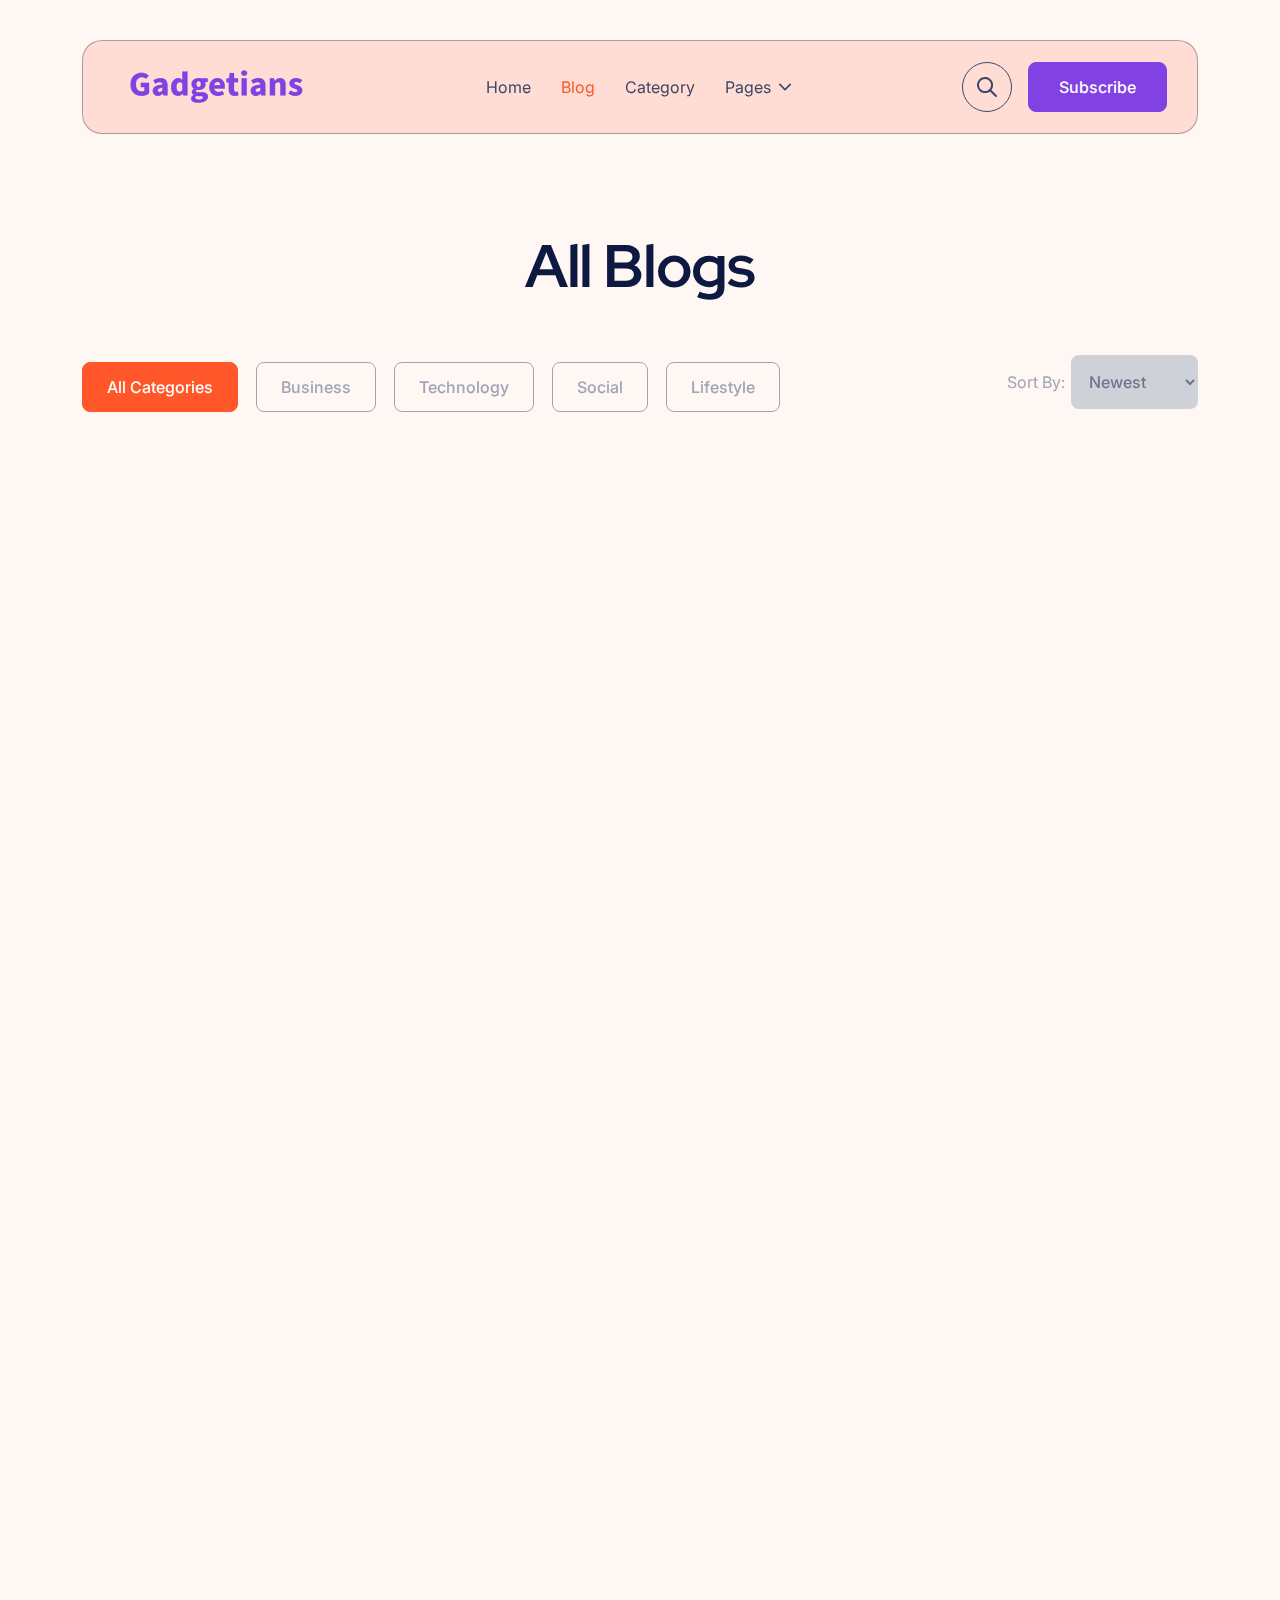
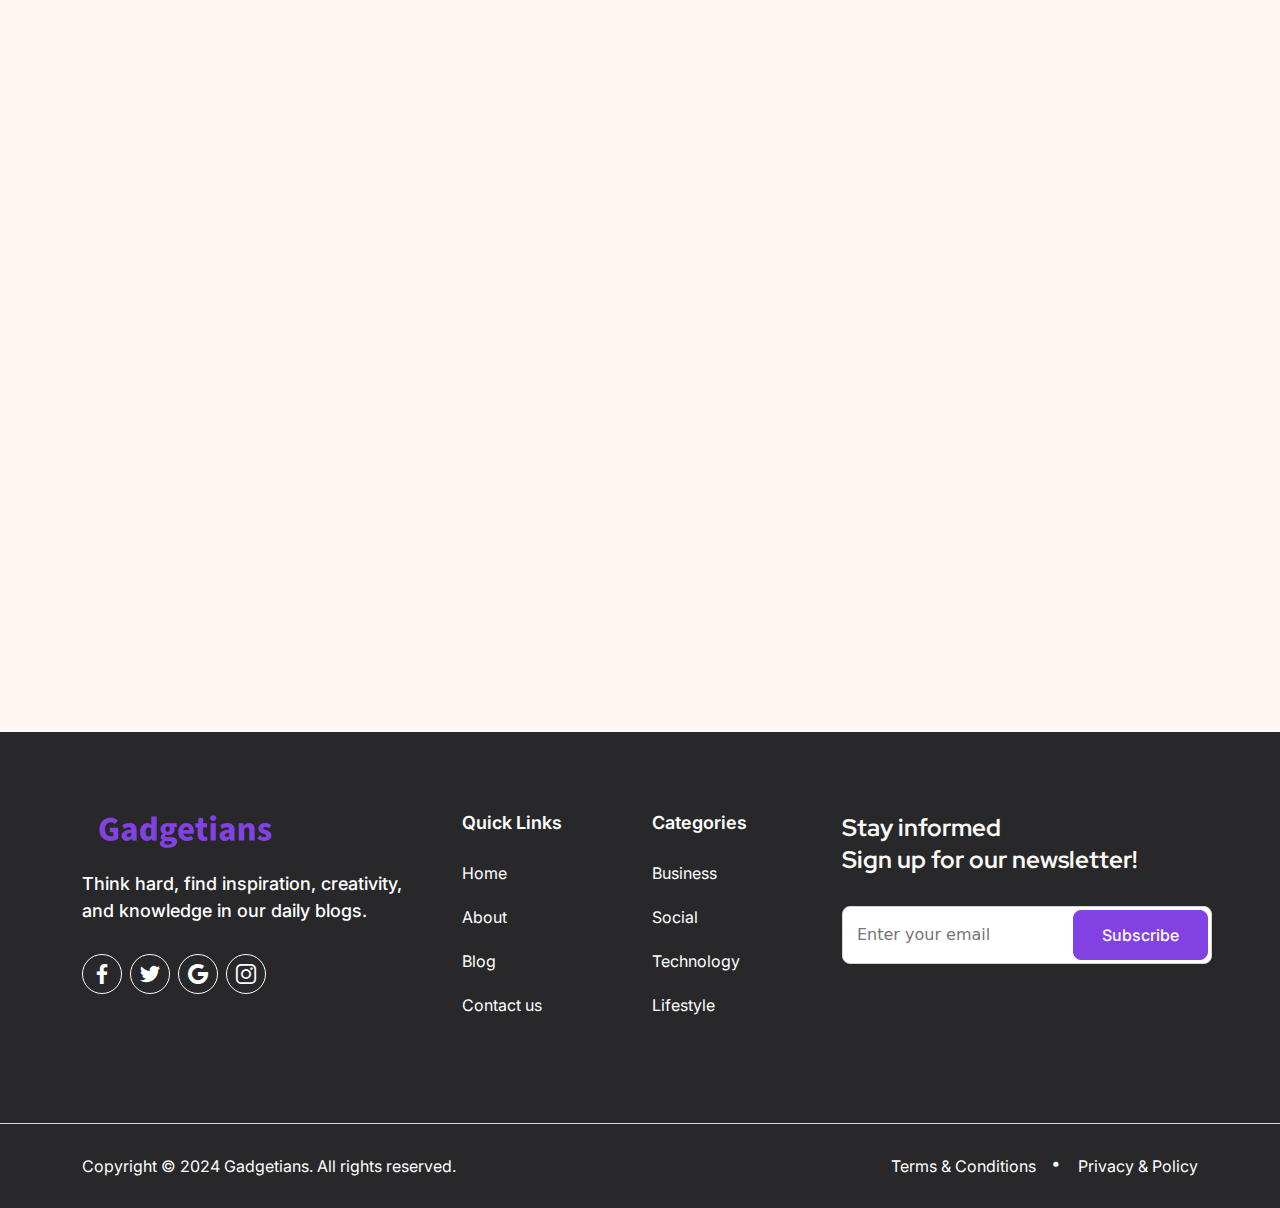
<file: all-blog-1.html>
<!DOCTYPE html>
<html lang="en">

<head>
    <meta charset="UTF-8">
    <meta name="viewport" content="width=device-width, initial-scale=1.0">
    <title>Gadgetians | All Blogs</title>
    <!-- Favicon -->
    <link rel="icon" type="image/x-icon" href="assets/images/favicon.ico">
    <!-- Inter, Red Hat Display Google Font -->
    <link rel="preconnect" href="https://fonts.googleapis.com">
    <link rel="preconnect" href="https://fonts.gstatic.com" crossorigin>
    <link
        href="https://fonts.googleapis.com/css2?family=Inter:wght@100..900&family=Red+Hat+Display:ital,wght@0,300..900;1,300..900&display=swap"
        rel="stylesheet">
    <!-- Flaticon-->
    <link rel="stylesheet" href="assets/css/fonts/flaticon_mycollection.css">
    <!-- Bootstrap -->
    <link rel="stylesheet" href="assets/css/bootstrap.min.css">
    <!-- Meanmenu CSS -->
    <link rel="stylesheet" href="assets/css/meanmenu.css">
    <!-- Slick Slider -->
    <link rel="stylesheet" href="assets/css/slick-theme.css">
    <link rel="stylesheet" href="assets/css/slick.css">
    <!-- AOS CSS -->
    <link rel="stylesheet" href="assets/css/aos.css">
    <!-- ligghtbox -->
    <link rel="stylesheet" href="assets/css/lightboxify.min.css">
    <!-- Style CSS -->
    <link rel="stylesheet" href="assets/css/style.css">
    <!-- Responsive CSS -->
    <link rel="stylesheet" href="assets/css/responsive.css">
</head>

<body>
    <!-- Header 1 Section Start -->
    <header id="header" class="header cr-border-bottom">
        <div class="ark-nav">
            <div class="container d-none d-lg-block">
                <div class="header-inner">
                    <a href="index.html" class="logo">
                        <img src="assets/images/icons/Logo.png" alt="logo">
                    </a>
                    <nav class="mainmenu" style="display: block;">
                        <ul>
                            <li class="cr-dropdown">
                                <a href="index.html">Home</a>
                            </li>
                            <li class="cr-dropdown">
                                <a class="active" href="all-blog-1.html">Blog</a>
                            </li>
                            <li class="cr-dropdown">
                                <a href="category-1.html">Category</a>
                            </li>
                            <li class="cr-dropdown last-element">
                                <a href="#">Pages <i class="flaticon-arrow-down-sign-to-navigate"></i></a>
                                <ul>
                                    <li>
                                        <a href="blog-details-2.html">Blog Details</a>
                                    </li>
                                    <li>
                                        <a href="coming-soon.html">ComingSoon</a>
                                    </li>
                                    <li>
                                        <a href="error-404.html">Error</a>
                                    </li>
                                </ul>
                            </li>
                        </ul>
                    </nav>

                    <div class="ark-header-button d-lg-block d-none">
                        <div class="d-flex gap-3">
                            <button type="button" class="open_search"><i class="flaticon-search"></i></button>
                            <div class="search_block">
                                <div class="search_box">
                                    <div class="inner">
                                        <input type="text" name="search" class="search_input" autocomplete="off"
                                            placeholder="Search here...">
                                        <button type="button" class="search_icon"><i
                                                class="flaticon-search"></i></button>
                                    </div>
                                </div>
                                <div class="overlayer"></div>
                            </div>
                            <a href="#ark-newsletter" role="button" class="btn-text btn-violet">Subscribe</a>
                        </div>
                    </div>
                </div>
            </div>
            <div class="mobile-menu-wrap d-block d-lg-none">
                <div class="container">
                    <div class="mobile-menu">
                        <div class="ark-mobile-menu">
                            <a href="index.html" class="mobile-logo">
                                <img src="assets/images/icons/Logo.png" alt="logo">
                            </a>
                            <div class="ark-header-button d-lg-none">
                                <div class="d-flex gap-3">
                                    <button type="button" class="open_search"><i class="flaticon-search"></i></button>
                                    <div class="search_block">
                                        <div class="search_box">
                                            <div class="inner">
                                                <input type="text" name="search" class="search_input" autocomplete="off"
                                                    placeholder="Search here...">
                                                <button type="button" class="search_icon"><i
                                                        class="flaticon-search"></i></button>
                                            </div>
                                        </div>
                                        <div class="overlayer"></div>
                                    </div>
                                </div>
                            </div>
                        </div>
                    </div>
                </div>
            </div>
        </div>
    </header>
    <!-- Header 1 Section End -->



    <!-- All Blogs Section Start -->
    <div id="ark-all-blog" class="ark-all-blog ark-all-blog-3">
        <div class="ark-all-blog-area">
            <div class="container">
                <div class="all-blogs-content all-blogs-content-2">
                    <div class="section-title" data-aos="fade-down">
                        <h2 class="text-center">All Blogs</h2>
                    </div>
                    <div class="tab-section" data-aos="fade-up">
                        <ul class="nav nav-pills" id="pills-tab" role="tablist">
                            <li class="nav-item" role="presentation">
                                <button class="nav-link active" id="pills-all-tab" data-bs-toggle="pill"
                                    data-bs-target="#pills-all" type="button" role="tab" aria-controls="pills-all"
                                    aria-selected="true">All Categories</button>
                            </li>
                            <li class="nav-item" role="presentation">
                                <button class="nav-link" id="pills-business-tab" data-bs-toggle="pill"
                                    data-bs-target="#pills-business" type="button" role="tab"
                                    aria-controls="pills-business" aria-selected="false">Business</button>
                            </li>
                            <li class="nav-item" role="presentation">
                                <button class="nav-link" id="pills-technology-tab" data-bs-toggle="pill"
                                    data-bs-target="#pills-technology" type="button" role="tab"
                                    aria-controls="pills-technology" aria-selected="false">Technology</button>
                            </li>
                            <li class="nav-item" role="presentation">
                                <button class="nav-link" id="pills-social-tab" data-bs-toggle="pill"
                                    data-bs-target="#pills-social" type="button" role="tab" aria-controls="pills-social"
                                    aria-selected="false">Social</button>
                            </li>
                            <li class="nav-item" role="presentation">
                                <button class="nav-link" id="pills-lifestyle-tab" data-bs-toggle="pill"
                                    data-bs-target="#pills-lifestyle" type="button" role="tab"
                                    aria-controls="pills-lifestyle" aria-selected="false">Lifestyle</button>
                            </li>
                        </ul>
                        <div class="sort-btn-dropdown">
                            <p class="">Sort By:</p>
                            <select>
                                <option>Newest</option>
                                <option>Oldest</option>
                            </select>
                        </div>
                    </div>

                    <div class="tab-content" id="pills-tabContent">
                        <div class="tab-pane fade show active" id="pills-all" role="tabpanel"
                            aria-labelledby="pills-all-tab" tabindex="0">
                            <div class="row">
                                <div class="col-xl-4 col-lg-6 col-md-6 mb-4" data-aos="fade-up"
                                    data-aos-anchor-placement="top-center">
                                    <div class="all-single-blog-3">
                                        <a href="blog-details-2.html"><img src="assets/images/blog-6.png"
                                                alt="Blog Img"></a>
                                        <div class="content-box">
                                            <div class="d-flex align-item-center gap-2 mb-2">
                                                <a href="category-1.html" class="category">Business</a>
                                                <p class="date"><i class="flaticon-calendar"></i>10 Oct, 2024</p>
                                                <p class="reading-time"><i class="flaticon-circle"></i>4 min read</p>
                                            </div>
                                            <a href="blog-details-2.html" class="title">Samsung Galaxy S25 Ultra leaks:
                                                What’s new and exciting!</a>
                                            <a class="continue-btn" href="blog-details-2.html" role="button">Continue
                                                Reading <i class="flaticon-next"></i></a>
                                        </div>
                                    </div>
                                </div>
                                <div class="col-xl-4 col-lg-6 col-md-6 mb-4" data-aos="fade-up"
                                    data-aos-anchor-placement="top-center">
                                    <div class="all-single-blog-3">
                                        <a href="blog-details-2.html"><img src="assets/images/blog-20.png"
                                                alt="Blog Img"></a>
                                        <div class="content-box">
                                            <div class="d-flex align-item-center gap-2 mb-2">
                                                <a href="category-1.html" class="category">Lifestyle</a>
                                                <p class="date"><i class="flaticon-calendar"></i>12 Oct, 2024</p>
                                                <p class="reading-time"><i class="flaticon-circle"></i>3 min read</p>
                                            </div>
                                            <a href="blog-details-2.html" class="title">Gearing Up for the 2024
                                                Olympics: Bring Your Cyber-Protection Game</a>
                                            <a class="continue-btn" href="blog-details-2.html" role="button">Continue
                                                Reading <i class="flaticon-next"></i></a>
                                        </div>
                                    </div>
                                </div>
                                <div class="col-xl-4 col-lg-6 col-md-6 mb-4" data-aos="fade-up"
                                    data-aos-anchor-placement="top-center">
                                    <div class="all-single-blog-3">
                                        <a href="blog-details-2.html"><img src="assets/images/blog-12.png"
                                                alt="Blog Img"></a>
                                        <div class="content-box">
                                            <div class="d-flex align-item-center gap-2 mb-2">
                                                <a href="category-1.html" class="category">Business</a>
                                                <p class="date"><i class="flaticon-calendar"></i>10 Oct, 2024</p>
                                                <p class="reading-time"><i class="flaticon-circle"></i>5 min read</p>
                                            </div>
                                            <a href="blog-details-2.html" class="title">Compelling New Headphones From
                                                Heavys and Sonos</a>
                                            <a class="continue-btn" href="blog-details-2.html" role="button">Continue
                                                Reading <i class="flaticon-next"></i></a>
                                        </div>
                                    </div>
                                </div>
                                <div class="col-xl-4 col-lg-6 col-md-6 mb-4" data-aos="fade-up"
                                    data-aos-anchor-placement="top-center">
                                    <div class="all-single-blog-3">
                                        <a href="blog-details-2.html"><img src="assets/images/blog-10.png"
                                                alt="Blog Img"></a>
                                        <div class="content-box">
                                            <div class="d-flex align-item-center gap-2 mb-2">
                                                <a href="category-1.html" class="category">Lifestyle</a>
                                                <p class="date"><i class="flaticon-calendar"></i>16 Oct, 2024</p>
                                                <p class="reading-time"><i class="flaticon-circle"></i>4 min read</p>
                                            </div>
                                            <a href="blog-details-2.html" class="title">Strong Basics: The Building
                                                Blocks of Software Engineering</a>
                                            <a class="continue-btn" href="blog-details-2.html" role="button">Continue
                                                Reading <i class="flaticon-next"></i></a>
                                        </div>
                                    </div>
                                </div>
                                <div class="col-xl-4 col-lg-6 col-md-6 mb-4" data-aos="fade-up"
                                    data-aos-anchor-placement="top-center">
                                    <div class="all-single-blog-3">
                                        <a href="blog-details-2.html"><img src="assets/images/blog-2.png"
                                                alt="Blog Img"></a>
                                        <div class="content-box">
                                            <div class="d-flex align-item-center gap-2 mb-2">
                                                <a href="category-1.html" class="category">Technology</a>
                                                <p class="date"><i class="flaticon-calendar"></i>03 Oct, 2024</p>
                                                <p class="reading-time"><i class="flaticon-circle"></i>4 min read</p>
                                            </div>
                                            <a href="blog-details-2.html" class="title">Osmo Action 5 Pro Standard
                                                Combo: Powerful All-New 1/1.3″ Sensor by DJI on Gadget Flow</a>
                                            <a class="continue-btn" href="blog-details-2.html" role="button">Continue
                                                Reading <i class="flaticon-next"></i></a>
                                        </div>
                                    </div>
                                </div>
                                <div class="col-xl-4 col-lg-6 col-md-6 mb-4" data-aos="fade-up"
                                    data-aos-anchor-placement="top-center">
                                    <div class="all-single-blog-3">
                                        <a href="blog-details-2.html"><img src="assets/images/blog-5.png"
                                                alt="Blog Img"></a>
                                        <div class="content-box">
                                            <div class="d-flex align-item-center gap-2 mb-2">
                                                <a href="category-1.html" class="category">Business</a>
                                                <p class="date"><i class="flaticon-calendar"></i>10 Oct, 2024</p>
                                                <p class="reading-time"><i class="flaticon-circle"></i>4 min read</p>
                                            </div>
                                            <a href="blog-details-2.html" class="title">M4 MacBook Pro leaks: 4 amazing
                                                new features</a>
                                            <a class="continue-btn" href="blog-details-2.html" role="button">Continue
                                                Reading <i class="flaticon-next"></i></a>
                                        </div>
                                    </div>
                                </div>
                                <div class="col-xl-4 col-lg-6 col-md-6 mb-4" data-aos="fade-up"
                                    data-aos-anchor-placement="top-center">
                                    <div class="all-single-blog-3">
                                        <a href="blog-details-2.html"><img src="assets/images/blog-19.png"
                                                alt="Blog Img"></a>
                                        <div class="content-box">
                                            <div class="d-flex align-item-center gap-2 mb-2">
                                                <a href="category-1.html" class="category">Business</a>
                                                <p class="date"><i class="flaticon-calendar"></i>11 Oct, 2024</p>
                                                <p class="reading-time"><i class="flaticon-circle"></i>4 min read</p>
                                            </div>
                                            <a href="blog-details-2.html" class="title">Google Taking Pre-Orders for Its
                                                First Foldable Phone</a>
                                            <a class="continue-btn" href="blog-details-2.html" role="button">Continue
                                                Reading <i class="flaticon-next"></i></a>
                                        </div>
                                    </div>
                                </div>
                                <div class="col-xl-4 col-lg-6 col-md-6 mb-4" data-aos="fade-up"
                                    data-aos-anchor-placement="top-center">
                                    <div class="all-single-blog-3">
                                        <a href="blog-details-2.html"><img src="assets/images/blog-18.png"
                                                alt="Blog Img"></a>
                                        <div class="content-box">
                                            <div class="d-flex align-item-center gap-2 mb-2">
                                                <a href="category-1.html" class="category">Business</a>
                                                <p class="date"><i class="flaticon-calendar"></i>10 Oct, 2024</p>
                                                <p class="reading-time"><i class="flaticon-circle"></i>4 min read</p>
                                            </div>
                                            <a href="blog-details-2.html" class="title">Unresolved Conflicts Slow eSIM
                                                Upgrade Path to Better IoT Security</a>
                                            <a class="continue-btn" href="blog-details-2.html" role="button">Continue
                                                Reading <i class="flaticon-next"></i></a>
                                        </div>
                                    </div>
                                </div>
                                <div class="col-xl-4 col-lg-6 col-md-6 mb-4" data-aos="fade-up"
                                    data-aos-anchor-placement="top-center">
                                    <div class="all-single-blog-3">
                                        <a href="blog-details-2.html"><img src="assets/images/blog-15.png"
                                                alt="Blog Img"></a>
                                        <div class="content-box">
                                            <div class="d-flex align-item-center gap-2 mb-2">
                                                <a href="category-1.html" class="category">Lifestyle</a>
                                                <p class="date"><i class="flaticon-calendar"></i>10 Oct, 2024</p>
                                                <p class="reading-time"><i class="flaticon-circle"></i>4 min read</p>
                                            </div>
                                            <a href="blog-details-2.html" class="title">Get to Know SevaCare | Blood
                                                Pressure Monitor & Pulse Oximeter</a>
                                            <a class="continue-btn" href="blog-details-2.html" role="button">Continue
                                                Reading <i class="flaticon-next"></i></a>
                                        </div>
                                    </div>
                                </div>
                            </div>
                        </div>
                        <div class="tab-pane fade" id="pills-business" role="tabpanel"
                            aria-labelledby="pills-business-tab" tabindex="0">
                            <div class="row">
                                <div class="col-xl-4 col-lg-6 col-md-6 mb-4">
                                    <div class="all-single-blog-3">
                                        <a href="blog-details-2.html"><img src="assets/images/blog-9.png"
                                                alt="Blog Img"></a>
                                        <div class="content-box">
                                            <div class="d-flex align-item-center gap-2 mb-2">
                                                <a href="category-1.html" class="category">Business</a>
                                                <p class="date"><i class="flaticon-calendar"></i>10 May, 2024</p>
                                                <p class="reading-time"><i class="flaticon-circle"></i>4 min read</p>
                                            </div>
                                            <a href="blog-details-2.html" class="title">Navigating the Future of Remote
                                                Work,
                                                Strategies for
                                                Success</a>
                                            <a class="continue-btn" href="blog-details-2.html" role="button">Continue
                                                Reading <i class="flaticon-next"></i></a>
                                        </div>
                                    </div>
                                </div>
                            </div>
                        </div>
                        <div class="tab-pane fade" id="pills-technology" role="tabpanel"
                            aria-labelledby="pills-technology-tab" tabindex="0">
                            <div class="row">
                                <div class="col-xl-4 col-lg-6 col-md-6 mb-4">
                                    <div class="all-single-blog-3">
                                        <a href="blog-details-2.html"><img src="assets/images/blog-5.png"
                                                alt="Blog Img"></a>
                                        <div class="content-box">
                                            <div class="d-flex align-item-center gap-2 mb-2">
                                                <a href="category-1.html" class="category">Technology</a>
                                                <p class="date"><i class="flaticon-calendar"></i>10 Oct, 2024</p>
                                                <p class="reading-time"><i class="flaticon-circle"></i>4 min read</p>
                                            </div>
                                            <a href="blog-details-2.html" class="title">M4 MacBook Pro leaks: 4 amazing
                                                new features</a>
                                            <a class="continue-btn" href="blog-details-2.html" role="button">Continue
                                                Reading <i class="flaticon-next"></i></a>
                                        </div>
                                    </div>
                                </div>
                            </div>
                        </div>
                        <div class="tab-pane fade" id="pills-social" role="tabpanel" aria-labelledby="pills-social-tab"
                            tabindex="0">
                            <div class="row">
                                <div class="col-xl-4 col-lg-6 col-md-6 mb-4">
                                    <div class="all-single-blog-3">
                                        <a href="blog-details-2.html"><img src="assets/images/blog-5.png"
                                                alt="Blog Img"></a>
                                        <div class="content-box">
                                            <div class="d-flex align-item-center gap-2 mb-2">
                                                <a href="category-1.html" class="category">Social</a>
                                                <p class="date"><i class="flaticon-calendar"></i>10 Oct, 2024</p>
                                                <p class="reading-time"><i class="flaticon-circle"></i>4 min read</p>
                                            </div>
                                            <a href="blog-details-2.html" class="title">M4 MacBook Pro leaks: 4 amazing
                                                new features</a>
                                            <a class="continue-btn" href="blog-details-2.html" role="button">Continue
                                                Reading <i class="flaticon-next"></i></a>
                                        </div>
                                    </div>
                                </div>
                            </div>
                        </div>
                        <div class="tab-pane fade" id="pills-lifestyle" role="tabpanel"
                            aria-labelledby="pills-lifestyle-tab" tabindex="0">
                            <div class="row">
                                <div class="col-xl-4 col-lg-6 col-md-6 mb-4">
                                    <div class="all-single-blog-3">
                                        <a href="blog-details-2.html"><img src="assets/images/blog-5.png"
                                                alt="Blog Img"></a>
                                        <div class="content-box">
                                            <div class="d-flex align-item-center gap-2 mb-2">
                                                <a href="category-1.html" class="category">Lifestyle</a>
                                                <p class="date"><i class="flaticon-calendar"></i>10 Oct, 2024</p>
                                                <p class="reading-time"><i class="flaticon-circle"></i>4 min read</p>
                                            </div>
                                            <a href="blog-details-2.html" class="title">M4 MacBook Pro leaks: 4 amazing
                                                new features</a>
                                            <a class="continue-btn" href="blog-details-2.html" role="button">Continue
                                                Reading <i class="flaticon-next"></i></a>
                                        </div>
                                    </div>
                                </div>
                            </div>
                        </div>
                    </div>
                </div>
                <div class="blog-pagination-box-2" data-aos="fade-up">
                    <div class="blog-pagination-2 blog-pagination-5">
                        <nav aria-label="Page">
                            <ul class="pagination">
                                <li class="page-item"><a class="page-link" href="#"><i
                                            class="flaticon-left-arrow"></i></a></li>
                                <li class="page-item"><a class="page-link active" href="#">1</a></li>
                                <li class="page-item"><a class="page-link" href="#">2</a></li>
                                <li class="page-item"><a class="page-link" href="#">3</a></li>
                                <li class="page-item"><a class="page-link" href="#">3</a></li>
                                <li class="page-item"><a class="page-link" href="#">5</a></li>
                                <li class="page-item"><a class="page-link" href="#">...</a></li>
                                <li class="page-item"><a class="page-link" href="#">10</a></li>
                                <li class="page-item"><a class="page-link" href="#"><i
                                            class="flaticon-right-arrow"></i></a></li>
                            </ul>
                        </nav>
                    </div>
                </div>
            </div>
        </div>
    </div>
    <!-- All Blogs Section End -->



    <!-- Instagram Image 1 Section Start -->
    <div id="insta-gallary" class="insta-gallary section-pt">
        <div class="insta-gallary-area">
            <div class="">
                <div class="insta-gallary-content-2">
                    <div class="section-title mb-12" data-aos="fade-down">
                        <h3 class="text-center">Follow Me On Instagram</h3>
                    </div>
                    <div class="lightbox">
                        <div class="lightbox-item" data-aos="zoom-in" data-src="assets/images/gallery-6-min.jpeg"
                            data-caption="image 1">
                            <img src="assets/images/gallery-6-min.jpeg" alt="images">
                        </div>
                        <div class="lightbox-item" data-aos="zoom-in" data-src="assets/images/gallery-10-min.jpeg"
                            data-caption="image 2">
                            <img src="assets/images/gallery-10-min.jpeg" alt="images">
                        </div>
                        <div class="lightbox-item" data-aos="zoom-in" data-src="assets/images/gallery-11-min.png"
                            data-caption="image 3">
                            <img src="assets/images/gallery-11-min.png" alt="images">
                        </div>
                        <div class="lightbox-item" data-aos="zoom-in" data-src="assets/images/gallery-12-min.jpeg"
                            data-caption="image 4">
                            <img src="assets/images/gallery-12-min.jpeg" alt="images">
                        </div>
                        <div class="lightbox-item" data-aos="zoom-in" data-src="assets/images/gallery-9-min.png"
                            data-caption="image 5">
                            <img src="assets/images/gallery-9-min.png" alt="images">
                        </div>
                    </div>
                </div>
            </div>
        </div>
    </div>
    <!-- Instagram Image 1 Section End -->



    <!-- Scroll To Top Start -->
    <button id="scrollToTop" class="scrollToTop" data-aos="zoom-in"><i class="flaticon-right"></i></button>
    <!-- Scroll To Top End -->



    <!-- Footer Section start-->
    <div id="footer-1" class="footer-1">
        <div class="footer-area">
            <div class="container">
                <div class="footer-content">
                    <div class="row">
                        <div class="col-lg-4 col-md-6 mb-4">
                            <div class="footer-menu">
                                <a href="index.html"><img src="assets/images/icons/Logo.png" alt="Site logo"></a>
                                <p class="text">Think hard, find inspiration, creativity, and knowledge in our daily
                                    blogs.</p>
                                <ul class="social-icon d-flex gap-2">
                                    <li><a href="#"><i class="flaticon-facebook-app-symbol"></i></a></li>
                                    <li><a href="#"><i class="flaticon-twitter"></i></a></li>
                                    <li><a href="#"><i class="flaticon-google"></i></a></li>
                                    <li><a href="#"><i class="flaticon-instagram"></i></a></li>
                                </ul>
                            </div>
                        </div>
                        <div class="col-lg-2 col-md-6 mb-4">
                            <div class="footer-menu">
                                <p class="menu-category">Quick Links</p>
                                <ul class="menu-list">
                                    <li><a href="index.html">Home</a></li>
                                    <li><a href="index-2.html">About</a></li>
                                    <li><a href="all-blog-1.html">Blog</a></li>
                                    <li><a href="all-blog-2.html">Contact us</a></li>
                                </ul>
                            </div>
                        </div>
                        <div class="col-lg-2 col-md-6 mb-4">
                            <div class="footer-menu">
                                <p class="menu-category">Categories</p>
                                <ul class="menu-list">
                                    <li><a href="category-1.html">Business</a></li>
                                    <li><a href="category-2.html">Social</a></li>
                                    <li><a href="category-1.html">Technology</a></li>
                                    <li><a href="category-2.html">Lifestyle</a></li>
                                </ul>
                            </div>
                        </div>
                        <div class="col-lg-4 col-md-6">
                            <div class="footer-menu">
                                <h6>Stay informed <br>Sign up for our newsletter!</h6>
                                <form class="email-form">
                                    <input type="email" required class="email-form-input"
                                        placeholder="Enter your email">
                                    <button type="submit" class="btn-text btn-violet subscribe-btn">Subscribe</button>
                                </form>
                            </div>
                        </div>
                    </div>
                </div>
            </div>
            <hr class="hr-line">
            <div class="container">
                <div class="copyright-section">
                    <p class="text">Copyright © 2024 Gadgetians. All rights reserved.</p>
                    <div class="d-flex gap-3 align-item-center">
                        <a class="text" href="#">Terms & Conditions</a>
                        <i class="flaticon-circle"></i>
                        <a class="text" href="#">Privacy & Policy</a>
                    </div>
                </div>
            </div>
        </div>
    </div>
    <!-- Footer Section End-->



    <!-- jQuery -->
    <script src="assets/js/jquery-3.7.1.min.js"></script>
    <!-- Bootstrap -->
    <script src="assets/js/bootstrap.bundle.min.js"></script>
    <!-- Meanmenu -->
    <script src="assets/js/jquery.meanmenu.js"></script>
    <!-- Slick Slider -->
    <script src="assets/js/slick.min.js"></script>
    <!-- AOS Js -->
    <script src="assets/js/aos.js"></script>
    <!-- Lightbox -->
    <script src="assets/js/lightboxify.min.js"></script>
    <!-- Main Script -->
    <script src="assets/js/main.js"></script>
</body>

</html>
</file>
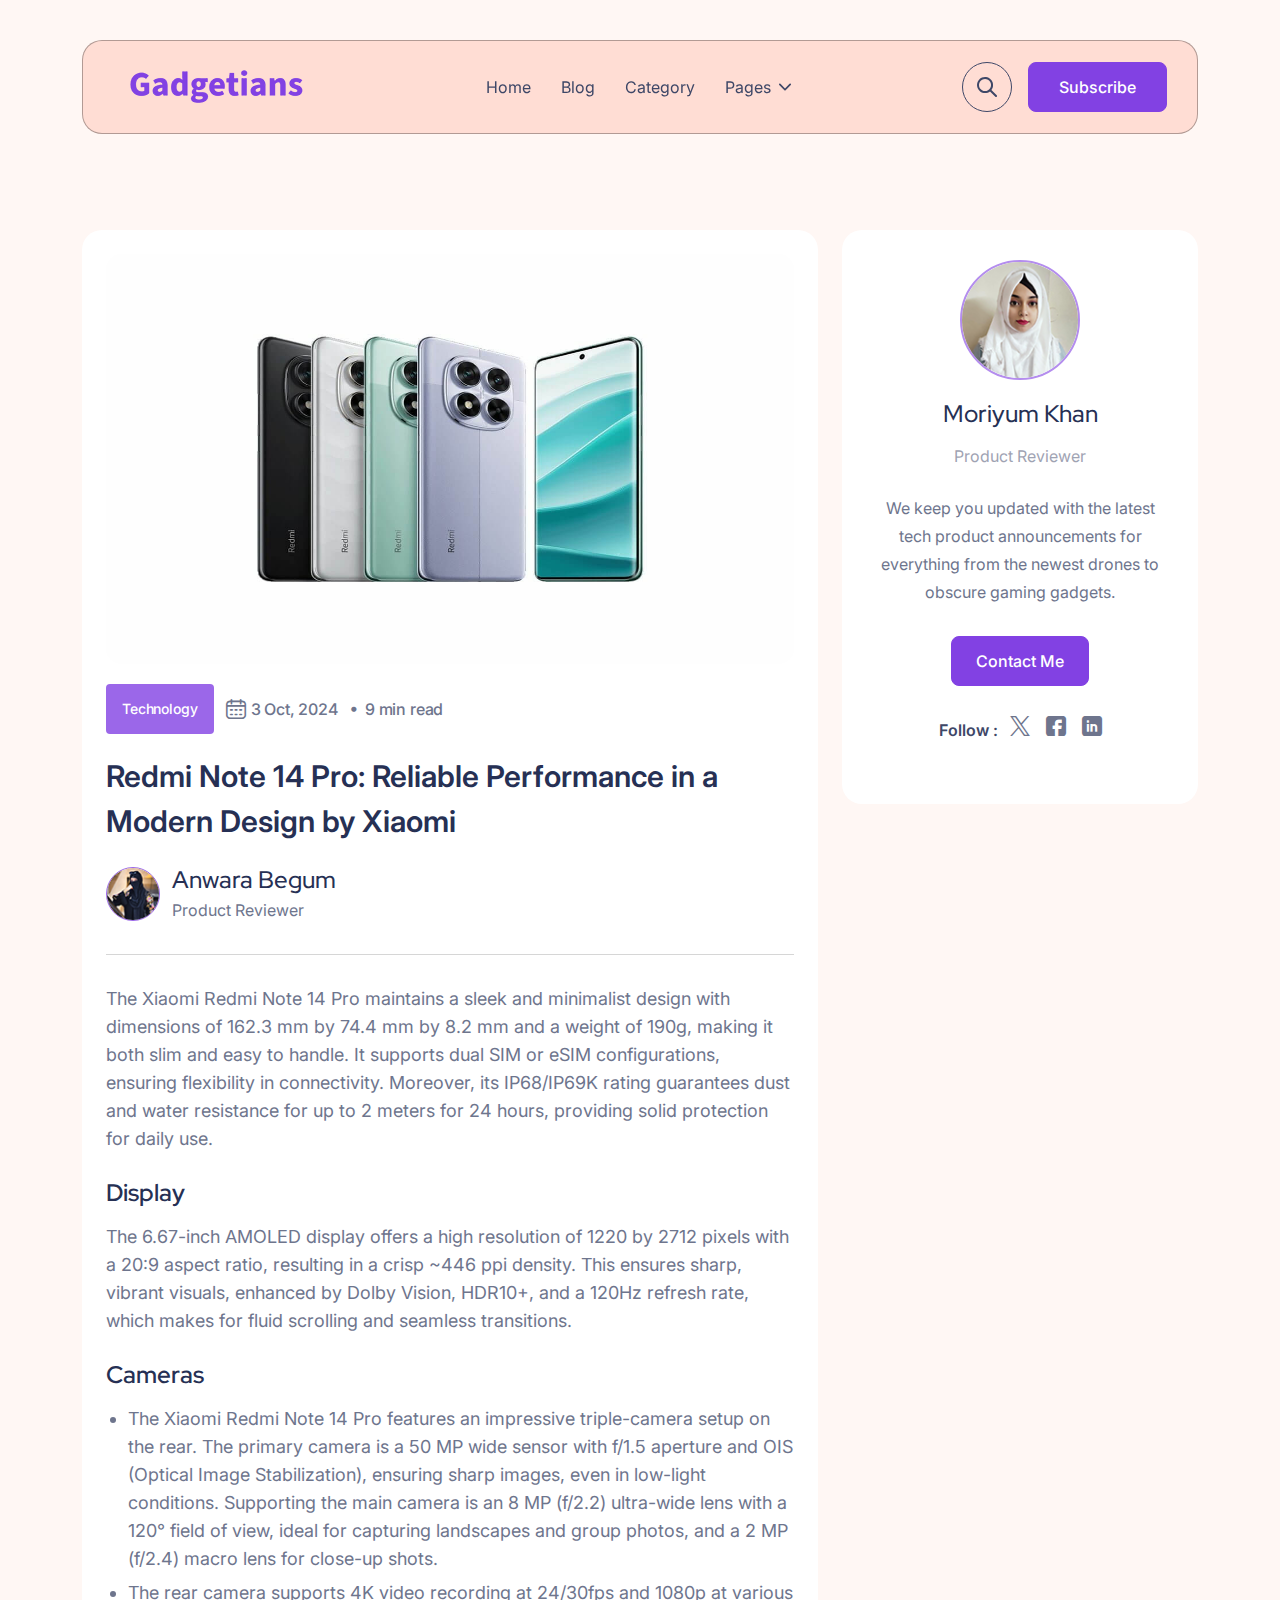
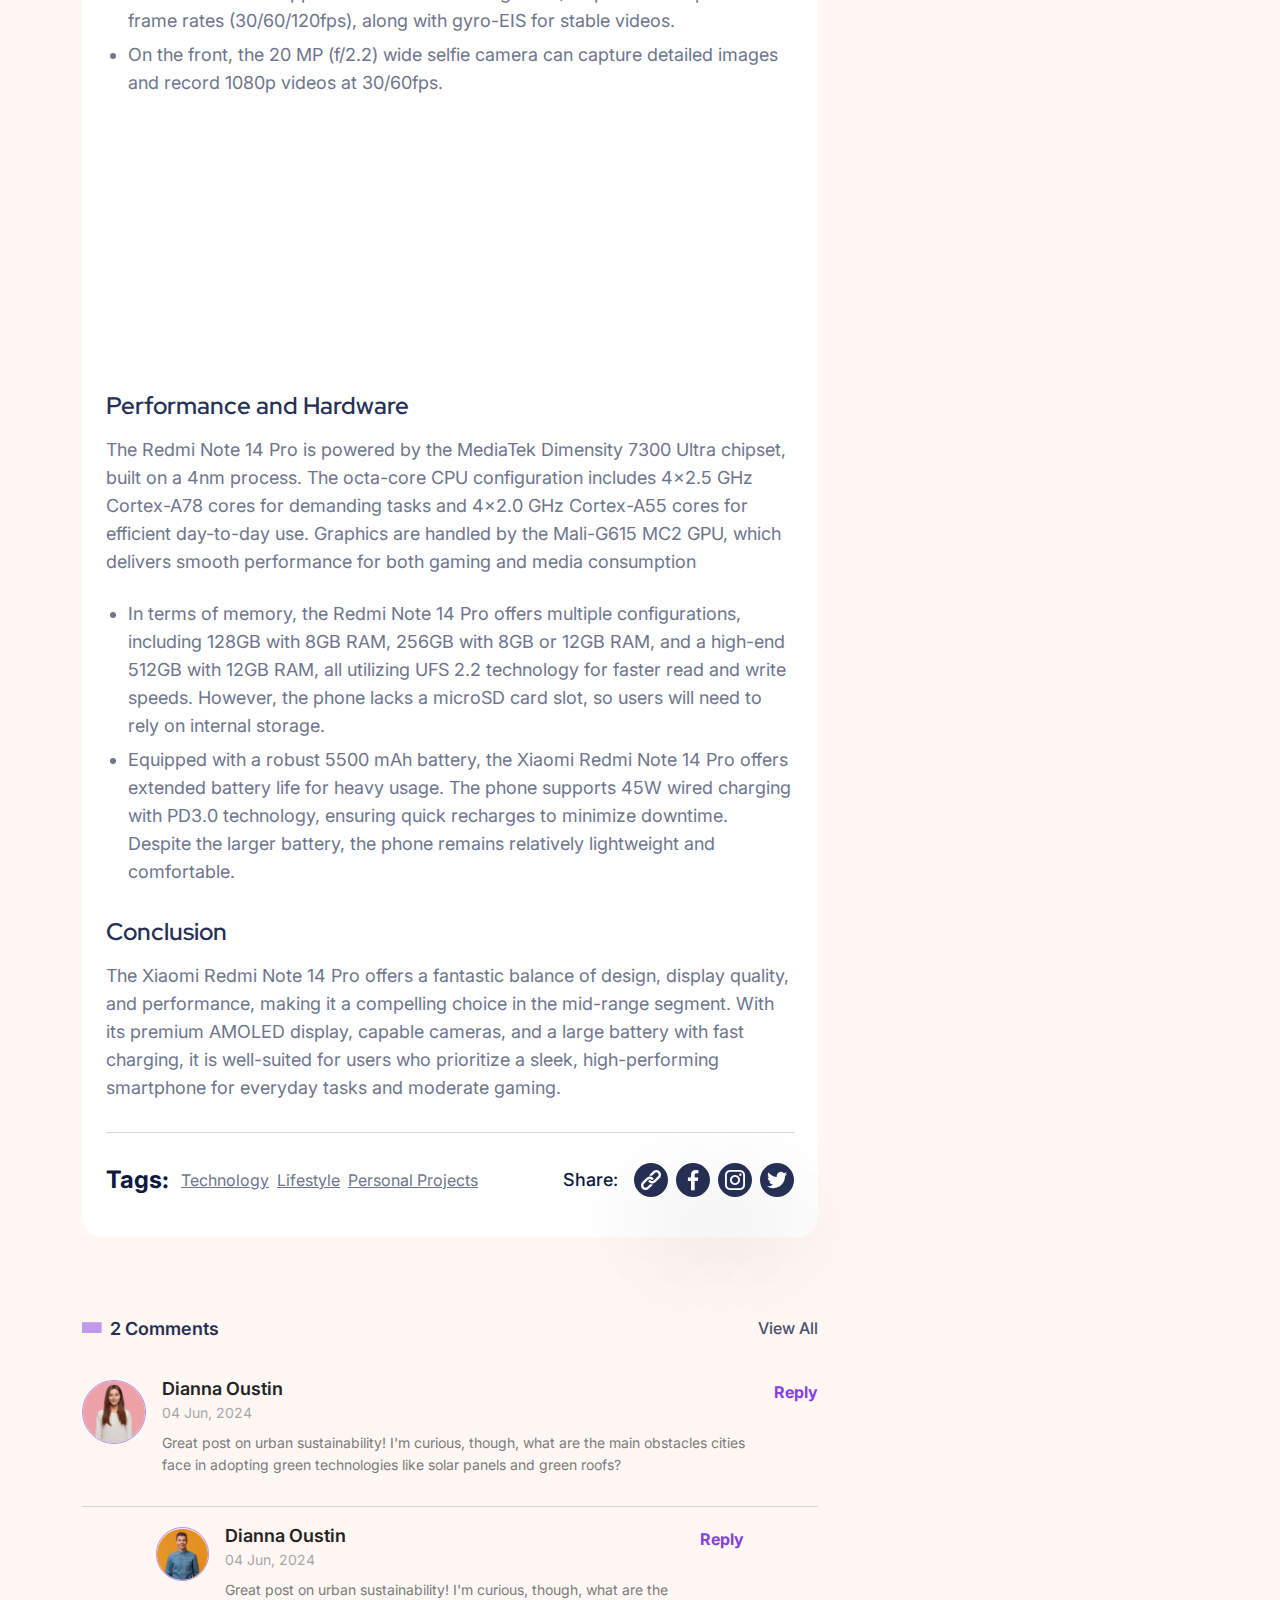
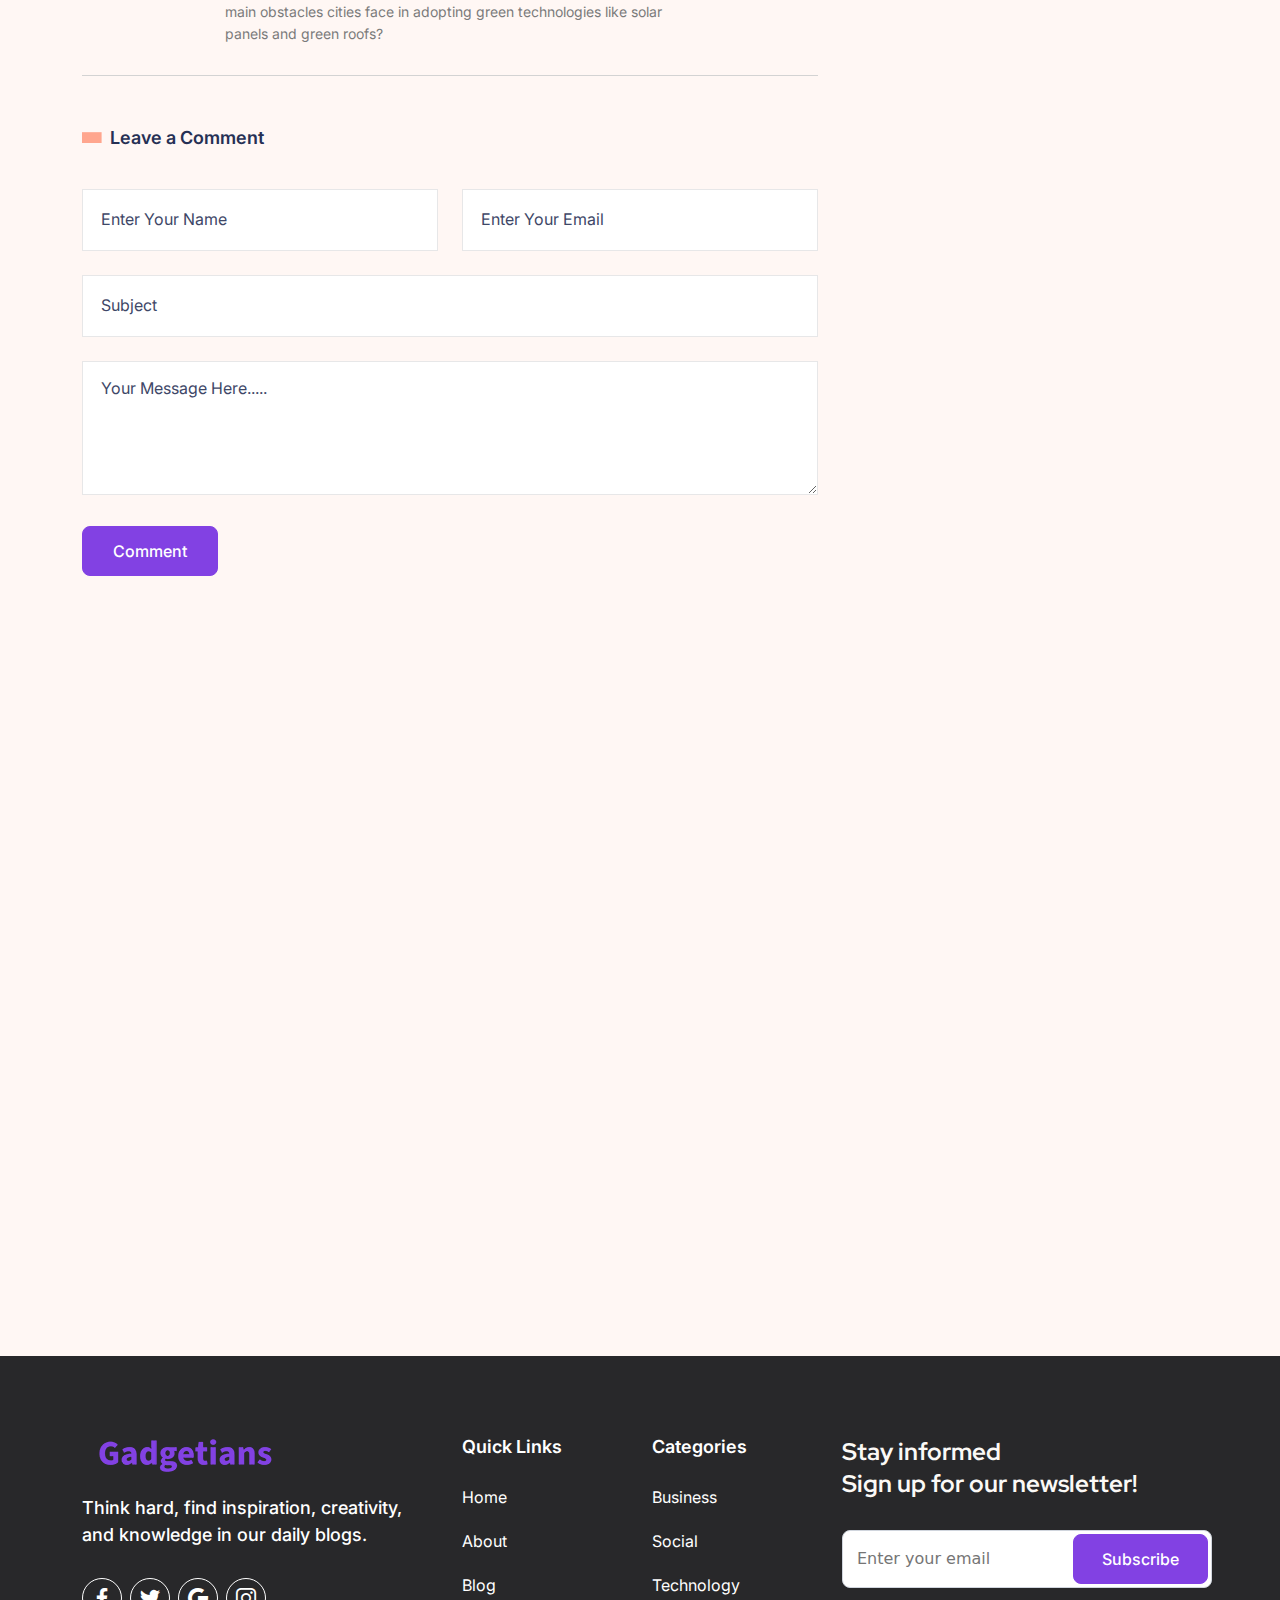
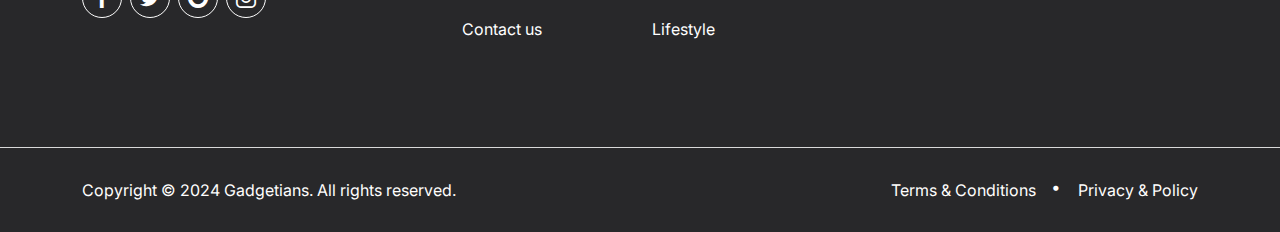
<file: blog-details-2.html>
<!DOCTYPE html>
<html lang="en">

<head>
    <meta charset="UTF-8">
    <meta name="viewport" content="width=device-width, initial-scale=1.0">
    <title>Gadgetians | Blog Details</title>
    <!-- Favicon -->
    <link rel="icon" type="image/x-icon" href="assets/images/favicon.ico">
    <!-- Inter, Red Hat Display Google Font -->
    <link rel="preconnect" href="https://fonts.googleapis.com">
    <link rel="preconnect" href="https://fonts.gstatic.com" crossorigin>
    <link
        href="https://fonts.googleapis.com/css2?family=Inter:wght@100..900&family=Red+Hat+Display:ital,wght@0,300..900;1,300..900&display=swap"
        rel="stylesheet">
    <!-- Flaticon-->
    <link rel="stylesheet" href="assets/css/fonts/flaticon_mycollection.css">
    <!-- Bootstrap -->
    <link rel="stylesheet" href="assets/css/bootstrap.min.css">
    <!-- Meanmenu CSS -->
    <link rel="stylesheet" href="assets/css/meanmenu.css">
    <!-- Slick Slider -->
    <link rel="stylesheet" href="assets/css/slick-theme.css">
    <link rel="stylesheet" href="assets/css/slick.css">
    <!-- AOS CSS -->
    <link rel="stylesheet" href="assets/css/aos.css">
    <!-- ligghtbox -->
    <link rel="stylesheet" href="assets/css/lightboxify.min.css">
    <!-- Style CSS -->
    <link rel="stylesheet" href="assets/css/style.css">
    <!-- Responsive CSS -->
    <link rel="stylesheet" href="assets/css/responsive.css">
</head>

<body>
    <!-- Header 1 Section Start -->
    <header id="header" class="header cr-border-bottom">
        <div class="ark-nav">
            <div class="container d-none d-lg-block">
                <div class="header-inner">
                    <a href="index.html" class="logo">
                        <img src="assets/images/icons/Logo.png" alt="logo">
                    </a>
                    <nav class="mainmenu" style="display: block;">
                        <ul>
                            <li class="cr-dropdown">
                                <a href="index.html">Home</a>
                            </li>
                            <li class="cr-dropdown">
                                <a href="all-blog-1.html">Blog</a>
                            </li>
                            <li class="cr-dropdown">
                                <a href="category-1.html">Category</a>
                            </li>
                            <li class="cr-dropdown last-element">
                                <a href="#">Pages <i class="flaticon-arrow-down-sign-to-navigate"></i></a>
                                <ul>
                                    <li>
                                        <a class="active" href="blog-details-2.html">Blog Details</a>
                                    </li>
                                    <li>
                                        <a href="coming-soon.html">ComingSoon</a>
                                    </li>
                                    <li>
                                        <a href="error-404.html">Error</a>
                                    </li>
                                </ul>
                            </li>
                        </ul>
                    </nav>

                    <div class="ark-header-button d-lg-block d-none">
                        <div class="d-flex gap-3">
                            <button type="button" class="open_search"><i class="flaticon-search"></i></button>
                            <div class="search_block">
                                <div class="search_box">
                                    <div class="inner">
                                        <input type="text" name="search" class="search_input" autocomplete="off"
                                            placeholder="Search here...">
                                        <button type="button" class="search_icon"><i
                                                class="flaticon-search"></i></button>
                                    </div>
                                </div>
                                <div class="overlayer"></div>
                            </div>
                            <a href="#ark-newsletter" role="button" class="btn-text btn-violet">Subscribe</a>
                        </div>
                    </div>
                </div>
            </div>
            <div class="mobile-menu-wrap d-block d-lg-none">
                <div class="container">
                    <div class="mobile-menu">
                        <div class="ark-mobile-menu">
                            <a href="index.html" class="mobile-logo">
                                <img src="assets/images/icons/Logo.png" alt="logo">
                            </a>
                            <div class="ark-header-button d-lg-none">
                                <div class="d-flex gap-3">
                                    <button type="button" class="open_search"><i class="flaticon-search"></i></button>
                                    <div class="search_block">
                                        <div class="search_box">
                                            <div class="inner">
                                                <input type="text" name="search" class="search_input" autocomplete="off"
                                                    placeholder="Search here...">
                                                <button type="button" class="search_icon"><i
                                                        class="flaticon-search"></i></button>
                                            </div>
                                        </div>
                                        <div class="overlayer"></div>
                                    </div>
                                </div>
                            </div>
                        </div>
                    </div>
                </div>
            </div>
        </div>
    </header>
    <!-- Header 1 Section End -->



    <!-- Blog Details Section Start -->
    <div id="blog-details-1" class="blog-details-1">
        <div class="blog-details-1-area">
            <div class="container">
                <div class="row">
                    <div class="col-lg-8">
                        <div class="details-content-2">
                            <div class="feature-img" data-aos="zoom-in">
                                <img src="assets/images/blog-details-1.jpg" alt="Feature Img">
                            </div>
                            <div class="blog-meta-box my-5">
                                <div class="meta-info">
                                    <a class="category" href="category-1.html">Technology</a>
                                    <p class="date"><i class="flaticon-calendar"></i>3 Oct, 2024</p>
                                    <p class="read-time"><i class="flaticon-circle"></i>9 min read</p>
                                </div>
                            </div>
                            <h5>Redmi Note 14 Pro: Reliable Performance in a Modern Design by Xiaomi</h5>
                            <div class="blog-meta-box">
                                <div class="author-details">
                                    <img src="assets/images/author-01.png" alt="author img">
                                    <div>
                                        <p class="name">Anwara Begum</p>
                                        <p class="profession">Product Reviewer</p>
                                    </div>
                                </div>
                            </div>
                            <hr class="hr-line">
                            <div class="details-element-area">
                                <p>The Xiaomi Redmi Note 14 Pro maintains a sleek and minimalist design with dimensions
                                    of 162.3 mm by 74.4 mm by 8.2 mm and a weight of 190g, making it both slim and easy
                                    to handle. It supports dual SIM or eSIM configurations, ensuring flexibility in
                                    connectivity. Moreover, its IP68/IP69K rating guarantees dust and water resistance
                                    for up to 2 meters for 24 hours, providing solid protection for daily use.</p>
                                <h6>Display</h6>
                                <p>The 6.67-inch AMOLED display offers a high resolution of 1220 by 2712 pixels with a
                                    20:9 aspect ratio, resulting in a crisp ~446 ppi density. This ensures sharp,
                                    vibrant visuals, enhanced by Dolby Vision, HDR10+, and a 120Hz refresh rate, which
                                    makes for fluid scrolling and seamless transitions.</p>
                                <h6>Cameras</h6>
                                <ul>
                                    <li>The Xiaomi Redmi Note 14 Pro features an impressive triple-camera setup on the
                                        rear. The primary camera is a 50 MP wide sensor with f/1.5 aperture and OIS
                                        (Optical Image Stabilization), ensuring sharp images, even in low-light
                                        conditions. Supporting the main camera is an 8 MP (f/2.2) ultra-wide lens with a
                                        120° field of view, ideal for capturing landscapes and group photos, and a 2 MP
                                        (f/2.4) macro lens for close-up shots.</li>
                                    <li>The rear camera supports 4K video recording at 24/30fps and 1080p at various
                                        frame rates (30/60/120fps), along with gyro-EIS for stable videos.</li>
                                    <li>On the front, the 20 MP (f/2.2) wide selfie camera can capture detailed images
                                        and record 1080p videos at 30/60fps.</li>
                                </ul>
                                <div class="img-wrapper">
                                    <img data-aos="zoom-in" src="assets/images/blog-details-3.png" alt="Blog Img">
                                    <img data-aos="zoom-in" src="assets/images/blog-details-4.png" alt="Blog Img">
                                </div>
                                <h6>Performance and Hardware</h6>
                                <p>The Redmi Note 14 Pro is powered by the MediaTek Dimensity 7300 Ultra chipset, built
                                    on a 4nm process. The octa-core CPU configuration includes 4x2.5 GHz Cortex-A78
                                    cores for demanding tasks and 4x2.0 GHz Cortex-A55 cores for efficient day-to-day
                                    use. Graphics are handled by the Mali-G615 MC2 GPU, which delivers smooth
                                    performance for both gaming and media consumption</p>
                                <ul>
                                    <li>In terms of memory, the Redmi Note 14 Pro offers multiple configurations,
                                        including 128GB with 8GB RAM, 256GB with 8GB or 12GB RAM, and a high-end 512GB
                                        with 12GB RAM, all utilizing UFS 2.2 technology for faster read and write
                                        speeds. However, the phone lacks a microSD card slot, so users will need to rely
                                        on internal storage.</li>
                                    <li>Equipped with a robust 5500 mAh battery, the Xiaomi Redmi Note 14 Pro offers
                                        extended battery life for heavy usage. The phone supports 45W wired charging
                                        with PD3.0 technology, ensuring quick recharges to minimize downtime. Despite
                                        the larger battery, the phone remains relatively lightweight and comfortable.
                                    </li>
                                </ul>
                                <h6>Conclusion</h6>
                                <p>The Xiaomi Redmi Note 14 Pro offers a fantastic balance of design, display quality,
                                    and performance, making it a compelling choice in the mid-range segment. With its
                                    premium AMOLED display, capable cameras, and a large battery with fast charging, it
                                    is well-suited for users who prioritize a sleek, high-performing smartphone for
                                    everyday tasks and moderate gaming.</p>
                            </div>
                            <hr class="hr-line">
                            <div class="tag-share-wrapper">
                                <div class="tag-elements">
                                    <h6>Tags:</h6>
                                    <p><span>Technology</span><span>Lifestyle</span><span>Personal Projects</span></p>
                                </div>
                                <div class="share-elements">
                                    <p>Share:</p>
                                    <div class="share-elements-icon">
                                        <a href="#"><i class="flaticon-link"></i></a>
                                        <a href="#"><i class="flaticon-facebook-app-symbol"></i></a>
                                        <a href="#"><i class="flaticon-instagram"></i></a>
                                        <a href="#"><i class="flaticon-twitter"></i></a>
                                    </div>
                                </div>
                            </div>
                        </div>
                        <div class="comments-form-area comments-form-area-2">
                            <div class="comment-elements-box">
                                <div class="d-flex justify-content-between align-items-center mb-10">
                                    <p class="comments-number"><i class="flaticon-rectangle"></i> 2 Comments</p>
                                    <a class="view-all" href="#javascript:void(0)">View All</a>
                                </div>

                                <div class="comment-1-box">
                                    <div class="comment-1 d-flex">
                                        <div class="comment-elements">
                                            <img src="assets/images/commenter-1.png" alt="Comments">
                                            <div>
                                                <p class="name">Dianna Oustin</p>
                                                <p class="date">04 Jun, 2024</p>
                                                <p class="text">Great post on urban sustainability! I'm curious,
                                                    though,
                                                    what
                                                    are the main obstacles cities face in adopting green
                                                    technologies
                                                    like
                                                    solar
                                                    panels and green roofs?</p>
                                            </div>
                                        </div>
                                        <div class="reply-box">
                                            <button class="reply-btn" type="button" data-bs-toggle="collapse"
                                                data-bs-target="#collapse-reply" aria-expanded="false"
                                                aria-controls="collapse-reply">Reply</button>
                                        </div>
                                    </div>
                                    <div class="comment-reply-box">
                                        <div class="collapse" id="collapse-reply">
                                            <div class="reply-input">
                                                <input placeholder="Reply Here..." required type="text">
                                                <button type="button"><i class="flaticon-message"></i></button>
                                            </div>
                                        </div>
                                    </div>
                                </div>
                                <hr class="hr-line">

                                <div class="comment-1-box comment-2-box">
                                    <div class="comment-1 d-flex">
                                        <div class="comment-elements">
                                            <img src="assets/images/commenter-2.png" alt="Comments">
                                            <div>
                                                <p class="name">Dianna Oustin</p>
                                                <p class="date">04 Jun, 2024</p>
                                                <p class="text">Great post on urban sustainability! I'm curious,
                                                    though,
                                                    what
                                                    are the main obstacles cities face in adopting green
                                                    technologies
                                                    like
                                                    solar
                                                    panels and green roofs?</p>
                                            </div>
                                        </div>
                                        <div class="reply-box">
                                            <button class="reply-btn" type="button" data-bs-toggle="collapse"
                                                data-bs-target="#collapse-reply-2" aria-expanded="false"
                                                aria-controls="collapse-reply-2">Reply</button>
                                        </div>
                                    </div>
                                    <div class="comment-reply-box">
                                        <div class="collapse" id="collapse-reply-2">
                                            <div class="reply-input">
                                                <input placeholder="Reply Here..." required type="text">
                                                <button type="button"><i class="flaticon-message"></i></button>
                                            </div>
                                        </div>
                                    </div>
                                </div>
                                <hr class="hr-line">
                            </div>
                            <form class="comments-form-box" action="#" method="post">
                                <p class=""><i class="flaticon-rectangle"></i>Leave a Comment</p>
                                <div class="form-input">
                                    <input type="text" placeholder="Enter Your Name" name="name">
                                    <input type="email" placeholder="Enter Your Email" name="email">
                                </div>
                                <input type="text" placeholder="Subject" name="subject">
                                <textarea name="message" placeholder="Your Message Here....." rows="4"
                                    cols="50"></textarea>
                                <button class="btn-text btn-violet" type="button">Comment</button>
                            </form>
                        </div>
                    </div>

                    <div class="col-lg-4">
                        <div class="author-content-box mb-4" data-aos="fade-up">
                            <img class="author-img" src="assets/images/autor-img.png" alt="author">
                            <h6 class="title">Moriyum Khan</h6>
                            <p class="designation">Product Reviewer</p>
                            <p class="text">We keep you updated with the latest tech product announcements for
                                everything from the newest drones to obscure gaming gadgets.</p>
                            <button class="btn-text btn-violet contact-btn" type="button">Contact Me</button>
                            <div class="social-box">
                                <p class="text">Follow :</p>
                                <ul class="d-flex gap-3">
                                    <li><a class="social-icon" href="#"><i class="flaticon-twitter-2"></i></a></li>
                                    <li><a class="social-icon" href="#"><i class="flaticon-facebook"></i></a></li>
                                    <li><a class="social-icon" href="#"><i class="flaticon-linkedin"></i></a></li>
                                </ul>
                            </div>
                        </div>
                        <div class="recent-post mb-4" data-aos="fade-up">
                            <h6 class="section-sub-title"><i class="flaticon-circle"></i>Recent Post</h6>
                            <div class="single-recent-post mb-4">
                                <img src="assets/images/recent-post-1.png" alt="blog img">
                                <div class="">
                                    <a class="title" href="#">Challenging the Pace of Life, Embracing Simplicity in The
                                        Art of Slow Living</a>
                                    <p class="date">09 May, 2024</p>
                                </div>
                            </div>
                            <div class="single-recent-post mb-4">
                                <img src="assets/images/recent-post-2.png" alt="blog img">
                                <div class="">
                                    <a class="title" href="#">Learning Adventures, Exploring New Skills and Hobbies</a>
                                    <p class="date">09 May, 2024</p>
                                </div>
                            </div>
                            <div class="single-recent-post mb-4">
                                <img src="assets/images/recent-post-3.png" alt="blog img">
                                <div class="">
                                    <a class="title" href="#">An Investigation into the Fusion of Art and Design: A
                                        Search for Visual Inspiration</a>
                                    <p class="date">08 May, 2024</p>
                                </div>
                            </div>
                            <div class="single-recent-post mb-4">
                                <img src="assets/images/recent-post-4.png" alt="blog img">
                                <div class="">
                                    <a class="title" href="#">Technological Advancements in Biotechnology, Transforming
                                        the Healthcare Industry</a>
                                    <p class="date">08 May, 2024</p>
                                </div>
                            </div>
                        </div>
                        <div class="ark-gallery mb-4" data-aos="fade-up">
                            <h6 class="section-sub-title"><i class="flaticon-circle"></i>Gallery</h6>

                            <div class="lightbox mb-5">
                                <div data-aos="zoom-in" class="lightbox-item"
                                    data-src="assets/images/gallery-1-min.jpeg" data-caption="image 1">
                                    <img src="assets/images/gallery-1-min.jpeg" alt="images">
                                </div>
                                <div data-aos="zoom-in" class="lightbox-item" data-src="assets/images/gallery-2-min.jpg"
                                    data-caption="image 2">
                                    <img src="assets/images/gallery-2-min.jpg" alt="images">
                                </div>
                            </div>

                            <div class="lightbox">
                                <div data-aos="zoom-in" class="lightbox-item lightbox-item-2"
                                    data-src="assets/images/gallery-3-min.jpeg" data-caption="image 1">
                                    <img src="assets/images/gallery-3-min.jpeg" alt="images">
                                </div>
                                <div data-aos="zoom-in" class="lightbox-item lightbox-item-2"
                                    data-src="assets/images/gallery-4-min.jpeg" data-caption="image 2">
                                    <img src="assets/images/gallery-4-min.jpeg" alt="images">
                                </div>
                                <div data-aos="zoom-in" class="lightbox-item lightbox-item-2"
                                    data-src="assets/images/gallery-5-min.jpeg" data-caption="image 1">
                                    <img src="assets/images/gallery-5-min.jpeg" alt="images">
                                </div>
                                <div data-aos="zoom-in" class="lightbox-item lightbox-item-2"
                                    data-src="assets/images/gallery-6-min.jpeg" data-caption="image 2">
                                    <img src="assets/images/gallery-6-min.jpeg" alt="images">
                                </div>
                                <div data-aos="zoom-in" class="lightbox-item lightbox-item-2"
                                    data-src="assets/images/gallery-7-min.jpeg" data-caption="image 1">
                                    <img src="assets/images/gallery-7-min.jpeg" alt="images">
                                </div>
                                <div data-aos="zoom-in" class="lightbox-item lightbox-item-2"
                                    data-src="assets/images/gallery-8-min.jpeg" data-caption="image 2">
                                    <img src="assets/images/gallery-8-min.jpeg" alt="images">
                                </div>
                            </div>
                        </div>
                    </div>
                </div>
            </div>
        </div>
    </div>
    <!-- Blog Details Section End -->



    <!-- Related Blogs Section Start -->
    <div id="related-blog" class="related-blog section">
        <div class="related-blog-area">
            <div class="container">
                <div class="related-blog-content">
                    <div class="section-title pb-15" data-aos="fade-down">
                        <h3 class="text-center">Related Blogs</h3>
                    </div>
                    <div class="row">
                        <div class="col-xl-4 col-lg-6 col-md-6 mb-4" data-aos="fade-up">
                            <div class="all-single-blog-3">
                                <a href="blog-details-2.html"><img src="assets/images/blog-6.png" alt="Blog Img"></a>
                                <div class="content-box">
                                    <div class="d-flex align-item-center gap-2 mb-2">
                                        <a href="category-1.html" class="category">Business</a>
                                        <p class="date"><i class="flaticon-calendar"></i>10 Oct, 2024</p>
                                        <p class="reading-time"><i class="flaticon-circle"></i>4 min read</p>
                                    </div>
                                    <a href="blog-details-2.html" class="title">Samsung Galaxy S25 Ultra leaks: What’s
                                        new and exciting!</a>
                                    <a class="continue-btn" href="blog-details-2.html">Continue Reading <i
                                            class="flaticon-next"></i></a>
                                </div>
                            </div>
                        </div>
                        <div class="col-xl-4 col-lg-6 col-md-6 mb-4" data-aos="fade-up">
                            <div class="all-single-blog-3">
                                <a href="blog-details-2.html"><img src="assets/images/blog-20.png" alt="Blog Img"></a>
                                <div class="content-box">
                                    <div class="d-flex align-item-center gap-2 mb-2">
                                        <a href="category-1.html" class="category">Lifestyle</a>
                                        <p class="date"><i class="flaticon-calendar"></i>10 May, 2024</p>
                                        <p class="reading-time"><i class="flaticon-circle"></i>4 min read</p>
                                    </div>
                                    <a href="blog-details-2.html" class="title">Gearing Up for the 2024 Olympics: Bring
                                        Your Cyber-Protection Game</a>
                                    <a class="continue-btn" href="blog-details-2.html">Continue Reading <i
                                            class="flaticon-next"></i></a>
                                </div>
                            </div>
                        </div>
                        <div class="col-xl-4 col-lg-6 col-md-6 mb-4" data-aos="fade-up">
                            <div class="all-single-blog-3">
                                <a href="blog-details-2.html"><img src="assets/images/blog-12.png" alt="Blog Img"></a>
                                <div class="content-box">
                                    <div class="d-flex align-item-center gap-2 mb-2">
                                        <a href="category-1.html" class="category">Business</a>
                                        <p class="date"><i class="flaticon-calendar"></i>10 May, 2024</p>
                                        <p class="reading-time"><i class="flaticon-circle"></i>4 min read</p>
                                    </div>
                                    <a href="blog-details-2.html" class="title">Compelling New Headphones From Heavys
                                        and Sonos</a>
                                    <a class="continue-btn" href="blog-details-2.html">Continue Reading <i
                                            class="flaticon-next"></i></a>
                                </div>
                            </div>
                        </div>
                    </div>
                </div>
            </div>
        </div>
    </div>
    <!-- Related Blogs Section End -->



    <!-- Scroll To Top Start -->
    <button id="scrollToTop" class="scrollToTop" data-aos="zoom-in"><i class="flaticon-right"></i></button>
    <!-- Scroll To Top End -->



    <!-- Footer Section start-->
    <div id="footer-1" class="footer-1">
        <div class="footer-area">
            <div class="container">
                <div class="footer-content">
                    <div class="row">
                        <div class="col-lg-4 col-md-6 mb-4">
                            <div class="footer-menu">
                                <a href="index.html"><img src="assets/images/icons/Logo.png" alt="Site logo"></a>
                                <p class="text">Think hard, find inspiration, creativity, and knowledge in our daily
                                    blogs.</p>
                                <ul class="social-icon d-flex gap-2">
                                    <li><a href="#"><i class="flaticon-facebook-app-symbol"></i></a></li>
                                    <li><a href="#"><i class="flaticon-twitter"></i></a></li>
                                    <li><a href="#"><i class="flaticon-google"></i></a></li>
                                    <li><a href="#"><i class="flaticon-instagram"></i></a></li>
                                </ul>
                            </div>
                        </div>
                        <div class="col-lg-2 col-md-6 mb-4">
                            <div class="footer-menu">
                                <p class="menu-category">Quick Links</p>
                                <ul class="menu-list">
                                    <li><a href="index.html">Home</a></li>
                                    <li><a href="index-2.html">About</a></li>
                                    <li><a href="all-blog-1.html">Blog</a></li>
                                    <li><a href="all-blog-2.html">Contact us</a></li>
                                </ul>
                            </div>
                        </div>
                        <div class="col-lg-2 col-md-6 mb-4">
                            <div class="footer-menu">
                                <p class="menu-category">Categories</p>
                                <ul class="menu-list">
                                    <li><a href="category-1.html">Business</a></li>
                                    <li><a href="category-2.html">Social</a></li>
                                    <li><a href="category-1.html">Technology</a></li>
                                    <li><a href="category-2.html">Lifestyle</a></li>
                                </ul>
                            </div>
                        </div>
                        <div class="col-lg-4 col-md-6">
                            <div class="footer-menu">
                                <h6>Stay informed <br>Sign up for our newsletter!</h6>
                                <form class="email-form">
                                    <input type="email" required class="email-form-input"
                                        placeholder="Enter your email">
                                    <button type="submit" class="btn-text btn-violet subscribe-btn">Subscribe</button>
                                </form>
                            </div>
                        </div>
                    </div>
                </div>
            </div>
            <hr class="hr-line">
            <div class="container">
                <div class="copyright-section">
                    <p class="text">Copyright © 2024 Gadgetians. All rights reserved.</p>
                    <div class="d-flex gap-3 align-item-center">
                        <a class="text" href="#">Terms & Conditions</a>
                        <i class="flaticon-circle"></i>
                        <a class="text" href="#">Privacy & Policy</a>
                    </div>
                </div>
            </div>
        </div>
    </div>
    <!-- Footer Section End-->



    <!-- jQuery -->
    <script src="assets/js/jquery-3.7.1.min.js"></script>
    <!-- Bootstrap -->
    <script src="assets/js/bootstrap.bundle.min.js"></script>
    <!-- Meanmenu -->
    <script src="assets/js/jquery.meanmenu.js"></script>
    <!-- Slick Slider -->
    <script src="assets/js/slick.min.js"></script>
    <!-- AOS Js -->
    <script src="assets/js/aos.js"></script>
    <!-- Lightbox -->
    <script src="assets/js/lightboxify.min.js"></script>
    <!-- Main Script -->
    <script src="assets/js/main.js"></script>
</body>

</html>
</file>
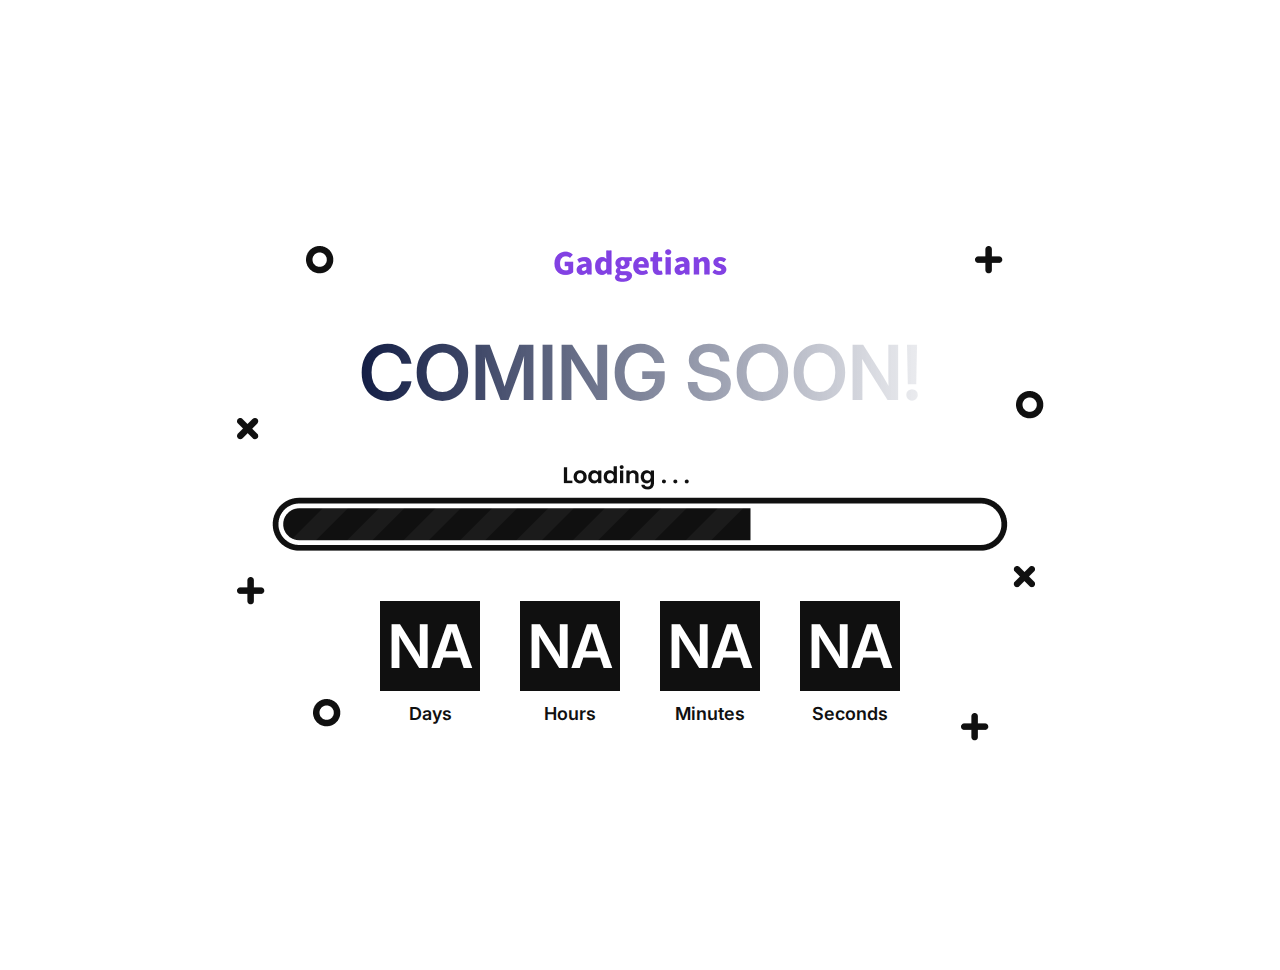
<file: coming-soon.html>
<!DOCTYPE html>
<html lang="en">

<head>
    <meta charset="UTF-8">
    <meta name="viewport" content="width=device-width, initial-scale=1.0">
    <title>Gadgetians | ComingSoon</title>
    <!-- Favicon -->
    <link rel="icon" type="image/x-icon" href="assets/images/favicon.ico">
    <!-- Inter, Red Hat Display Google Font -->
    <link rel="preconnect" href="https://fonts.googleapis.com">
    <link rel="preconnect" href="https://fonts.gstatic.com" crossorigin>
    <link
        href="https://fonts.googleapis.com/css2?family=Inter:wght@100..900&family=Red+Hat+Display:ital,wght@0,300..900;1,300..900&display=swap"
        rel="stylesheet">
    <!-- Flaticon-->
    <link rel="stylesheet" href="assets/css/fonts/flaticon_mycollection.css">
    <!-- Bootstrap -->
    <link rel="stylesheet" href="assets/css/bootstrap.min.css">
    <!-- Meanmenu CSS -->
    <link rel="stylesheet" href="assets/css/meanmenu.css">
    <!-- Slick Slider -->
    <link rel="stylesheet" href="assets/css/slick-theme.css">
    <link rel="stylesheet" href="assets/css/slick.css">
    <!-- AOS CSS -->
    <link rel="stylesheet" href="assets/css/aos.css">
    <!-- ligghtbox -->
    <link rel="stylesheet" href="assets/css/lightboxify.min.css">
    <!-- Style CSS -->
    <link rel="stylesheet" href="assets/css/style.css">
    <!-- Responsive CSS -->
    <link rel="stylesheet" href="assets/css/responsive.css">
</head>

<body>
    <!-- Comingsoon Section Start -->
    <div id="ark-comingsoon" class="ark-comingsoon">
        <div class="comingsoon-area">
            <div class="comingsoon-element">
                <img data-aos="zoom-in" class="background" src="assets/images/icons/Coming-soon.png" alt="BG">
                <a href="index.html"><img class="site-logo" src="assets/images/icons/Logo.png" alt="logo"></a>
                <h1>COMING SOON!</h1>
                <img class="loading-bar" src="assets/images/icons/Loading.png" alt="loading">

                <div class='counters'>
                    <div>
                        <p class='counter' id='days'>NA</p>
                        <p class="text">Days</p>
                    </div>

                    <div>
                        <p class='counter' id='hours'>NA</p>
                        <p class="text">Hours</p>
                    </div>

                    <div>
                        <p class='counter' id='minutes'>NA</p>
                        <p class="text">Minutes</p>
                    </div>

                    <div>
                        <p class='counter' id='seconds'>NA</p>
                        <p class="text">Seconds</p>
                    </div>
                </div>
            </div>
        </div>
    </div>
    <!-- Comingsoon Section End -->



    <!-- jQuery -->
    <script src="assets/js/jquery-3.7.1.min.js"></script>
    <!-- Bootstrap -->
    <script src="assets/js/bootstrap.bundle.min.js"></script>
    <!-- Meanmenu -->
    <script src="assets/js/jquery.meanmenu.js"></script>
    <!-- Slick Slider -->
    <script src="assets/js/slick.min.js"></script>
    <!-- AOS Js -->
    <script src="assets/js/aos.js"></script>
    <!-- Lightbox -->
    <script src="assets/js/lightboxify.min.js"></script>
    <!-- Main Script -->
    <script src="assets/js/main.js"></script>
</body>

</html>
</file>
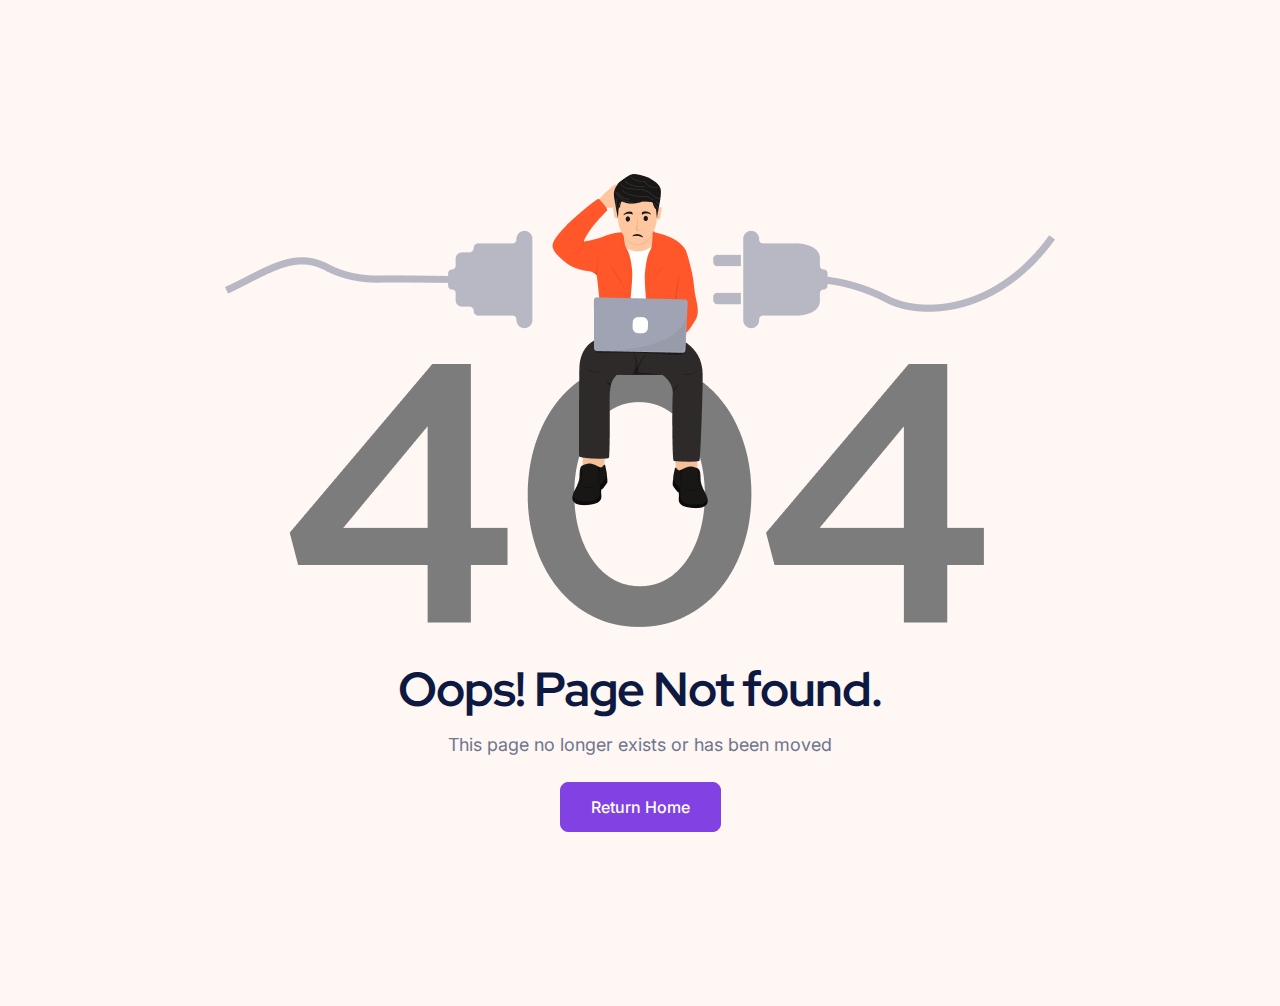
<file: error-404.html>
<!DOCTYPE html>
<html lang="en">

<head>
    <meta charset="UTF-8">
    <meta name="viewport" content="width=device-width, initial-scale=1.0">
    <title>Gadgetians | Error 404</title>
    <!-- Favicon -->
    <link rel="icon" type="image/x-icon" href="assets/images/favicon.ico">
    <!-- Inter, Red Hat Display Google Font -->
    <link rel="preconnect" href="https://fonts.googleapis.com">
    <link rel="preconnect" href="https://fonts.gstatic.com" crossorigin>
    <link
        href="https://fonts.googleapis.com/css2?family=Inter:wght@100..900&family=Red+Hat+Display:ital,wght@0,300..900;1,300..900&display=swap"
        rel="stylesheet">
    <!-- Flaticon-->
    <link rel="stylesheet" href="assets/css/fonts/flaticon_mycollection.css">
    <!-- Bootstrap -->
    <link rel="stylesheet" href="assets/css/bootstrap.min.css">
    <!-- Meanmenu CSS -->
    <link rel="stylesheet" href="assets/css/meanmenu.css">
    <!-- Slick Slider -->
    <link rel="stylesheet" href="assets/css/slick-theme.css">
    <link rel="stylesheet" href="assets/css/slick.css">
    <!-- AOS CSS -->
    <link rel="stylesheet" href="assets/css/aos.css">
    <!-- ligghtbox -->
    <link rel="stylesheet" href="assets/css/lightboxify.min.css">
    <!-- Style CSS -->
    <link rel="stylesheet" href="assets/css/style.css">
    <!-- Responsive CSS -->
    <link rel="stylesheet" href="assets/css/responsive.css">
</head>

<body>
    <!-- Error 404 Section Start -->
    <div id="ark-error" class="ark-error">
        <div class="ark-error-area">
            <div class="ark-error-element">
                <img data-aos="zoom-in-down" src="assets/images/error.png" alt="error img">
                <div class="section-title pt-8">
                    <h3 class="text-center">Oops! Page Not found.</h3>
                    <p class="text-center">This page no longer exists or has been moved</p>
                </div>
                <a class="btn-text btn-violet" href="index.html">Return Home</a>
            </div>
        </div>
    </div>

    <!-- Error 404 Section End -->



    <!-- jQuery -->
    <script src="assets/js/jquery-3.7.1.min.js"></script>
    <!-- Bootstrap -->
    <script src="assets/js/bootstrap.bundle.min.js"></script>
    <!-- Meanmenu -->
    <script src="assets/js/jquery.meanmenu.js"></script>
    <!-- Slick Slider -->
    <script src="assets/js/slick.min.js"></script>
    <!-- AOS Js -->
    <script src="assets/js/aos.js"></script>
    <!-- Lightbox -->
    <script src="assets/js/lightboxify.min.js"></script>
    <!-- Main Script -->
    <script src="assets/js/main.js"></script>
</body>

</html>
</file>
<file: assets/css/fonts/flaticon_mycollection.css>
/*!
*    ______ _       _   _
*    |  ____| |     | | (_)
*    | |__  | | __ _| |_ _  ___ ___  _ __
*    |  __| | |/ _` | __| |/ __/ _ \| '_ \
*    | |    | | (_| | |_| | (_| (_) | | | |
*    |_|    |_|\__,_|\__|_|\___\___/|_| |_|
*
*         https://www.flaticon.com
*/

@font-face {
    font-family: "flaticon_mycollection";
    src: url("./flaticon_mycollection.woff2?cef7c9e964326010fd21ab2b19b1e283") format("woff2"),
url("./flaticon_mycollection.woff?cef7c9e964326010fd21ab2b19b1e283") format("woff"),
url("./flaticon_mycollection.eot?cef7c9e964326010fd21ab2b19b1e283#iefix") format("embedded-opentype"),
url("./flaticon_mycollection.ttf?cef7c9e964326010fd21ab2b19b1e283") format("truetype"),
url("./flaticon_mycollection.svg?cef7c9e964326010fd21ab2b19b1e283#flaticon_mycollection") format("svg")
}

i[class^="flaticon-"]:before, i[class*=" flaticon-"]:before {
    font-family: flaticon_mycollection !important;
    font-style: normal;
    font-weight: normal !important;
    font-variant: normal;
    text-transform: none;
    line-height: 1;
    -webkit-font-smoothing: antialiased;
    -moz-osx-font-smoothing: grayscale;
}

.flaticon-facebook-app-symbol:before {
    content: "\f101";
}
.flaticon-arrow-down-sign-to-navigate:before {
    content: "\f102";
}
.flaticon-google:before {
    content: "\f103";
}
.flaticon-open-book:before {
    content: "\f104";
}
.flaticon-left-arrow:before {
    content: "\f105";
}
.flaticon-right-arrow:before {
    content: "\f106";
}
.flaticon-up-arrow:before {
    content: "\f107";
}
.flaticon-instagram:before {
    content: "\f108";
}
.flaticon-twitter:before {
    content: "\f109";
}
.flaticon-email:before {
    content: "\f10a";
}
.flaticon-up-arrow-1:before {
    content: "\f10b";
}
.flaticon-up-arrow-2:before {
    content: "\f10c";
}
.flaticon-remove:before {
    content: "\f10d";
}
.flaticon-book:before {
    content: "\f10e";
}
.flaticon-facebook:before {
    content: "\f10f";
}
.flaticon-linkedin:before {
    content: "\f110";
}
.flaticon-twitter-1:before {
    content: "\f111";
}
.flaticon-paper-plane:before {
    content: "\f112";
}
.flaticon-calendar:before {
    content: "\f113";
}
.flaticon-link:before {
    content: "\f114";
}
.flaticon-left-arrow-1:before {
    content: "\f115";
}
.flaticon-right-arrow-1:before {
    content: "\f116";
}
.flaticon-search:before {
    content: "\f117";
}
.flaticon-next:before {
    content: "\f118";
}
.flaticon-mail-inbox-app:before {
    content: "\f119";
}
.flaticon-quote:before {
    content: "\f11a";
}
.flaticon-rectangle:before {
    content: "\f11b";
}
.flaticon-twitter-2:before {
    content: "\f11c";
}
.flaticon-more:before {
    content: "\f11d";
}
.flaticon-double-quotes:before {
    content: "\f11e";
}
.flaticon-record-button:before {
    content: "\f11f";
}
.flaticon-hamburger:before {
    content: "\f120";
}
.flaticon-message:before {
    content: "\f121";
}
.flaticon-right:before {
    content: "\f122";
}
.flaticon-circle:before {
    content: "\f123";
}
</file>
<file: assets/css/style.css>
*,
::before,
::after {
    box-sizing: border-box;
    /* 1 */
    border-width: 0;
    /* 2 */
    border-style: solid;
    /* 2 */
    border-color: theme("borderColor.DEFAULT", currentColor);
    /* 2 */
}

::before,
::after {
    --tw-content: "";
}

/*
1. Use a consistent sensible line-height in all browsers.
2. Prevent adjustments of font size after orientation changes in iOS.
3. Use a more readable tab size.
4. Use the user's configured `sans` font-family by default.
5. Use the user's configured `sans` font-feature-settings by default.
6. Use the user's configured `sans` font-variation-settings by default.
*/
html {
    line-height: 1.5;
    /* 1 */
    -webkit-text-size-adjust: 100%;
    /* 2 */
    -moz-tab-size: 4;
    /* 3 */
    -o-tab-size: 4;
    tab-size: 4;
    /* 3 */
    font-family: theme("fontFamily.sans", ui-sans-serif, system-ui, -apple-system, BlinkMacSystemFont, "Segoe UI", Roboto, "Helvetica Neue", Arial, Inter, Red Hat Display, "Noto Sans", sans-serif, "Apple Color Emoji", "Segoe UI Emoji", "Segoe UI Symbol", "Noto Color Emoji");
    /* 4 */
    font-feature-settings: theme("fontFamily.sans[1].fontFeatureSettings", normal);
    /* 5 */
    font-variation-settings: theme("fontFamily.sans[1].fontVariationSettings", normal);
    /* 6 */
}

/*
1. Remove the margin in all browsers.
2. Inherit line-height from `html` so users can set them as a class directly on the `html` element.
*/
body {
    margin: 0;
    /* 1 */
    line-height: inherit;
    /* 2 */
}

/*
1. Add the correct height in Firefox.
2. Correct the inheritance of border color in Firefox. (https://bugzilla.mozilla.org/show_bug.cgi?id=190655)
3. Ensure horizontal rules are visible by default.
*/
hr {
    height: 0;
    /* 1 */
    color: inherit;
    /* 2 */
    border-top-width: 1px;
    /* 3 */
}

/*
Add the correct text decoration in Chrome, Edge, and Safari.
*/
abbr:where([title]) {
    -webkit-text-decoration: underline dotted;
    text-decoration: underline dotted;
}

/*
Remove the default font size and weight for headings.
*/
h1,
h2,
h3,
h4,
h5,
h6 {
    font-size: inherit;
    font-weight: inherit;
}

/*
Reset links to optimize for opt-in styling instead of opt-out.
*/
a {
    color: inherit;
    text-decoration: inherit;
}

/*
Add the correct font weight in Edge and Safari.
*/
b,
strong {
    font-weight: bolder;
}

/*
1. Use the user's configured `mono` font family by default.
2. Correct the odd `em` font sizing in all browsers.
*/
code,
kbd,
samp,
pre {
    font-family: theme("fontFamily.mono", ui-monospace, SFMono-Regular, Menlo, Monaco, Consolas, "Liberation Mono", "Courier New", monospace);
    /* 1 */
    font-size: 1em;
    /* 2 */
}

/*
Add the correct font size in all browsers.
*/
small {
    font-size: 80%;
}

/*
Prevent `sub` and `sup` elements from affecting the line height in all browsers.
*/
sub,
sup {
    font-size: 75%;
    line-height: 0;
    position: relative;
    vertical-align: baseline;
}

sub {
    bottom: -0.25em;
}

sup {
    top: -0.5em;
}

/*
1. Remove text indentation from table contents in Chrome and Safari. (https://bugs.chromium.org/p/chromium/issues/detail?id=999088, https://bugs.webkit.org/show_bug.cgi?id=201297)
2. Correct table border color inheritance in all Chrome and Safari. (https://bugs.chromium.org/p/chromium/issues/detail?id=935729, https://bugs.webkit.org/show_bug.cgi?id=195016)
3. Remove gaps between table borders by default.
*/
table {
    text-indent: 0;
    /* 1 */
    border-color: inherit;
    /* 2 */
    border-collapse: collapse;
    /* 3 */
}

/*
1. Change the font styles in all browsers.
2. Remove the margin in Firefox and Safari.
3. Remove default padding in all browsers.
*/
button,
input,
optgroup,
select,
textarea {
    font-family: inherit;
    /* 1 */
    font-size: 100%;
    /* 1 */
    font-weight: inherit;
    /* 1 */
    line-height: inherit;
    /* 1 */
    color: inherit;
    /* 1 */
    margin: 0;
    /* 2 */
    padding: 0;
    /* 3 */
}

/*
Remove the inheritance of text transform in Edge and Firefox.
*/
button,
select {
    text-transform: none;
}

/*
1. Correct the inability to style clickable types in iOS and Safari.
2. Remove default button styles.
*/
button,
[type=button],
[type=reset],
[type=submit] {
    background-color: transparent;
    /* 2 */
    background-image: none;
    /* 2 */
}

/*
Use the modern Firefox focus style for all focusable elements.
*/
:-moz-focusring {
    outline: auto;
}

/*
Remove the additional `:invalid` styles in Firefox. (https://github.com/mozilla/gecko-dev/blob/2f9eacd9d3d995c937b4251a5557d95d494c9be1/layout/style/res/forms.css#L728-L737)
*/
:-moz-ui-invalid {
    box-shadow: none;
}

/*
Add the correct vertical alignment in Chrome and Firefox.
*/
progress {
    vertical-align: baseline;
}

/*
Correct the cursor style of increment and decrement buttons in Safari.
*/
::-webkit-inner-spin-button,
::-webkit-outer-spin-button {
    height: auto;
}

/*
1. Correct the odd appearance in Chrome and Safari.
2. Correct the outline style in Safari.
*/
[type=search] {
    outline-offset: -2px;
    /* 2 */
}

/*
Remove the inner padding in Chrome and Safari on macOS.
*/
::-webkit-search-decoration {
    -webkit-appearance: none;
}

/*
1. Correct the inability to style clickable types in iOS and Safari.
2. Change font properties to `inherit` in Safari.
*/
::-webkit-file-upload-button {
    -webkit-appearance: button;
    /* 1 */
    font: inherit;
    /* 2 */
}

/*
Add the correct display in Chrome and Safari.
*/
summary {
    display: list-item;
}

/*
Removes the default spacing and border for appropriate elements.
*/
blockquote,
dl,
dd,
h1,
h2,
h3,
h4,
h5,
h6,
hr,
figure,
p,
pre {
    margin: 0;
}

fieldset {
    margin: 0;
    padding: 0;
}

legend {
    padding: 0;
}

ol,
ul,
menu {
    list-style: none;
    margin: 0;
    padding: 0;
}

/*
Prevent resizing textareas horizontally by default.
*/
textarea {
    resize: vertical;
}

/*
1. Reset the default placeholder opacity in Firefox. (https://github.com/tailwindlabs/tailwindcss/issues/3300)
2. Set the default placeholder color to the user's configured gray 400 color.
*/
input::-moz-placeholder,
textarea::-moz-placeholder {
    opacity: 1;
    /* 1 */
    color: theme("colors.gray.400", #9ca3af);
    /* 2 */
}

input::placeholder,
textarea::placeholder {
    opacity: 1;
    /* 1 */
    color: theme("colors.gray.400", #9ca3af);
    /* 2 */
}

/*
Set the default cursor for buttons.
*/
button,
[role=button] {
    cursor: pointer;
}

/*
Make sure disabled buttons don't get the pointer cursor.
*/
:disabled {
    cursor: default;
}

/*
1. Make replaced elements `display: block` by default. (https://github.com/mozdevs/cssremedy/issues/14)
2. Add `vertical-align: middle` to align replaced elements more sensibly by default. (https://github.com/jensimmons/cssremedy/issues/14#issuecomment-634934210)
   This can trigger a poorly considered lint error in some tools but is included by design.
*/
img,
svg,
video,
canvas,
audio,
iframe,
embed,
object {
    display: block;
    /* 1 */
}

/*
Constrain images and videos to the parent width and preserve their intrinsic aspect ratio. (https://github.com/mozdevs/cssremedy/issues/14)
*/
img,
video {
    max-width: 100%;
    height: auto;
}

/* Make elements with the HTML hidden attribute stay hidden by default */
[hidden] {
    display: none;
}

/*=========================================================================================
    Utility CSS Start
 ==========================================================================================*/
.m-5 {
    margin: 20px !important;
}

.m-6 {
    margin: 24px !important;
}

.m-7 {
    margin: 28px !important;
}

.m-8 {
    margin: 32px !important;
}

.m-9 {
    margin: 36px !important;
}

.m-10 {
    margin: 40px !important;
}

.m-11 {
    margin: 44px !important;
}

.m-12 {
    margin: 48px !important;
}

.m-13 {
    margin: 52px !important;
}

.m-14 {
    margin: 56px !important;
}

.m-15 {
    margin: 60px !important;
}

.m-16 {
    margin: 64px !important;
}

.m-17 {
    margin: 68px !important;
}

.m-18 {
    margin: 72px !important;
}

.m-19 {
    margin: 76px !important;
}

.m-20 {
    margin: 80px !important;
}

.m-21 {
    margin: 84px !important;
}

.m-22 {
    margin: 88px !important;
}

.m-23 {
    margin: 92px !important;
}

.m-24 {
    margin: 96px !important;
}

.m-25 {
    margin: 100px !important;
}

.m-26 {
    margin: 104px !important;
}

.m-27 {
    margin: 108px !important;
}

.m-28 {
    margin: 112px !important;
}

.m-29 {
    margin: 116px !important;
}

.m-30 {
    margin: 120px !important;
}

.m-31 {
    margin: 124px !important;
}

.m-32 {
    margin: 128px !important;
}

.m-33 {
    margin: 132px !important;
}

.m-34 {
    margin: 136px !important;
}

.m-35 {
    margin: 140px !important;
}

.m-36 {
    margin: 144px !important;
}

.m-37 {
    margin: 148px !important;
}

.m-38 {
    margin: 152px !important;
}

.m-39 {
    margin: 156px !important;
}

.m-40 {
    margin: 160px !important;
}

.m-41 {
    margin: 164px !important;
}

.m-42 {
    margin: 168px !important;
}

.m-43 {
    margin: 172px !important;
}

.m-44 {
    margin: 176px !important;
}

.m-45 {
    margin: 180px !important;
}

.m-46 {
    margin: 184px !important;
}

.m-47 {
    margin: 188px !important;
}

.m-48 {
    margin: 192px !important;
}

.m-49 {
    margin: 196px !important;
}

.m-50 {
    margin: 200px !important;
}

.m-51 {
    margin: 204px !important;
}

.m-52 {
    margin: 208px !important;
}

.m-53 {
    margin: 212px !important;
}

.m-54 {
    margin: 216px !important;
}

.m-55 {
    margin: 220px !important;
}

.m-56 {
    margin: 224px !important;
}

.m-57 {
    margin: 228px !important;
}

.m-58 {
    margin: 232px !important;
}

.m-59 {
    margin: 236px !important;
}

.m-60 {
    margin: 240px !important;
}

.m-61 {
    margin: 244px !important;
}

.m-62 {
    margin: 248px !important;
}

.m-63 {
    margin: 252px !important;
}

.m-64 {
    margin: 256px !important;
}

.m-65 {
    margin: 260px !important;
}

.m-66 {
    margin: 264px !important;
}

.m-67 {
    margin: 268px !important;
}

.m-68 {
    margin: 272px !important;
}

.m-69 {
    margin: 276px !important;
}

.m-70 {
    margin: 280px !important;
}

.m-71 {
    margin: 284px !important;
}

.m-72 {
    margin: 288px !important;
}

.m-73 {
    margin: 292px !important;
}

.m-74 {
    margin: 296px !important;
}

.m-75 {
    margin: 300px !important;
}

.m-76 {
    margin: 304px !important;
}

.m-77 {
    margin: 308px !important;
}

.m-78 {
    margin: 312px !important;
}

.m-79 {
    margin: 316px !important;
}

.m-80 {
    margin: 320px !important;
}

.m-81 {
    margin: 324px !important;
}

.m-82 {
    margin: 328px !important;
}

.m-83 {
    margin: 332px !important;
}

.m-84 {
    margin: 336px !important;
}

.m-85 {
    margin: 340px !important;
}

.m-86 {
    margin: 344px !important;
}

.m-87 {
    margin: 348px !important;
}

.m-88 {
    margin: 352px !important;
}

.m-89 {
    margin: 356px !important;
}

.m-90 {
    margin: 360px !important;
}

.m-91 {
    margin: 364px !important;
}

.m-92 {
    margin: 368px !important;
}

.m-93 {
    margin: 372px !important;
}

.m-94 {
    margin: 376px !important;
}

.m-95 {
    margin: 380px !important;
}

.m-96 {
    margin: 384px !important;
}

.m-97 {
    margin: 388px !important;
}

.m-98 {
    margin: 392px !important;
}

.m-99 {
    margin: 396px !important;
}

.m-100 {
    margin: 400px !important;
}

.mx-5 {
    margin: 0px 20px !important;
}

.mx-6 {
    margin: 0px 24px !important;
}

.mx-7 {
    margin: 0px 28px !important;
}

.mx-8 {
    margin: 0px 32px !important;
}

.mx-9 {
    margin: 0px 36px !important;
}

.mx-10 {
    margin: 0px 40px !important;
}

.mx-11 {
    margin: 0px 44px !important;
}

.mx-12 {
    margin: 0px 48px !important;
}

.mx-13 {
    margin: 0px 52px !important;
}

.mx-14 {
    margin: 0px 56px !important;
}

.mx-15 {
    margin: 0px 60px !important;
}

.mx-16 {
    margin: 0px 64px !important;
}

.mx-17 {
    margin: 0px 68px !important;
}

.mx-18 {
    margin: 0px 72px !important;
}

.mx-19 {
    margin: 0px 76px !important;
}

.mx-20 {
    margin: 0px 80px !important;
}

.mx-21 {
    margin: 0px 84px !important;
}

.mx-22 {
    margin: 0px 88px !important;
}

.mx-23 {
    margin: 0px 92px !important;
}

.mx-24 {
    margin: 0px 96px !important;
}

.mx-25 {
    margin: 0px 100px !important;
}

.mx-26 {
    margin: 0px 104px !important;
}

.mx-27 {
    margin: 0px 108px !important;
}

.mx-28 {
    margin: 0px 112px !important;
}

.mx-29 {
    margin: 0px 116px !important;
}

.mx-30 {
    margin: 0px 120px !important;
}

.mx-31 {
    margin: 0px 124px !important;
}

.mx-32 {
    margin: 0px 128px !important;
}

.mx-33 {
    margin: 0px 132px !important;
}

.mx-34 {
    margin: 0px 136px !important;
}

.mx-35 {
    margin: 0px 140px !important;
}

.mx-36 {
    margin: 0px 144px !important;
}

.mx-37 {
    margin: 0px 148px !important;
}

.mx-38 {
    margin: 0px 152px !important;
}

.mx-39 {
    margin: 0px 156px !important;
}

.mx-40 {
    margin: 0px 160px !important;
}

.mx-41 {
    margin: 0px 164px !important;
}

.mx-42 {
    margin: 0px 168px !important;
}

.mx-43 {
    margin: 0px 172px !important;
}

.mx-44 {
    margin: 0px 176px !important;
}

.mx-45 {
    margin: 0px 180px !important;
}

.mx-46 {
    margin: 0px 184px !important;
}

.mx-47 {
    margin: 0px 188px !important;
}

.mx-48 {
    margin: 0px 192px !important;
}

.mx-49 {
    margin: 0px 196px !important;
}

.mx-50 {
    margin: 0px 200px !important;
}

.mx-51 {
    margin: 0px 204px !important;
}

.mx-52 {
    margin: 0px 208px !important;
}

.mx-53 {
    margin: 0px 212px !important;
}

.mx-54 {
    margin: 0px 216px !important;
}

.mx-55 {
    margin: 0px 220px !important;
}

.mx-56 {
    margin: 0px 224px !important;
}

.mx-57 {
    margin: 0px 228px !important;
}

.mx-58 {
    margin: 0px 232px !important;
}

.mx-59 {
    margin: 0px 236px !important;
}

.mx-60 {
    margin: 0px 240px !important;
}

.mx-61 {
    margin: 0px 244px !important;
}

.mx-62 {
    margin: 0px 248px !important;
}

.mx-63 {
    margin: 0px 252px !important;
}

.mx-64 {
    margin: 0px 256px !important;
}

.mx-65 {
    margin: 0px 260px !important;
}

.mx-66 {
    margin: 0px 264px !important;
}

.mx-67 {
    margin: 0px 268px !important;
}

.mx-68 {
    margin: 0px 272px !important;
}

.mx-69 {
    margin: 0px 276px !important;
}

.mx-70 {
    margin: 0px 280px !important;
}

.mx-71 {
    margin: 0px 284px !important;
}

.mx-72 {
    margin: 0px 288px !important;
}

.mx-73 {
    margin: 0px 292px !important;
}

.mx-74 {
    margin: 0px 296px !important;
}

.mx-75 {
    margin: 0px 300px !important;
}

.mx-76 {
    margin: 0px 304px !important;
}

.mx-77 {
    margin: 0px 308px !important;
}

.mx-78 {
    margin: 0px 312px !important;
}

.mx-79 {
    margin: 0px 316px !important;
}

.mx-80 {
    margin: 0px 320px !important;
}

.mx-81 {
    margin: 0px 324px !important;
}

.mx-82 {
    margin: 0px 328px !important;
}

.mx-83 {
    margin: 0px 332px !important;
}

.mx-84 {
    margin: 0px 336px !important;
}

.mx-85 {
    margin: 0px 340px !important;
}

.mx-86 {
    margin: 0px 344px !important;
}

.mx-87 {
    margin: 0px 348px !important;
}

.mx-88 {
    margin: 0px 352px !important;
}

.mx-89 {
    margin: 0px 356px !important;
}

.mx-90 {
    margin: 0px 360px !important;
}

.mx-91 {
    margin: 0px 364px !important;
}

.mx-92 {
    margin: 0px 368px !important;
}

.mx-93 {
    margin: 0px 372px !important;
}

.mx-94 {
    margin: 0px 376px !important;
}

.mx-95 {
    margin: 0px 380px !important;
}

.mx-96 {
    margin: 0px 384px !important;
}

.mx-97 {
    margin: 0px 388px !important;
}

.mx-98 {
    margin: 0px 392px !important;
}

.mx-99 {
    margin: 0px 396px !important;
}

.mx-100 {
    margin: 0px 400px !important;
}

.my-5 {
    margin: 20px 0px !important;
}

.my-6 {
    margin: 24px 0px !important;
}

.my-7 {
    margin: 28px 0px !important;
}

.my-8 {
    margin: 32px 0px !important;
}

.my-9 {
    margin: 36px 0px !important;
}

.my-10 {
    margin: 40px 0px !important;
}

.my-11 {
    margin: 44px 0px !important;
}

.my-12 {
    margin: 48px 0px !important;
}

.my-13 {
    margin: 52px 0px !important;
}

.my-14 {
    margin: 56px 0px !important;
}

.my-15 {
    margin: 60px 0px !important;
}

.my-16 {
    margin: 64px 0px !important;
}

.my-17 {
    margin: 68px 0px !important;
}

.my-18 {
    margin: 72px 0px !important;
}

.my-19 {
    margin: 76px 0px !important;
}

.my-20 {
    margin: 80px 0px !important;
}

.my-21 {
    margin: 84px 0px !important;
}

.my-22 {
    margin: 88px 0px !important;
}

.my-23 {
    margin: 92px 0px !important;
}

.my-24 {
    margin: 96px 0px !important;
}

.my-25 {
    margin: 100px 0px !important;
}

.my-26 {
    margin: 104px 0px !important;
}

.my-27 {
    margin: 108px 0px !important;
}

.my-28 {
    margin: 112px 0px !important;
}

.my-29 {
    margin: 116px 0px !important;
}

.my-30 {
    margin: 120px 0px !important;
}

.my-31 {
    margin: 124px 0px !important;
}

.my-32 {
    margin: 128px 0px !important;
}

.my-33 {
    margin: 132px 0px !important;
}

.my-34 {
    margin: 136px 0px !important;
}

.my-35 {
    margin: 140px 0px !important;
}

.my-36 {
    margin: 144px 0px !important;
}

.my-37 {
    margin: 148px 0px !important;
}

.my-38 {
    margin: 152px 0px !important;
}

.my-39 {
    margin: 156px 0px !important;
}

.my-40 {
    margin: 160px 0px !important;
}

.my-41 {
    margin: 164px 0px !important;
}

.my-42 {
    margin: 168px 0px !important;
}

.my-43 {
    margin: 172px 0px !important;
}

.my-44 {
    margin: 176px 0px !important;
}

.my-45 {
    margin: 180px 0px !important;
}

.my-46 {
    margin: 184px 0px !important;
}

.my-47 {
    margin: 188px 0px !important;
}

.my-48 {
    margin: 192px 0px !important;
}

.my-49 {
    margin: 196px 0px !important;
}

.my-50 {
    margin: 200px 0px !important;
}

.my-51 {
    margin: 204px 0px !important;
}

.my-52 {
    margin: 208px 0px !important;
}

.my-53 {
    margin: 212px 0px !important;
}

.my-54 {
    margin: 216px 0px !important;
}

.my-55 {
    margin: 220px 0px !important;
}

.my-56 {
    margin: 224px 0px !important;
}

.my-57 {
    margin: 228px 0px !important;
}

.my-58 {
    margin: 232px 0px !important;
}

.my-59 {
    margin: 236px 0px !important;
}

.my-60 {
    margin: 240px 0px !important;
}

.my-61 {
    margin: 244px 0px !important;
}

.my-62 {
    margin: 248px 0px !important;
}

.my-63 {
    margin: 252px 0px !important;
}

.my-64 {
    margin: 256px 0px !important;
}

.my-65 {
    margin: 260px 0px !important;
}

.my-66 {
    margin: 264px 0px !important;
}

.my-67 {
    margin: 268px 0px !important;
}

.my-68 {
    margin: 272px 0px !important;
}

.my-69 {
    margin: 276px 0px !important;
}

.my-70 {
    margin: 280px 0px !important;
}

.my-71 {
    margin: 284px 0px !important;
}

.my-72 {
    margin: 288px 0px !important;
}

.my-73 {
    margin: 292px 0px !important;
}

.my-74 {
    margin: 296px 0px !important;
}

.my-75 {
    margin: 300px 0px !important;
}

.my-76 {
    margin: 304px 0px !important;
}

.my-77 {
    margin: 308px 0px !important;
}

.my-78 {
    margin: 312px 0px !important;
}

.my-79 {
    margin: 316px 0px !important;
}

.my-80 {
    margin: 320px 0px !important;
}

.my-81 {
    margin: 324px 0px !important;
}

.my-82 {
    margin: 328px 0px !important;
}

.my-83 {
    margin: 332px 0px !important;
}

.my-84 {
    margin: 336px 0px !important;
}

.my-85 {
    margin: 340px 0px !important;
}

.my-86 {
    margin: 344px 0px !important;
}

.my-87 {
    margin: 348px 0px !important;
}

.my-88 {
    margin: 352px 0px !important;
}

.my-89 {
    margin: 356px 0px !important;
}

.my-90 {
    margin: 360px 0px !important;
}

.my-91 {
    margin: 364px 0px !important;
}

.my-92 {
    margin: 368px 0px !important;
}

.my-93 {
    margin: 372px 0px !important;
}

.my-94 {
    margin: 376px 0px !important;
}

.my-95 {
    margin: 380px 0px !important;
}

.my-96 {
    margin: 384px 0px !important;
}

.my-97 {
    margin: 388px 0px !important;
}

.my-98 {
    margin: 392px 0px !important;
}

.my-99 {
    margin: 396px 0px !important;
}

.my-100 {
    margin: 400px 0px !important;
}

.mt-5 {
    margin-top: 20px !important;
}

.mt-6 {
    margin-top: 24px !important;
}

.mt-7 {
    margin-top: 28px !important;
}

.mt-8 {
    margin-top: 32px !important;
}

.mt-9 {
    margin-top: 36px !important;
}

.mt-10 {
    margin-top: 40px !important;
}

.mt-11 {
    margin-top: 44px !important;
}

.mt-12 {
    margin-top: 48px !important;
}

.mt-13 {
    margin-top: 52px !important;
}

.mt-14 {
    margin-top: 56px !important;
}

.mt-15 {
    margin-top: 60px !important;
}

.mt-16 {
    margin-top: 64px !important;
}

.mt-17 {
    margin-top: 68px !important;
}

.mt-18 {
    margin-top: 72px !important;
}

.mt-19 {
    margin-top: 76px !important;
}

.mt-20 {
    margin-top: 80px !important;
}

.mt-21 {
    margin-top: 84px !important;
}

.mt-22 {
    margin-top: 88px !important;
}

.mt-23 {
    margin-top: 92px !important;
}

.mt-24 {
    margin-top: 96px !important;
}

.mt-25 {
    margin-top: 100px !important;
}

.mt-26 {
    margin-top: 104px !important;
}

.mt-27 {
    margin-top: 108px !important;
}

.mt-28 {
    margin-top: 112px !important;
}

.mt-29 {
    margin-top: 116px !important;
}

.mt-30 {
    margin-top: 120px !important;
}

.mt-31 {
    margin-top: 124px !important;
}

.mt-32 {
    margin-top: 128px !important;
}

.mt-33 {
    margin-top: 132px !important;
}

.mt-34 {
    margin-top: 136px !important;
}

.mt-35 {
    margin-top: 140px !important;
}

.mt-36 {
    margin-top: 144px !important;
}

.mt-37 {
    margin-top: 148px !important;
}

.mt-38 {
    margin-top: 152px !important;
}

.mt-39 {
    margin-top: 156px !important;
}

.mt-40 {
    margin-top: 160px !important;
}

.mt-41 {
    margin-top: 164px !important;
}

.mt-42 {
    margin-top: 168px !important;
}

.mt-43 {
    margin-top: 172px !important;
}

.mt-44 {
    margin-top: 176px !important;
}

.mt-45 {
    margin-top: 180px !important;
}

.mt-46 {
    margin-top: 184px !important;
}

.mt-47 {
    margin-top: 188px !important;
}

.mt-48 {
    margin-top: 192px !important;
}

.mt-49 {
    margin-top: 196px !important;
}

.mt-50 {
    margin-top: 200px !important;
}

.mt-51 {
    margin-top: 204px !important;
}

.mt-52 {
    margin-top: 208px !important;
}

.mt-53 {
    margin-top: 212px !important;
}

.mt-54 {
    margin-top: 216px !important;
}

.mt-55 {
    margin-top: 220px !important;
}

.mt-56 {
    margin-top: 224px !important;
}

.mt-57 {
    margin-top: 228px !important;
}

.mt-58 {
    margin-top: 232px !important;
}

.mt-59 {
    margin-top: 236px !important;
}

.mt-60 {
    margin-top: 240px !important;
}

.mt-61 {
    margin-top: 244px !important;
}

.mt-62 {
    margin-top: 248px !important;
}

.mt-63 {
    margin-top: 252px !important;
}

.mt-64 {
    margin-top: 256px !important;
}

.mt-65 {
    margin-top: 260px !important;
}

.mt-66 {
    margin-top: 264px !important;
}

.mt-67 {
    margin-top: 268px !important;
}

.mt-68 {
    margin-top: 272px !important;
}

.mt-69 {
    margin-top: 276px !important;
}

.mt-70 {
    margin-top: 280px !important;
}

.mt-71 {
    margin-top: 284px !important;
}

.mt-72 {
    margin-top: 288px !important;
}

.mt-73 {
    margin-top: 292px !important;
}

.mt-74 {
    margin-top: 296px !important;
}

.mt-75 {
    margin-top: 300px !important;
}

.mt-76 {
    margin-top: 304px !important;
}

.mt-77 {
    margin-top: 308px !important;
}

.mt-78 {
    margin-top: 312px !important;
}

.mt-79 {
    margin-top: 316px !important;
}

.mt-80 {
    margin-top: 320px !important;
}

.mt-81 {
    margin-top: 324px !important;
}

.mt-82 {
    margin-top: 328px !important;
}

.mt-83 {
    margin-top: 332px !important;
}

.mt-84 {
    margin-top: 336px !important;
}

.mt-85 {
    margin-top: 340px !important;
}

.mt-86 {
    margin-top: 344px !important;
}

.mt-87 {
    margin-top: 348px !important;
}

.mt-88 {
    margin-top: 352px !important;
}

.mt-89 {
    margin-top: 356px !important;
}

.mt-90 {
    margin-top: 360px !important;
}

.mt-91 {
    margin-top: 364px !important;
}

.mt-92 {
    margin-top: 368px !important;
}

.mt-93 {
    margin-top: 372px !important;
}

.mt-94 {
    margin-top: 376px !important;
}

.mt-95 {
    margin-top: 380px !important;
}

.mt-96 {
    margin-top: 384px !important;
}

.mt-97 {
    margin-top: 388px !important;
}

.mt-98 {
    margin-top: 392px !important;
}

.mt-99 {
    margin-top: 396px !important;
}

.mt-100 {
    margin-top: 400px !important;
}

.mb-5 {
    margin-bottom: 20px !important;
}

.mb-6 {
    margin-bottom: 24px !important;
}

.mb-7 {
    margin-bottom: 28px !important;
}

.mb-8 {
    margin-bottom: 32px !important;
}

.mb-9 {
    margin-bottom: 36px !important;
}

.mb-10 {
    margin-bottom: 40px !important;
}

.mb-11 {
    margin-bottom: 44px !important;
}

.mb-12 {
    margin-bottom: 48px !important;
}

.mb-13 {
    margin-bottom: 52px !important;
}

.mb-14 {
    margin-bottom: 56px !important;
}

.mb-15 {
    margin-bottom: 60px !important;
}

.mb-16 {
    margin-bottom: 64px !important;
}

.mb-17 {
    margin-bottom: 68px !important;
}

.mb-18 {
    margin-bottom: 72px !important;
}

.mb-19 {
    margin-bottom: 76px !important;
}

.mb-20 {
    margin-bottom: 80px !important;
}

.mb-21 {
    margin-bottom: 84px !important;
}

.mb-22 {
    margin-bottom: 88px !important;
}

.mb-23 {
    margin-bottom: 92px !important;
}

.mb-24 {
    margin-bottom: 96px !important;
}

.mb-25 {
    margin-bottom: 100px !important;
}

.mb-26 {
    margin-bottom: 104px !important;
}

.mb-27 {
    margin-bottom: 108px !important;
}

.mb-28 {
    margin-bottom: 112px !important;
}

.mb-29 {
    margin-bottom: 116px !important;
}

.mb-30 {
    margin-bottom: 120px !important;
}

.mb-31 {
    margin-bottom: 124px !important;
}

.mb-32 {
    margin-bottom: 128px !important;
}

.mb-33 {
    margin-bottom: 132px !important;
}

.mb-34 {
    margin-bottom: 136px !important;
}

.mb-35 {
    margin-bottom: 140px !important;
}

.mb-36 {
    margin-bottom: 144px !important;
}

.mb-37 {
    margin-bottom: 148px !important;
}

.mb-38 {
    margin-bottom: 152px !important;
}

.mb-39 {
    margin-bottom: 156px !important;
}

.mb-40 {
    margin-bottom: 160px !important;
}

.mb-41 {
    margin-bottom: 164px !important;
}

.mb-42 {
    margin-bottom: 168px !important;
}

.mb-43 {
    margin-bottom: 172px !important;
}

.mb-44 {
    margin-bottom: 176px !important;
}

.mb-45 {
    margin-bottom: 180px !important;
}

.mb-46 {
    margin-bottom: 184px !important;
}

.mb-47 {
    margin-bottom: 188px !important;
}

.mb-48 {
    margin-bottom: 192px !important;
}

.mb-49 {
    margin-bottom: 196px !important;
}

.mb-50 {
    margin-bottom: 200px !important;
}

.mb-51 {
    margin-bottom: 204px !important;
}

.mb-52 {
    margin-bottom: 208px !important;
}

.mb-53 {
    margin-bottom: 212px !important;
}

.mb-54 {
    margin-bottom: 216px !important;
}

.mb-55 {
    margin-bottom: 220px !important;
}

.mb-56 {
    margin-bottom: 224px !important;
}

.mb-57 {
    margin-bottom: 228px !important;
}

.mb-58 {
    margin-bottom: 232px !important;
}

.mb-59 {
    margin-bottom: 236px !important;
}

.mb-60 {
    margin-bottom: 240px !important;
}

.mb-61 {
    margin-bottom: 244px !important;
}

.mb-62 {
    margin-bottom: 248px !important;
}

.mb-63 {
    margin-bottom: 252px !important;
}

.mb-64 {
    margin-bottom: 256px !important;
}

.mb-65 {
    margin-bottom: 260px !important;
}

.mb-66 {
    margin-bottom: 264px !important;
}

.mb-67 {
    margin-bottom: 268px !important;
}

.mb-68 {
    margin-bottom: 272px !important;
}

.mb-69 {
    margin-bottom: 276px !important;
}

.mb-70 {
    margin-bottom: 280px !important;
}

.mb-71 {
    margin-bottom: 284px !important;
}

.mb-72 {
    margin-bottom: 288px !important;
}

.mb-73 {
    margin-bottom: 292px !important;
}

.mb-74 {
    margin-bottom: 296px !important;
}

.mb-75 {
    margin-bottom: 300px !important;
}

.mb-76 {
    margin-bottom: 304px !important;
}

.mb-77 {
    margin-bottom: 308px !important;
}

.mb-78 {
    margin-bottom: 312px !important;
}

.mb-79 {
    margin-bottom: 316px !important;
}

.mb-80 {
    margin-bottom: 320px !important;
}

.mb-81 {
    margin-bottom: 324px !important;
}

.mb-82 {
    margin-bottom: 328px !important;
}

.mb-83 {
    margin-bottom: 332px !important;
}

.mb-84 {
    margin-bottom: 336px !important;
}

.mb-85 {
    margin-bottom: 340px !important;
}

.mb-86 {
    margin-bottom: 344px !important;
}

.mb-87 {
    margin-bottom: 348px !important;
}

.mb-88 {
    margin-bottom: 352px !important;
}

.mb-89 {
    margin-bottom: 356px !important;
}

.mb-90 {
    margin-bottom: 360px !important;
}

.mb-91 {
    margin-bottom: 364px !important;
}

.mb-92 {
    margin-bottom: 368px !important;
}

.mb-93 {
    margin-bottom: 372px !important;
}

.mb-94 {
    margin-bottom: 376px !important;
}

.mb-95 {
    margin-bottom: 380px !important;
}

.mb-96 {
    margin-bottom: 384px !important;
}

.mb-97 {
    margin-bottom: 388px !important;
}

.mb-98 {
    margin-bottom: 392px !important;
}

.mb-99 {
    margin-bottom: 396px !important;
}

.mb-100 {
    margin-bottom: 400px !important;
}

.p-5 {
    padding: 20px !important;
}

.p-6 {
    padding: 24px !important;
}

.p-7 {
    padding: 28px !important;
}

.p-8 {
    padding: 32px !important;
}

.p-9 {
    padding: 36px !important;
}

.p-10 {
    padding: 40px !important;
}

.p-11 {
    padding: 44px !important;
}

.p-12 {
    padding: 48px !important;
}

.p-13 {
    padding: 52px !important;
}

.p-14 {
    padding: 56px !important;
}

.p-15 {
    padding: 60px !important;
}

.p-16 {
    padding: 64px !important;
}

.p-17 {
    padding: 68px !important;
}

.p-18 {
    padding: 72px !important;
}

.p-19 {
    padding: 76px !important;
}

.p-20 {
    padding: 80px !important;
}

.p-21 {
    padding: 84px !important;
}

.p-22 {
    padding: 88px !important;
}

.p-23 {
    padding: 92px !important;
}

.p-24 {
    padding: 96px !important;
}

.p-25 {
    padding: 100px !important;
}

.p-26 {
    padding: 104px !important;
}

.p-27 {
    padding: 108px !important;
}

.p-28 {
    padding: 112px !important;
}

.p-29 {
    padding: 116px !important;
}

.p-30 {
    padding: 120px !important;
}

.p-31 {
    padding: 124px !important;
}

.p-32 {
    padding: 128px !important;
}

.p-33 {
    padding: 132px !important;
}

.p-34 {
    padding: 136px !important;
}

.p-35 {
    padding: 140px !important;
}

.p-36 {
    padding: 144px !important;
}

.p-37 {
    padding: 148px !important;
}

.p-38 {
    padding: 152px !important;
}

.p-39 {
    padding: 156px !important;
}

.p-40 {
    padding: 160px !important;
}

.p-41 {
    padding: 164px !important;
}

.p-42 {
    padding: 168px !important;
}

.p-43 {
    padding: 172px !important;
}

.p-44 {
    padding: 176px !important;
}

.p-45 {
    padding: 180px !important;
}

.p-46 {
    padding: 184px !important;
}

.p-47 {
    padding: 188px !important;
}

.p-48 {
    padding: 192px !important;
}

.p-49 {
    padding: 196px !important;
}

.p-50 {
    padding: 200px !important;
}

.p-51 {
    padding: 204px !important;
}

.p-52 {
    padding: 208px !important;
}

.p-53 {
    padding: 212px !important;
}

.p-54 {
    padding: 216px !important;
}

.p-55 {
    padding: 220px !important;
}

.p-56 {
    padding: 224px !important;
}

.p-57 {
    padding: 228px !important;
}

.p-58 {
    padding: 232px !important;
}

.p-59 {
    padding: 236px !important;
}

.p-60 {
    padding: 240px !important;
}

.p-61 {
    padding: 244px !important;
}

.p-62 {
    padding: 248px !important;
}

.p-63 {
    padding: 252px !important;
}

.p-64 {
    padding: 256px !important;
}

.p-65 {
    padding: 260px !important;
}

.p-66 {
    padding: 264px !important;
}

.p-67 {
    padding: 268px !important;
}

.p-68 {
    padding: 272px !important;
}

.p-69 {
    padding: 276px !important;
}

.p-70 {
    padding: 280px !important;
}

.p-71 {
    padding: 284px !important;
}

.p-72 {
    padding: 288px !important;
}

.p-73 {
    padding: 292px !important;
}

.p-74 {
    padding: 296px !important;
}

.p-75 {
    padding: 300px !important;
}

.p-76 {
    padding: 304px !important;
}

.p-77 {
    padding: 308px !important;
}

.p-78 {
    padding: 312px !important;
}

.p-79 {
    padding: 316px !important;
}

.p-80 {
    padding: 320px !important;
}

.p-81 {
    padding: 324px !important;
}

.p-82 {
    padding: 328px !important;
}

.p-83 {
    padding: 332px !important;
}

.p-84 {
    padding: 336px !important;
}

.p-85 {
    padding: 340px !important;
}

.p-86 {
    padding: 344px !important;
}

.p-87 {
    padding: 348px !important;
}

.p-88 {
    padding: 352px !important;
}

.p-89 {
    padding: 356px !important;
}

.p-90 {
    padding: 360px !important;
}

.p-91 {
    padding: 364px !important;
}

.p-92 {
    padding: 368px !important;
}

.p-93 {
    padding: 372px !important;
}

.p-94 {
    padding: 376px !important;
}

.p-95 {
    padding: 380px !important;
}

.p-96 {
    padding: 384px !important;
}

.p-97 {
    padding: 388px !important;
}

.p-98 {
    padding: 392px !important;
}

.p-99 {
    padding: 396px !important;
}

.p-100 {
    padding: 400px !important;
}

.px-5 {
    padding: 0px 20px !important;
}

.px-6 {
    padding: 0px 24px !important;
}

.px-7 {
    padding: 0px 28px !important;
}

.px-8 {
    padding: 0px 32px !important;
}

.px-9 {
    padding: 0px 36px !important;
}

.px-10 {
    padding: 0px 40px !important;
}

.px-11 {
    padding: 0px 44px !important;
}

.px-12 {
    padding: 0px 48px !important;
}

.px-13 {
    padding: 0px 52px !important;
}

.px-14 {
    padding: 0px 56px !important;
}

.px-15 {
    padding: 0px 60px !important;
}

.px-16 {
    padding: 0px 64px !important;
}

.px-17 {
    padding: 0px 68px !important;
}

.px-18 {
    padding: 0px 72px !important;
}

.px-19 {
    padding: 0px 76px !important;
}

.px-20 {
    padding: 0px 80px !important;
}

.px-21 {
    padding: 0px 84px !important;
}

.px-22 {
    padding: 0px 88px !important;
}

.px-23 {
    padding: 0px 92px !important;
}

.px-24 {
    padding: 0px 96px !important;
}

.px-25 {
    padding: 0px 100px !important;
}

.px-26 {
    padding: 0px 104px !important;
}

.px-27 {
    padding: 0px 108px !important;
}

.px-28 {
    padding: 0px 112px !important;
}

.px-29 {
    padding: 0px 116px !important;
}

.px-30 {
    padding: 0px 120px !important;
}

.px-31 {
    padding: 0px 124px !important;
}

.px-32 {
    padding: 0px 128px !important;
}

.px-33 {
    padding: 0px 132px !important;
}

.px-34 {
    padding: 0px 136px !important;
}

.px-35 {
    padding: 0px 140px !important;
}

.px-36 {
    padding: 0px 144px !important;
}

.px-37 {
    padding: 0px 148px !important;
}

.px-38 {
    padding: 0px 152px !important;
}

.px-39 {
    padding: 0px 156px !important;
}

.px-40 {
    padding: 0px 160px !important;
}

.px-41 {
    padding: 0px 164px !important;
}

.px-42 {
    padding: 0px 168px !important;
}

.px-43 {
    padding: 0px 172px !important;
}

.px-44 {
    padding: 0px 176px !important;
}

.px-45 {
    padding: 0px 180px !important;
}

.px-46 {
    padding: 0px 184px !important;
}

.px-47 {
    padding: 0px 188px !important;
}

.px-48 {
    padding: 0px 192px !important;
}

.px-49 {
    padding: 0px 196px !important;
}

.px-50 {
    padding: 0px 200px !important;
}

.px-51 {
    padding: 0px 204px !important;
}

.px-52 {
    padding: 0px 208px !important;
}

.px-53 {
    padding: 0px 212px !important;
}

.px-54 {
    padding: 0px 216px !important;
}

.px-55 {
    padding: 0px 220px !important;
}

.px-56 {
    padding: 0px 224px !important;
}

.px-57 {
    padding: 0px 228px !important;
}

.px-58 {
    padding: 0px 232px !important;
}

.px-59 {
    padding: 0px 236px !important;
}

.px-60 {
    padding: 0px 240px !important;
}

.px-61 {
    padding: 0px 244px !important;
}

.px-62 {
    padding: 0px 248px !important;
}

.px-63 {
    padding: 0px 252px !important;
}

.px-64 {
    padding: 0px 256px !important;
}

.px-65 {
    padding: 0px 260px !important;
}

.px-66 {
    padding: 0px 264px !important;
}

.px-67 {
    padding: 0px 268px !important;
}

.px-68 {
    padding: 0px 272px !important;
}

.px-69 {
    padding: 0px 276px !important;
}

.px-70 {
    padding: 0px 280px !important;
}

.px-71 {
    padding: 0px 284px !important;
}

.px-72 {
    padding: 0px 288px !important;
}

.px-73 {
    padding: 0px 292px !important;
}

.px-74 {
    padding: 0px 296px !important;
}

.px-75 {
    padding: 0px 300px !important;
}

.px-76 {
    padding: 0px 304px !important;
}

.px-77 {
    padding: 0px 308px !important;
}

.px-78 {
    padding: 0px 312px !important;
}

.px-79 {
    padding: 0px 316px !important;
}

.px-80 {
    padding: 0px 320px !important;
}

.px-81 {
    padding: 0px 324px !important;
}

.px-82 {
    padding: 0px 328px !important;
}

.px-83 {
    padding: 0px 332px !important;
}

.px-84 {
    padding: 0px 336px !important;
}

.px-85 {
    padding: 0px 340px !important;
}

.px-86 {
    padding: 0px 344px !important;
}

.px-87 {
    padding: 0px 348px !important;
}

.px-88 {
    padding: 0px 352px !important;
}

.px-89 {
    padding: 0px 356px !important;
}

.px-90 {
    padding: 0px 360px !important;
}

.px-91 {
    padding: 0px 364px !important;
}

.px-92 {
    padding: 0px 368px !important;
}

.px-93 {
    padding: 0px 372px !important;
}

.px-94 {
    padding: 0px 376px !important;
}

.px-95 {
    padding: 0px 380px !important;
}

.px-96 {
    padding: 0px 384px !important;
}

.px-97 {
    padding: 0px 388px !important;
}

.px-98 {
    padding: 0px 392px !important;
}

.px-99 {
    padding: 0px 396px !important;
}

.px-100 {
    padding: 0px 400px !important;
}

.py-5 {
    padding: 20px 0px !important;
}

.py-6 {
    padding: 24px 0px !important;
}

.py-7 {
    padding: 28px 0px !important;
}

.py-8 {
    padding: 32px 0px !important;
}

.py-9 {
    padding: 36px 0px !important;
}

.py-10 {
    padding: 40px 0px !important;
}

.py-11 {
    padding: 44px 0px !important;
}

.py-12 {
    padding: 48px 0px !important;
}

.py-13 {
    padding: 52px 0px !important;
}

.py-14 {
    padding: 56px 0px !important;
}

.py-15 {
    padding: 60px 0px !important;
}

.py-16 {
    padding: 64px 0px !important;
}

.py-17 {
    padding: 68px 0px !important;
}

.py-18 {
    padding: 72px 0px !important;
}

.py-19 {
    padding: 76px 0px !important;
}

.py-20 {
    padding: 80px 0px !important;
}

.py-21 {
    padding: 84px 0px !important;
}

.py-22 {
    padding: 88px 0px !important;
}

.py-23 {
    padding: 92px 0px !important;
}

.py-24 {
    padding: 96px 0px !important;
}

.py-25 {
    padding: 100px 0px !important;
}

.py-26 {
    padding: 104px 0px !important;
}

.py-27 {
    padding: 108px 0px !important;
}

.py-28 {
    padding: 112px 0px !important;
}

.py-29 {
    padding: 116px 0px !important;
}

.py-30 {
    padding: 120px 0px !important;
}

.py-31 {
    padding: 124px 0px !important;
}

.py-32 {
    padding: 128px 0px !important;
}

.py-33 {
    padding: 132px 0px !important;
}

.py-34 {
    padding: 136px 0px !important;
}

.py-35 {
    padding: 140px 0px !important;
}

.py-36 {
    padding: 144px 0px !important;
}

.py-37 {
    padding: 148px 0px !important;
}

.py-38 {
    padding: 152px 0px !important;
}

.py-39 {
    padding: 156px 0px !important;
}

.py-40 {
    padding: 160px 0px !important;
}

.py-41 {
    padding: 164px 0px !important;
}

.py-42 {
    padding: 168px 0px !important;
}

.py-43 {
    padding: 172px 0px !important;
}

.py-44 {
    padding: 176px 0px !important;
}

.py-45 {
    padding: 180px 0px !important;
}

.py-46 {
    padding: 184px 0px !important;
}

.py-47 {
    padding: 188px 0px !important;
}

.py-48 {
    padding: 192px 0px !important;
}

.py-49 {
    padding: 196px 0px !important;
}

.py-50 {
    padding: 200px 0px !important;
}

.py-51 {
    padding: 204px 0px !important;
}

.py-52 {
    padding: 208px 0px !important;
}

.py-53 {
    padding: 212px 0px !important;
}

.py-54 {
    padding: 216px 0px !important;
}

.py-55 {
    padding: 220px 0px !important;
}

.py-56 {
    padding: 224px 0px !important;
}

.py-57 {
    padding: 228px 0px !important;
}

.py-58 {
    padding: 232px 0px !important;
}

.py-59 {
    padding: 236px 0px !important;
}

.py-60 {
    padding: 240px 0px !important;
}

.py-61 {
    padding: 244px 0px !important;
}

.py-62 {
    padding: 248px 0px !important;
}

.py-63 {
    padding: 252px 0px !important;
}

.py-64 {
    padding: 256px 0px !important;
}

.py-65 {
    padding: 260px 0px !important;
}

.py-66 {
    padding: 264px 0px !important;
}

.py-67 {
    padding: 268px 0px !important;
}

.py-68 {
    padding: 272px 0px !important;
}

.py-69 {
    padding: 276px 0px !important;
}

.py-70 {
    padding: 280px 0px !important;
}

.py-71 {
    padding: 284px 0px !important;
}

.py-72 {
    padding: 288px 0px !important;
}

.py-73 {
    padding: 292px 0px !important;
}

.py-74 {
    padding: 296px 0px !important;
}

.py-75 {
    padding: 300px 0px !important;
}

.py-76 {
    padding: 304px 0px !important;
}

.py-77 {
    padding: 308px 0px !important;
}

.py-78 {
    padding: 312px 0px !important;
}

.py-79 {
    padding: 316px 0px !important;
}

.py-80 {
    padding: 320px 0px !important;
}

.py-81 {
    padding: 324px 0px !important;
}

.py-82 {
    padding: 328px 0px !important;
}

.py-83 {
    padding: 332px 0px !important;
}

.py-84 {
    padding: 336px 0px !important;
}

.py-85 {
    padding: 340px 0px !important;
}

.py-86 {
    padding: 344px 0px !important;
}

.py-87 {
    padding: 348px 0px !important;
}

.py-88 {
    padding: 352px 0px !important;
}

.py-89 {
    padding: 356px 0px !important;
}

.py-90 {
    padding: 360px 0px !important;
}

.py-91 {
    padding: 364px 0px !important;
}

.py-92 {
    padding: 368px 0px !important;
}

.py-93 {
    padding: 372px 0px !important;
}

.py-94 {
    padding: 376px 0px !important;
}

.py-95 {
    padding: 380px 0px !important;
}

.py-96 {
    padding: 384px 0px !important;
}

.py-97 {
    padding: 388px 0px !important;
}

.py-98 {
    padding: 392px 0px !important;
}

.py-99 {
    padding: 396px 0px !important;
}

.py-100 {
    padding: 400px 0px !important;
}

.pt-5 {
    padding-top: 20px !important;
}

.pt-6 {
    padding-top: 24px !important;
}

.pt-7 {
    padding-top: 28px !important;
}

.pt-8 {
    padding-top: 32px !important;
}

.pt-9 {
    padding-top: 36px !important;
}

.pt-10 {
    padding-top: 40px !important;
}

.pt-11 {
    padding-top: 44px !important;
}

.pt-12 {
    padding-top: 48px !important;
}

.pt-13 {
    padding-top: 52px !important;
}

.pt-14 {
    padding-top: 56px !important;
}

.pt-15 {
    padding-top: 60px !important;
}

.pt-16 {
    padding-top: 64px !important;
}

.pt-17 {
    padding-top: 68px !important;
}

.pt-18 {
    padding-top: 72px !important;
}

.pt-19 {
    padding-top: 76px !important;
}

.pt-20 {
    padding-top: 80px !important;
}

.pt-21 {
    padding-top: 84px !important;
}

.pt-22 {
    padding-top: 88px !important;
}

.pt-23 {
    padding-top: 92px !important;
}

.pt-24 {
    padding-top: 96px !important;
}

.pt-25 {
    padding-top: 100px !important;
}

.pt-26 {
    padding-top: 104px !important;
}

.pt-27 {
    padding-top: 108px !important;
}

.pt-28 {
    padding-top: 112px !important;
}

.pt-29 {
    padding-top: 116px !important;
}

.pt-30 {
    padding-top: 120px !important;
}

.pt-31 {
    padding-top: 124px !important;
}

.pt-32 {
    padding-top: 128px !important;
}

.pt-33 {
    padding-top: 132px !important;
}

.pt-34 {
    padding-top: 136px !important;
}

.pt-35 {
    padding-top: 140px !important;
}

.pt-36 {
    padding-top: 144px !important;
}

.pt-37 {
    padding-top: 148px !important;
}

.pt-38 {
    padding-top: 152px !important;
}

.pt-39 {
    padding-top: 156px !important;
}

.pt-40 {
    padding-top: 160px !important;
}

.pt-41 {
    padding-top: 164px !important;
}

.pt-42 {
    padding-top: 168px !important;
}

.pt-43 {
    padding-top: 172px !important;
}

.pt-44 {
    padding-top: 176px !important;
}

.pt-45 {
    padding-top: 180px !important;
}

.pt-46 {
    padding-top: 184px !important;
}

.pt-47 {
    padding-top: 188px !important;
}

.pt-48 {
    padding-top: 192px !important;
}

.pt-49 {
    padding-top: 196px !important;
}

.pt-50 {
    padding-top: 200px !important;
}

.pt-51 {
    padding-top: 204px !important;
}

.pt-52 {
    padding-top: 208px !important;
}

.pt-53 {
    padding-top: 212px !important;
}

.pt-54 {
    padding-top: 216px !important;
}

.pt-55 {
    padding-top: 220px !important;
}

.pt-56 {
    padding-top: 224px !important;
}

.pt-57 {
    padding-top: 228px !important;
}

.pt-58 {
    padding-top: 232px !important;
}

.pt-59 {
    padding-top: 236px !important;
}

.pt-60 {
    padding-top: 240px !important;
}

.pt-61 {
    padding-top: 244px !important;
}

.pt-62 {
    padding-top: 248px !important;
}

.pt-63 {
    padding-top: 252px !important;
}

.pt-64 {
    padding-top: 256px !important;
}

.pt-65 {
    padding-top: 260px !important;
}

.pt-66 {
    padding-top: 264px !important;
}

.pt-67 {
    padding-top: 268px !important;
}

.pt-68 {
    padding-top: 272px !important;
}

.pt-69 {
    padding-top: 276px !important;
}

.pt-70 {
    padding-top: 280px !important;
}

.pt-71 {
    padding-top: 284px !important;
}

.pt-72 {
    padding-top: 288px !important;
}

.pt-73 {
    padding-top: 292px !important;
}

.pt-74 {
    padding-top: 296px !important;
}

.pt-75 {
    padding-top: 300px !important;
}

.pt-76 {
    padding-top: 304px !important;
}

.pt-77 {
    padding-top: 308px !important;
}

.pt-78 {
    padding-top: 312px !important;
}

.pt-79 {
    padding-top: 316px !important;
}

.pt-80 {
    padding-top: 320px !important;
}

.pt-81 {
    padding-top: 324px !important;
}

.pt-82 {
    padding-top: 328px !important;
}

.pt-83 {
    padding-top: 332px !important;
}

.pt-84 {
    padding-top: 336px !important;
}

.pt-85 {
    padding-top: 340px !important;
}

.pt-86 {
    padding-top: 344px !important;
}

.pt-87 {
    padding-top: 348px !important;
}

.pt-88 {
    padding-top: 352px !important;
}

.pt-89 {
    padding-top: 356px !important;
}

.pt-90 {
    padding-top: 360px !important;
}

.pt-91 {
    padding-top: 364px !important;
}

.pt-92 {
    padding-top: 368px !important;
}

.pt-93 {
    padding-top: 372px !important;
}

.pt-94 {
    padding-top: 376px !important;
}

.pt-95 {
    padding-top: 380px !important;
}

.pt-96 {
    padding-top: 384px !important;
}

.pt-97 {
    padding-top: 388px !important;
}

.pt-98 {
    padding-top: 392px !important;
}

.pt-99 {
    padding-top: 396px !important;
}

.pt-100 {
    padding-top: 400px !important;
}

.pb-5 {
    padding-bottom: 20px !important;
}

.pb-6 {
    padding-bottom: 24px !important;
}

.pb-7 {
    padding-bottom: 28px !important;
}

.pb-8 {
    padding-bottom: 32px !important;
}

.pb-9 {
    padding-bottom: 36px !important;
}

.pb-10 {
    padding-bottom: 40px !important;
}

.pb-11 {
    padding-bottom: 44px !important;
}

.pb-12 {
    padding-bottom: 48px !important;
}

.pb-13 {
    padding-bottom: 52px !important;
}

.pb-14 {
    padding-bottom: 56px !important;
}

.pb-15 {
    padding-bottom: 60px !important;
}

.pb-16 {
    padding-bottom: 64px !important;
}

.pb-17 {
    padding-bottom: 68px !important;
}

.pb-18 {
    padding-bottom: 72px !important;
}

.pb-19 {
    padding-bottom: 76px !important;
}

.pb-20 {
    padding-bottom: 80px !important;
}

.pb-21 {
    padding-bottom: 84px !important;
}

.pb-22 {
    padding-bottom: 88px !important;
}

.pb-23 {
    padding-bottom: 92px !important;
}

.pb-24 {
    padding-bottom: 96px !important;
}

.pb-25 {
    padding-bottom: 100px !important;
}

.pb-26 {
    padding-bottom: 104px !important;
}

.pb-27 {
    padding-bottom: 108px !important;
}

.pb-28 {
    padding-bottom: 112px !important;
}

.pb-29 {
    padding-bottom: 116px !important;
}

.pb-30 {
    padding-bottom: 120px !important;
}

.pb-31 {
    padding-bottom: 124px !important;
}

.pb-32 {
    padding-bottom: 128px !important;
}

.pb-33 {
    padding-bottom: 132px !important;
}

.pb-34 {
    padding-bottom: 136px !important;
}

.pb-35 {
    padding-bottom: 140px !important;
}

.pb-36 {
    padding-bottom: 144px !important;
}

.pb-37 {
    padding-bottom: 148px !important;
}

.pb-38 {
    padding-bottom: 152px !important;
}

.pb-39 {
    padding-bottom: 156px !important;
}

.pb-40 {
    padding-bottom: 160px !important;
}

.pb-41 {
    padding-bottom: 164px !important;
}

.pb-42 {
    padding-bottom: 168px !important;
}

.pb-43 {
    padding-bottom: 172px !important;
}

.pb-44 {
    padding-bottom: 176px !important;
}

.pb-45 {
    padding-bottom: 180px !important;
}

.pb-46 {
    padding-bottom: 184px !important;
}

.pb-47 {
    padding-bottom: 188px !important;
}

.pb-48 {
    padding-bottom: 192px !important;
}

.pb-49 {
    padding-bottom: 196px !important;
}

.pb-50 {
    padding-bottom: 200px !important;
}

.pb-51 {
    padding-bottom: 204px !important;
}

.pb-52 {
    padding-bottom: 208px !important;
}

.pb-53 {
    padding-bottom: 212px !important;
}

.pb-54 {
    padding-bottom: 216px !important;
}

.pb-55 {
    padding-bottom: 220px !important;
}

.pb-56 {
    padding-bottom: 224px !important;
}

.pb-57 {
    padding-bottom: 228px !important;
}

.pb-58 {
    padding-bottom: 232px !important;
}

.pb-59 {
    padding-bottom: 236px !important;
}

.pb-60 {
    padding-bottom: 240px !important;
}

.pb-61 {
    padding-bottom: 244px !important;
}

.pb-62 {
    padding-bottom: 248px !important;
}

.pb-63 {
    padding-bottom: 252px !important;
}

.pb-64 {
    padding-bottom: 256px !important;
}

.pb-65 {
    padding-bottom: 260px !important;
}

.pb-66 {
    padding-bottom: 264px !important;
}

.pb-67 {
    padding-bottom: 268px !important;
}

.pb-68 {
    padding-bottom: 272px !important;
}

.pb-69 {
    padding-bottom: 276px !important;
}

.pb-70 {
    padding-bottom: 280px !important;
}

.pb-71 {
    padding-bottom: 284px !important;
}

.pb-72 {
    padding-bottom: 288px !important;
}

.pb-73 {
    padding-bottom: 292px !important;
}

.pb-74 {
    padding-bottom: 296px !important;
}

.pb-75 {
    padding-bottom: 300px !important;
}

.pb-76 {
    padding-bottom: 304px !important;
}

.pb-77 {
    padding-bottom: 308px !important;
}

.pb-78 {
    padding-bottom: 312px !important;
}

.pb-79 {
    padding-bottom: 316px !important;
}

.pb-80 {
    padding-bottom: 320px !important;
}

.pb-81 {
    padding-bottom: 324px !important;
}

.pb-82 {
    padding-bottom: 328px !important;
}

.pb-83 {
    padding-bottom: 332px !important;
}

.pb-84 {
    padding-bottom: 336px !important;
}

.pb-85 {
    padding-bottom: 340px !important;
}

.pb-86 {
    padding-bottom: 344px !important;
}

.pb-87 {
    padding-bottom: 348px !important;
}

.pb-88 {
    padding-bottom: 352px !important;
}

.pb-89 {
    padding-bottom: 356px !important;
}

.pb-90 {
    padding-bottom: 360px !important;
}

.pb-91 {
    padding-bottom: 364px !important;
}

.pb-92 {
    padding-bottom: 368px !important;
}

.pb-93 {
    padding-bottom: 372px !important;
}

.pb-94 {
    padding-bottom: 376px !important;
}

.pb-95 {
    padding-bottom: 380px !important;
}

.pb-96 {
    padding-bottom: 384px !important;
}

.pb-97 {
    padding-bottom: 388px !important;
}

.pb-98 {
    padding-bottom: 392px !important;
}

.pb-99 {
    padding-bottom: 396px !important;
}

.pb-100 {
    padding-bottom: 400px !important;
}

.section {
    padding: 120px 0;
}

.section-pt {
    padding-top: 120px;
}

.section-pb {
    padding-bottom: 120px;
}

/*=========================================================================================
    Utility CSS End
 ==========================================================================================*/



/*=========================================================================================
    Button CSS Start
 ==========================================================================================*/
.btn {
    font-family: "Inter";
    font-size: 16px;
    font-style: normal;
    font-weight: 500;
    line-height: 100%;
    border-radius: 0;
    padding: 0;
    outline: initial;
    transition: 0.3 ease all;
    -webkit-transition: 0.3 ease all;
    -moz-transition: 0.3 ease all;
    -ms-transition: 0.3 ease all;
    -o-transition: 0.3 ease all;
    -webkit-border-radius: 0;
    -moz-border-radius: 0;
    -ms-border-radius: 0;
    -o-border-radius: 0;
}

.btn-text {
    font-family: "Inter";
    font-size: 16px;
    font-style: normal;
    font-weight: 500;
    line-height: 100%;
    padding: 16px 30px;
    border-radius: 8px;
    display: flex;
    align-items: center;
    gap: 6px;
}

.btn-orange {
    color: #FFF;
    background: var(--Primary-100, #FF572A);
    border: 1px solid var(--Primary-100, #FF572A);
}

.btn-orange:hover {
    background: transparent;
    color: var(--Primary-100, #FF572A);
    border: 1px solid var(--Primary-100, #FF572A);
    transition: all 0.3s ease-in-out 0s;
}

.btn-orange:active {
    color: #FFF !important;
    background: var(--Primary-100, #FF572A);
    border: 1px solid var(--Primary-100, #FF572A);
}

.btn-orange-transparent {
    color: var(--Primary-100, #FF572A);
    border: 1px solid var(--Primary-100, #FF572A);
    background: transparent;
}

.btn-orange-transparent:hover {
    color: #FFF;
    border: 1px solid var(--Primary-100, #FF572A);
    background: var(--Primary-100, #FF572A);
    transition: all 0.3s ease-in-out 0s;
}

.btn-orange-transparent:active {
    color: var(--Primary-100, #FF572A);
    border: 1px solid var(--Primary-100, #FF572A);
    background: transparent;
}

.btn-violet {
    color: #FFF !important;
    background: var(--Secondary-Color-100, #8241E3);
    border: 1px solid var(--Secondary-Color-100, #8241E3);
}

.btn-violet:hover {
    background: transparent;
    color: var(--Secondary-Color-100, #8241E3) !important;
    border: 1px solid var(--Secondary-Color-100, #8241E3);
    transition: all 0.3s ease-in-out 0s;
}

.btn-violet:active {
    color: #FFF !important;
    background: var(--Secondary-Color-100, #8241E3);
    border: 1px solid var(--Secondary-Color-100, #8241E3);
}

.btn-violet-transparent {
    background: transparent;
    color: var(--Secondary-Color-100, #8241E3);
    border: 1px solid var(--Secondary-Color-100, #8241E3);
}

.btn-violet-transparent:hover {
    color: #FFF;
    background: var(--Secondary-Color-100, #8241E3);
    border: 1px solid var(--Secondary-Color-100, #8241E3);
    transition: all 0.3s ease-in-out 0s;
}

.btn-violet-transparent:active {
    background: transparent;
    color: var(--Secondary-Color-100, #8241E3);
    border: 1px solid var(--Secondary-Color-100, #8241E3);
}

/*=========================================================================================
    Button CSS End
 ==========================================================================================*/



/*=========================================================================================
    Global CSS Start
 ==========================================================================================*/
html,
body {
    background: #FFF7F4;
}

.mobile-show {
    display: none !important;
}

.mobile-lg-show {
    display: none;
}

.column-2 {
    columns: 2;
    -webkit-columns: 2;
    -moz-columns: 2;
}

i {
    display: flex;
    align-items: center;
    justify-content: center;
    width: 20px;
    height: 20px;
    font-size: 20px !important;
}

i.flaticon-circle {
    font-size: 8px !important;
    justify-content: start;
    width: 10px;
}

.hr-line {
    border-top: 1px solid var(--Gray-300, #CFD1D9);
    opacity: 1;
}

/* Global Text CSS */
.section-title h2 {
    color: var(--Gray-800, #0E1941);
    font-family: "Red Hat Display";
    font-size: 60px;
    font-style: normal;
    font-weight: 700;
    line-height: 72px;
    letter-spacing: -1.2px;
}

.section-title h3 {
    color: var(--Gray-800, #0E1941);
    font-family: "Red Hat Display";
    font-size: 48px;
    font-style: normal;
    font-weight: 700;
    line-height: 60px;
    letter-spacing: -0.96px;
}

.section-title h4 {
    color: var(--Gray-800, #0E1941);
    font-family: "Red Hat Display";
    font-size: 36px;
    font-style: normal;
    font-weight: 700;
    line-height: 44px;
    letter-spacing: -0.72px;
}

.content-text {
    color: var(--Gray-500, #6E758D);
    font-family: "Inter";
    font-size: 16px;
    font-style: normal;
    font-weight: 400;
    line-height: 28px;
}

/* Slick Slider */
.slick-slider {
    margin: 0px;
    padding: 0;
}

.editors-choice-slider-box {
    position: relative;
}

.editors-choice-nav .slick-prev {
    position: absolute;
    top: 50%;
    left: -50px;
}

.editors-choice-nav .slick-next {
    position: absolute;
    top: 50%;
    right: -50px;
}

.editors-choice-slider .slick-slide {
    display: flex !important;
    margin: 0px 15px;
}

.slick-dots li button:before {
    font-size: 6px;
}

/* Slick Slider Button */
.slick-nav .slick-arrow {
    width: 44px;
    height: 60px;
    border-radius: 10px;
    display: flex;
    justify-content: center;
    align-items: center;
    z-index: 99;
    color: #FFF;
    cursor: pointer;
    background: var(--Primary-100, #FF572A);
}

.slick-arrow.slick-disabled {
    color: #6E758D;
    background: var(--Primary-40, #FFBCAA);
}

.slick-prev:before,
.slick-next:before {
    display: none;
}


/* Slick dots */
.slick-dots {
    position: absolute;
    bottom: -50px;
    display: block;
    width: 100%;
    padding: 0;
    margin: 0;
    list-style: none;
    text-align: center;
}

.slick-dots li {
    position: relative;
    display: inline-block;
    width: 33px;
    height: 4px;
    margin: 0 5px;
    padding: 0;
    cursor: pointer;
    border-radius: 2.313px;
    background: #CDB3F4;
}

.slick-dots li.slick-active {
    background: #6941C6;
    border-radius: 2.313px;
}

.slick-dots li button {
    font-size: 0;
    line-height: 0;
    display: block;
    width: 33px;
    height: 4px;
    padding: 5px;
    cursor: pointer;
    color: transparent;
    border: 0;
    outline: none;
    background: transparent;
}

.slick-dots li button:hover,
.slick-dots li button:focus {
    outline: none;
}

.slick-dots li button:hover:before,
.slick-dots li button:focus:before {
    opacity: 1;
}

.slick-dots li button:before {
    width: 33px;
    height: 4px;
    color: transparent;
}

.slick-dots li.slick-active button:before {
    opacity: .75;
    color: transparent;
}


/* Scroll To Top */
.scrollToTop {
    position: fixed;
    bottom: 30px;
    right: 30px;
    z-index: 99;
    border: none;
    outline: none;
    padding: 10px;
    width: 50px;
    height: 50px;
    font-size: 30px;
    display: flex;
    justify-content: center;
    align-items: center;
    background: #8241E3;
    color: #fff;
    border-radius: 10px;
}

.category-1,
.category-2,
.ark-all-blog-3,
.blog-details-1 {
    padding-top: 230px;
}

/*=========================================================================================
    Global CSS End
 ==========================================================================================*/



/*=========================================================================================
    Header Section CSS Start
 ==========================================================================================*/
/* MeanMenu 2.0.7 */
.header {
    background: transparent;
    position: sticky;
    top: -40px;
    left: 0;
    width: 100%;
    z-index: 99999;
}

.ark-nav {
    position: absolute;
    width: 100%;
    padding: 40px 0 0 0;
}

.mean-container {
    position: relative;
    width: 100%;
}

.ark-mobile-menu {
    position: absolute;
    display: flex;
    align-items: center;
    width: 100%;
    justify-content: space-between;
}

/* hide the link until viewport size is reached */
a.meanmenu-reveal {
    display: none;
}

/* when under viewport size, .mean-container is added to body */
.mean-container .mean-bar {
    float: left;
    width: 100%;
    height: 80px;
    position: relative;
    padding: 0;
    z-index: 99;
    min-height: auto;
    border-radius: 20px;
    border: 1px solid rgba(0, 0, 0, 0.30);
    background: var(--Primary-20, #FFDDD4);
}

.header-inner {
    border: 1px solid rgba(0, 0, 0, 0.30);
    background: var(--Primary-20, #FFDDD4);
}

.mobile-menu-2 .mean-bar {
    border: 1px solid #FFF;
    background: var(--Gray-White, #FFF);
}

.mean-container a.meanmenu-reveal {
    width: 25px;
    padding: 17px 15px;
    position: absolute;
    top: 0;
    right: 0;
    cursor: pointer;
    color: #FF572A;
    text-decoration: none;
    font-family: Arial, Helvetica, sans-serif;
    font-weight: 700;
    line-height: 66px;
    display: flex;
    align-items: center;
    -webkit-flex-wrap: wrap;
    flex-wrap: wrap;
    -moz-flex-wrap: wrap;
    justify-content: center;
    flex-direction: column;
}

.mean-container a.meanmenu-reveal.meanclose {
    top: 23px;
    font-size: 25px !important;
}

.mean-container a.meanmenu-reveal span {
    display: flex;
    background: #475467;
    height: 3px;
    margin-top: 8px;
    width: 100%;
}

.mean-container .mean-nav {
    float: none;
    width: 100%;
    background: #fafafa;
    margin-left: 0;
    margin-bottom: 0;
    margin: 0 auto;
    margin-top: 81px;
    border-radius: 20px;
}

.mean-container .mean-nav ul {
    padding: 0;
    margin: 0;
    width: 100%;
    list-style-type: none;
    height: 211px;
    overflow: hidden;
    overflow-y: auto;
    border-radius: 20px;
}

.mean-container .mean-nav ul li {
    position: relative;
    float: left;
    width: 100%;
}

.mean-container .mean-nav ul li a {
    display: block;
    float: left;
    width: 90%;
    padding: 9px 5%;
    margin: 0;
    text-align: left;
    color: #475467;
    border-top: 1px solid #383838;
    border-top: 1px solid rgba(0, 0, 0, 0.03);
    text-decoration: none;
    text-transform: uppercase;
    font-size: 13px;
    font-weight: 400;
}

.mobile-menu .mean-nav ul li a i {
    display: none;
}

.mean-container .mean-nav ul li a:hover {
    color: #FF572A;
}

.mean-container .mean-nav ul li li a {
    width: 80%;
    padding: 9px 10%;
    border-top: 1px solid #f1f1f1;
    border-top: 1px solid rgba(0, 0, 0, 0.03);
    opacity: 1;
    filter: alpha(opacity=75);
    text-shadow: none !important;
    visibility: visible;
}

.mean-container .mean-nav ul li.mean-last a {
    border-bottom: none;
    margin-bottom: 0;
}

.mean-container .mean-nav ul li li li a {
    width: 70%;
    padding: 9px 15%;
}

.mean-container .mean-nav ul li li li li a {
    width: 60%;
    padding: 1em 20%;
}

.mean-container .mean-nav ul li li li li li a {
    width: 50%;
    padding: 1em 25%;
}

.mean-container .mean-nav ul li a:hover {
    background: #252525;
    background: rgba(255, 255, 255, 0.1);
}

.mean-container .mean-nav ul li a.mean-expand {
    margin-top: 0;
    width: 20px;
    height: 20px;
    padding: 9px !important;
    text-align: center;
    position: absolute;
    right: 0;
    top: 0;
    z-index: 2;
    font-weight: 700;
    background: rgba(255, 255, 255, 0.1);
    border: none !important;
    border-left: 1px solid rgba(0, 0, 0, 0.03) !important;
    border-bottom: 1px solid rgba(255, 255, 255, 0.1) !important;
    line-height: 20px;
}

.mean-container .mean-nav ul li a.mean-expand:hover {
    background: #e1e1e1;
}

.mean-container .mean-push {
    float: left;
    width: 100%;
    padding: 0;
    margin: 0;
    clear: both;
}

.mean-nav .wrapper {
    width: 100%;
    padding: 0;
    margin: 0;
}

/* Fix for box sizing on Foundation Framework etc. */
.mean-container .mean-bar,
.mean-container .mean-bar * {
    -webkit-box-sizing: content-box;
    -moz-box-sizing: content-box;
    box-sizing: content-box;
}

.mean-remove {
    display: none !important;
}

.mean-container a.meanmenu-reveal.meanclose {
    top: 12px;
    font-size: 24px !important;
}

.mobile-menu a.mobile-logo {
    display: inline-block;
    position: relative;
    z-index: 998;
    line-height: 66px;
    padding: 21px 15px;
}

.mean-container .mean-nav ul li a {
    background: #fafafa;
}

.mean-container .mean-nav ul li a:hover,
.mean-container .mean-nav ul li a.active {
    color: #FF572A;
}

.ark-nav a {
    transition: all 0.2s ease-in-out 0s;
}

.ark-nav ul {
    margin: 0;
    margin-bottom: 15px;
}

.ark-nav a:hover,
.ark-nav a:focus,
.ark-nav a:active {
    text-decoration: none;
    outline: none;
    color: #F86C4B;
}

/* .ark-nav a:visited {
    color: inherit;
} */

.header-inner {
    display: flex;
    align-items: center;
    justify-content: space-between;
    padding: 0px 30px;
    border-radius: 20px;
    border: 1px solid rgba(0, 0, 0, 0.30);
    background: var(--Primary-20, #FFDDD4);
}

.mainmenu {
    text-align: left;
    padding: 0px;
}

.mainmenu>ul {
    margin-bottom: 0;
    padding-left: 0;
    font-size: 0;
    backface-visibility: hidden;
}

.mainmenu>ul>li {
    display: inline-block;
    position: relative;
    font-size: 16px;
}

.mainmenu>ul>li>a {
    display: flex;
    gap: 4px;
    align-items: center;
    padding: 36px 15px;
    position: relative;
    color: var(--Gray-600, #3E4767);
    font-family: "Inter";
    font-size: 16px;
    font-style: normal;
    font-weight: 400;
    line-height: 100%;
}

.mainmenu>ul>li>a i {
    font-size: 12px !important;
}

.mainmenu>ul>li>a.active,
.mainmenu>ul>li>a:active,
.mainmenu .cr-dropdown ul li a.active {
    color: var(--Primary-100, #FF572A);
    background-color: transparent
}

.mainmenu>ul>li:hover>a::before {
    transform: translateY(10px) scaleX(1);
}

.mainmenu>ul>li:first-child>a {
    padding-left: 0;
}

.mainmenu>ul>li:first-child>a:before {
    width: calc(100% - 17px);
    left: 0;
}

.mainmenu>ul>li:last-child>a {
    padding-right: 0;
}

.mainmenu>ul>li:last-child>a:before {
    width: calc(100% - 17px);
}

/* Dropdown */
.mainmenu .cr-dropdown {
    position: relative;
}

.mainmenu .cr-dropdown:hover>ul {
    transform: scaleY(1);
}

.mainmenu .cr-dropdown {
    text-align: left;
}

.mainmenu .cr-dropdown ul {
    position: absolute;
    left: 0;
    top: 92px;
    background: #fff;
    width: 200px;
    padding-left: 0;
    margin-bottom: 0;
    padding: 15px 0;
    box-shadow: 0 0 20px rgba(0, 0, 0, 0.1);
    transform: scaleY(0);
    transform-origin: center top;
    transition: all 0.2s ease-out 0s;
    z-index: 30;
}

.mainmenu .cr-dropdown ul li {
    padding: 0 15px;
    display: block;
    position: relative;
    /* Sub Dropdown */
}

.mainmenu .cr-dropdown ul li a {
    display: block;
    padding: 5px 0;
    color: var(--Gray-600, #3E4767);
    font-size: 14px;
    position: relative;
}

.mainmenu .cr-dropdown ul li a:before {
    content: "";
    position: absolute;
    left: 0;
    top: 50%;
    height: 1.2px;
    background: var(--Primary-100, #FF572A);
    width: 0;
    transition: all 0.4s ease-in-out 0s;
}

.mainmenu .cr-dropdown ul li:hover>a {
    padding-left: 15px;
}

.mainmenu .cr-dropdown ul li:hover>a:before {
    width: 10px;
}

.mainmenu .cr-dropdown ul li:hover>ul {
    transform: scaleY(1);
}

.mainmenu .cr-dropdown ul li ul {
    position: absolute;
    left: calc(100% + 1px);
    top: 0;
}

.mainmenu .cr-dropdown.last-element>ul {
    left: auto;
    right: 0;
}


/* Search Box Start */
.ark-header-button .open_search {
    background-color: transparent;
    cursor: pointer;
    position: relative;
    z-index: 99;
    border-radius: 50%;
    border: 1.5px solid var(--Gray-600, #3E4767);
}

.ark-header-button .open_search:hover {
    background-color: #3E4767;
    transition: .3s ease-in-out 0s;
}

.ark-header-button .open_search i {
    color: #3E4767;
    width: 32px;
    height: 32px;
    padding: 24px;
}

.ark-header-button .open_search:hover i {
    color: #fff;
    transition: .3s ease-in-out 0s;
}

.ark-header-button .search_block {
    opacity: 0;
    text-align: center;
    height: 0;
    position: absolute;
    top: 50%;
    left: 50%;
    transform: translate(-50%, 81%);
}

.ark-header-button .search_block.visible {
    opacity: 1;
    height: auto;
}

.ark-header-button .search_block.visible .search_box {
    opacity: 1;
    top: 20px;
    transform: scale(1);
}

.ark-header-button .search_block .overlayer {
    background-color: transparent;
    position: inherit;
    top: 0;
    left: 0;
    height: 100%;
    width: 100%;
}

.ark-header-button .search_box {
    background-color: #FFF;
    box-shadow: 2px 10px 20px rgba(0, 0, 0, 0.5);
    display: inline-block;
    opacity: 0;
    position: relative;
    text-align: center;
    top: -120px;
    transform: scale(1.05);
    transition: all 0.4s ease 0s;
    z-index: 10;
    border-radius: 15px;
}

.ark-header-button .search_box .search_input {
    border: 2px solid #fff;
    box-sizing: border-box;
    display: inline-block;
    height: 83px;
    line-height: 2;
    min-width: 300px;
    outline: medium none;
    padding: 10px 43px 10px 10px;
    width: 425px;
    transition: all 0.45s ease 0s;
    -webkit-appearance: none;
    border-radius: 9px;
}

.ark-header-button .search_box .search_input.typing {
    border: 2px solid #7F56D9;
}

.ark-header-button .search_box .search_icon {
    background-color: transparent;
    border: medium none;
    color: #3E4767;
    font-size: 16px;
    line-height: 1;
    padding: 8px;
    position: absolute;
    top: 21px;
    right: 15px;
}

.ark-header-button ::-webkit-input-placeholder {
    color: #999;
}

.ark-header-button :-moz-placeholder {
    color: #999;
}

.ark-header-button ::-moz-placeholder {
    color: #999;
}

.ark-header-button :-ms-input-placeholder {
    color: #999;
}



/* Search Box End */

.header-area-2 {
    position: absolute;
    width: 100%;
}

.ark-header-button .luxe-cart {
    position: relative;
    z-index: 99;
}

.ark-header-button .luxe-cart i {
    background-color: #F86C4B;
    padding: 7px;
    border-radius: 50%;
    width: 34px;
    height: 34px;
    display: flex;
    color: #FFFFFF;
    font-size: 20px;
}


/* Header 2 CSS */
.header-inner-2 {
    display: flex;
    align-items: center;
    justify-content: space-between;
}

.header-2 {
    top: 0px !important;
}


.ark-nav-2 {
    padding: 0px !important;
    background: var(--Gray-White, #FFF);
    border: 1px solid #FFF;
}

/*=========================================================================================
    Header Section CSS End
 ==========================================================================================*/



/*=========================================================================================
    Hero Section CSS Start
 ==========================================================================================*/


/*--------------------------------------------------------------------------
        Hero 1 Section CSS Start
 ---------------------------------------------------------------------------*/
.hero-1 {
    padding-top: 230px;
}

.ark-hero-1-content .sub-title {
    color: var(--Secondary-Color-100, #8241E3);
    font-family: "Inter";
    font-size: 24px;
    font-style: normal;
    font-weight: 600;
    line-height: 28px;
    letter-spacing: 0.48px;
    margin-bottom: 20px;
}

.ark-hero-1-content .title {
    color: var(--Gray-800, #0E1941);
    font-family: "Red Hat Display";
    font-size: 72px;
    font-style: normal;
    font-weight: 700;
    line-height: 90px;
    letter-spacing: -1.44px;
}

.ark-hero-1-content .text {
    color: var(--Gray-600, #3E4767);
    font-family: "Inter";
    font-size: 20px;
    font-style: normal;
    font-weight: 500;
    line-height: 34px;
    margin: 24px 0px;
}

.ark-hero-1-btn {
    display: flex;
    gap: 18px;
}

.ark-hero-1-btn .contact-btn {
    color: var(--Gray-500, #6E758D);
    border: 1.5px solid var(--Gray-500, #6E758D);
}

.ark-hero-1-btn .contact-btn:hover {
    color: #FFF;
    background: var(--Gray-500, #6E758D);
    transition: .3s ease-in-out 0s;
}

.ark-hero-1-btn .contact-btn:active {
    color: var(--Gray-500, #6E758D);
    border: 1.5px solid var(--Gray-500, #6E758D);
    background: transparent;
    transition: .3s ease-in-out 0s;
}

.ark-hero-1-img {
    display: flex;
    justify-content: end;
    z-index: 9;
}

.ark-hero-1-img img{
    border-radius: 30px;
}

.hero-area-1 {
    position: relative;
}

.hero-1-gradiant {
    position: absolute;
    top: 0;
    left: 50%;
    z-index: 0;
    transform: translate(-50%, 0px);
    width: 817px;
    height: 675px;
    background: #F5D6CC;
    filter: blur(200px);
}

.ark-hero-1-content-box {
    position: relative;
    z-index: 9;
}

/*--------------------------------------------------------------------------
        Hero 1 Section CSS End
 ---------------------------------------------------------------------------*/



/*--------------------------------------------------------------------------
        Hero 2 Section CSS Start
 ---------------------------------------------------------------------------*/
.hero-2 {
    padding: 170px 0px 80px;
    background: #E6D9F9;
}

.hero-2-content {
    display: flex;
    flex-direction: column;
    align-items: center;
}

.hero-2-content .sub-title {
    color: var(--Secondary-Color-100, #8241E3);
    font-family: "Inter";
    font-size: 24px;
    font-style: normal;
    font-weight: 600;
    line-height: 28px;
    letter-spacing: 0.48px;
    text-align: center;
}

.hero-2-content .hero-2-title {
    max-width: 880px;
    text-align: center;
    color: var(--Gray-800, #0E1941);
    text-align: center;
    font-family: "Red Hat Display";
    font-size: 60px;
    font-style: normal;
    font-weight: 700;
    line-height: 72px;
    letter-spacing: -1.2px;
    margin: 24px 0px 40px;
}

/*--------------------------------------------------------------------------
        Hero 2 Section CSS End
 ---------------------------------------------------------------------------*/


/*=========================================================================================
    Hero Section CSS End
 ==========================================================================================*/



/*=========================================================================================
    Home 1 Page CSS Start
 ==========================================================================================*/


/*--------------------------------------------------------------------------
        Category Loop Section CSS Start
 ---------------------------------------------------------------------------*/
.category-loop {
    position: relative;
}

.category-content-box {
    display: flex;
    flex-direction: column;
    align-items: center;
    border-radius: 30px;
    background: #FFF;
    padding: 60px 65px;
}

.category-content-box .btn-text {
    margin-top: 26px;
}

.single-category {
    display: flex;
    align-items: center;
    flex-direction: column;
}

.single-category .category-img {
    width: 170px;
    height: 170px;
    border-radius: 40px;
    margin-bottom: 18px;
}

.single-category .category-title {
    color: var(--Gray-600, #3E4767);
    text-align: center;
    font-family: "Red Hat Display";
    font-size: 24px;
    font-style: normal;
    font-weight: 600;
    line-height: 140%;
}

/*--------------------------------------------------------------------------
        Category Loop Section CSS End
 ---------------------------------------------------------------------------*/



/*--------------------------------------------------------------------------
    Trending Blog Section CSS Start
 ---------------------------------------------------------------------------*/
.single-trending-blog {
    display: flex;
    gap: 24px;
    border-radius: 20px;
    background: #FFF;
    padding: 20px;
}

.single-trending-blog .blog-content {
    display: flex;
    flex-direction: column;
    justify-content: center;
}

.single-trending-blog img {
    border-radius: 14px;
    width: 310px;
    height: 310px;
}

.single-trending-blog .blog-content .ctg-time-box {
    display: flex;
    width: 100%;
    justify-content: space-between;
    margin-bottom: 12px;
}

.ctg-time-box .category {
    display: flex;
    align-items: center;
    gap: 4px;
    color: var(--Secondary-Color-100, #8241E3);
    font-family: "Inter";
    font-size: 14px;
    font-style: normal;
    font-weight: 500;
    line-height: 100%;
    letter-spacing: -0.14px;
}

.ctg-time-box .time {
    display: flex;
    align-items: center;
    gap: 6px;
    color: var(--Gray-500, #6E758D);
    text-align: right;
    font-family: "Inter";
    font-size: 14px;
    font-style: normal;
    font-weight: 500;
    line-height: 100%;
    letter-spacing: -0.14px;
}

.single-trending-blog .blog-content .title {
    color: var(--Gray-700, #263054);
    font-family: "Red Hat Display";
    font-size: 20px;
    font-style: normal;
    font-weight: 500;
    line-height: 30px;
    margin-bottom: 18px;
    overflow: hidden;
    text-overflow: ellipsis;
    display: -webkit-box;
    -webkit-line-clamp: 2;
    -webkit-box-orient: vertical;
}

.single-trending-blog .blog-content .content-text {
    color: var(--Gray-500, #6E758D);
    font-family: "Inter";
    font-size: 16px;
    font-style: normal;
    font-weight: 400;
    line-height: 28px;
    margin-bottom: 24px;
    overflow: hidden;
    text-overflow: ellipsis;
    display: -webkit-box;
    -webkit-line-clamp: 3;
    -webkit-box-orient: vertical;
}

.single-trending-blog .blog-content .continue-btn {
    display: flex;
    gap: 6px;
    align-items: center;
    color: var(--Gray-700, #263054);
    font-family: "Inter";
    font-size: 16px;
    font-style: normal;
    font-weight: 500;
    line-height: 100%;
}

.single-trending-blog .blog-content .continue-btn:hover {
    color: var(--Secondary-Color-100, #8241E3);
    transition: .2s ease-in-out 0s;
}


/* Pagination */
.blog-pagination-box .hr-line {
    margin: 60px 0px 20px;
}

.blog-pagination .pagination {
    display: flex;
    justify-content: center;
    list-style: none;
    padding: 0;
}

.blog-pagination .pagination .page-item .page-link {
    display: flex !important;
    align-items: center;
    justify-content: center;
    gap: 8px;
    position: relative;
    display: block;
    background-color: transparent;
    border: none;
    border-radius: 8px;
    color: var(--Gray-600, #3E4767);
    text-align: center;
    font-family: "Inter";
    font-size: 14px;
    font-style: normal;
    font-weight: 600;
    line-height: 20px;
    outline: none;
}

.blog-pagination .pagination .page-item .page-link i {
    font-size: 16px !important;
}

.blog-pagination .pagination .page-item .page-link:hover,
.blog-pagination .pagination .page-item .page-link.active {
    background: var(--Secondary-Color-60, #B48DEE);
    color: var(--Gray-White, #FFF);
    transition: .3s ease-in-out 0s;
}

.blog-pagination .pagination .page-item:first-child {
    margin-right: auto;
}

.blog-pagination .pagination .page-item:last-child {
    margin-left: auto;
}


.blog-pagination .pagination .page-item .page-link.disabled {
    color: var(--Gray-400, #9FA3B3) !important;
}


/* Author Content */
.author-content-box {
    display: flex;
    flex-direction: column;
    align-items: center;
    padding: 30px;
    border-radius: 20px;
    background: #FFF;
}

.author-content-box .author-img {
    width: 120px;
    height: 120px;
    border-radius: 120px;
    margin-bottom: 18px;
    border: 2px solid var(--Secondary-Color-60, #B48DEE);
}

.author-content-box .title {
    color: var(--Gray-700, #263054);
    font-family: "Red Hat Display";
    font-size: 24px;
    font-style: normal;
    font-weight: 500;
    line-height: 32px;
    margin-bottom: 12px;
}

.author-content-box .designation {
    color: var(--Gray-400, #9FA3B3);
    font-family: "Inter";
    font-size: 16px;
    font-style: normal;
    font-weight: 400;
    line-height: 28px;
    margin-bottom: 24px;
}

.author-content-box .text {
    color: var(--Gray-500, #6E758D);
    text-align: center;
    font-family: "Inter";
    font-size: 16px;
    font-style: normal;
    font-weight: 400;
    line-height: 28px;
    margin-bottom: 30px;
}

.author-content-box .contact-btn {
    padding: 16px 24px;
    margin-bottom: 30px;
}

.author-content-box .social-box {
    display: flex;
    gap: 12px;
}

.author-content-box .social-box .text {
    color: var(--Gray-600, #3E4767);
    font-family: "Inter";
    font-size: 16px;
    font-style: normal;
    font-weight: 600;
    line-height: 28px;
}

.author-content-box .social-box .social-icon {
    color: #6E758D;
}


/* Recent Post */
.recent-post {
    padding: 30px 24px 24px 24px;
    border-radius: 20px;
    background: #FFF;
}

.section-sub-title {
    color: var(--Gray-700, #263054);
    font-family: "Red Hat Display";
    font-size: 24px;
    font-style: normal;
    font-weight: 500;
    line-height: 32px;
    display: flex;
    align-items: center;
    gap: 8px;
    margin-bottom: 30px;
}

.section-sub-title i {
    color: var(--Primary-100, #FF572A);
    font-size: 12px !important;
}

.single-recent-post {
    display: flex;
    align-items: center;
    gap: 14px;
}

.single-recent-post img {
    width: 84px;
    height: 84px;
    border-radius: 8px;
}

.single-recent-post .title {
    color: var(--Gray-600, #3E4767);
    font-family: "Inter";
    font-size: 14px;
    font-style: normal;
    font-weight: 500;
    line-height: 20px;
}

.single-recent-post .date {
    color: var(--Gray-400, #9FA3B3);
    font-family: "Inter";
    font-size: 14px;
    font-style: normal;
    font-weight: 400;
    line-height: 100%;
    letter-spacing: -0.14px;
    padding-top: 8px;
}

.ark-gallery {
    padding: 30px 24px 24px 24px;
    border-radius: 20px;
    background: #FFF;
}


/*Lighbox CSS*/
.ark-gallery .lightbox {
    gap: 20px;
}

.ark-gallery .lightbox-item {
    margin: 0px;
    flex-basis: 172px;
    cursor: pointer;
}

.ark-gallery .lightbox-item-2 {
    margin: 0px;
    flex-basis: 108px;
}

.lightbox-popup-dialog {
    max-width: 600px;
}

/*--------------------------------------------------------------------------
    Trending Blog Section CSS End
 ---------------------------------------------------------------------------*/



/*--------------------------------------------------------------------------
    Latest Blog Section CSS Start
 ---------------------------------------------------------------------------*/
.latest-blog {
    background: var(--Secondary-Color-10, #F3ECFC);
}

.latest-blog-content .section-title {
    display: flex;
    justify-content: space-between;
    padding-bottom: 60px;
}

.single-latest-blog {
    padding: 20px 20px 24px 20px;
    border-radius: 20px;
    background: #FFF;
}

.single-latest-blog .img-box {
    position: relative;
}

.single-latest-blog .category {
    position: absolute;
    bottom: 12px;
    right: 12px;
    border-radius: 4px;
    background: rgba(255, 87, 42, 0.80);
    padding: 10px 14px;
    color: var(--Gray-White, #FFF);
    font-family: "Inter";
    font-size: 14px;
    font-style: normal;
    font-weight: 500;
    line-height: 100%;
    letter-spacing: -0.14px;
}

.single-latest-blog img {
    width: 100%;
    height: 220px;
    object-fit: cover;
    border-radius: 10px;
}

.single-latest-blog .date {
    display: flex;
    align-items: center;
    gap: 6px;
    color: var(--Gray-500, #6E758D);
    font-family: "Inter";
    font-size: 14px;
    font-style: normal;
    font-weight: 500;
    line-height: 100%;
    letter-spacing: -0.14px;
    margin: 20px 0px 8px;
}

.single-latest-blog .title {
    color: var(--Gray-700, #263054);
    font-family: "Red Hat Display";
    font-size: 20px;
    font-style: normal;
    font-weight: 500;
    line-height: 30px;
    overflow: hidden;
    text-overflow: ellipsis;
    display: -webkit-box;
    -webkit-line-clamp: 2;
    -webkit-box-orient: vertical;
}

.single-latest-blog .reading-time {
    display: flex;
    align-items: center;
    gap: 6px;
    color: var(--Gray-500, #6E758D);
    font-family: "Inter";
    font-size: 14px;
    font-style: normal;
    font-weight: 500;
    line-height: 100%;
    letter-spacing: -0.14px;
    margin-top: 18px;
}

/*--------------------------------------------------------------------------
    Latest Blog Section CSS End
 ---------------------------------------------------------------------------*/



/*--------------------------------------------------------------------------
    Newsletter Section CSS Start
 ---------------------------------------------------------------------------*/
.newsletter-content {
    display: flex;
    flex-direction: column;
    align-items: center;
    padding: 90px 10px;
    border-radius: 30px;
    background: #28282A;
}

.newsletter-content .section-title p {
    color: var(--Gray-White, #FFF);
    font-family: "Inter";
    font-size: 16px;
    font-style: normal;
    font-weight: 600;
    line-height: 100%;
    letter-spacing: -0.16px;
    text-align: center;
}

.newsletter-content .section-title h4 {
    max-width: 575px;
    color: var(--Gray-White, #FFF);
    text-align: center;
    padding: 20px 0px 24px;
}

.email-form {
    position: relative;
    width: 370px;
}

.email-form .email-form-input {
    padding: 16px 14px;
    width: 100%;
    border-radius: 8px;
    border: 1px solid var(--Gray-300, #D0D5DD);
    background: var(--Base-White, #FFF);
    box-shadow: 0px 1px 2px 0px rgba(16, 24, 40, 0.05);
    outline: none;
}

.email-form .subscribe-btn {
    position: absolute;
    top: 50%;
    right: 0px;
    transform: translate(-4px, -50%);
    padding: 16px 28px;
}

.ark-newsletter-2 {
    background: #F8F2FF;
}

/*--------------------------------------------------------------------------
    Newsletter Section CSS End
 ---------------------------------------------------------------------------*/



/*--------------------------------------------------------------------------
    Editor’s Choice Section CSS Start
 ---------------------------------------------------------------------------*/
.editors-choice {
    background: var(--Primary-20, #FFDDD4);
}

.editors-choice-content {
    padding: 60px 0px;
}

.editors-single-content {
    padding: 20px;
    border-radius: 20px;
    background: #FFF;
    display: flex;
    align-items: center;
    gap: 18px;
}

.editors-single-content .blog-img {
    width: 50%;
    height: 170px;
    display: block;
}

.editors-single-content .blog-img img {
    width: 100%;
    height: 100%;
    border-radius: 14px;
    object-fit: cover;
}

.editors-single-content .editors-content .meta-box {
    display: flex;
    gap: 12px;
    margin-bottom: 18px;
}

.editors-single-content .editors-content .meta-box .category,
.editors-single-content .editors-content .meta-box .date {
    display: flex;
    align-items: center;
    font-family: "Inter";
    font-size: 14px;
    font-style: normal;
    font-weight: 500;
    line-height: 100%;
    letter-spacing: -0.14px;
}

.editors-single-content .editors-content .meta-box .category {
    color: var(--Secondary-Color-100, #8241E3);
    gap: 4px;
}

.editors-single-content .editors-content .meta-box .date {
    color: var(--Gray-500, #6E758D);
    gap: 6px;
}

.editors-single-content .editors-content .title {
    color: var(--Gray-700, #263054);
    font-family: "Red Hat Display";
    font-size: 20px;
    font-style: normal;
    font-weight: 500;
    line-height: 30px;
    overflow: hidden;
    text-overflow: ellipsis;
    display: -webkit-box;
    -webkit-line-clamp: 3;
    -webkit-box-orient: vertical;
}

.editors-single-content .editors-content .continue-btn {
    color: var(--Gray-500, #6E758D);
    font-family: "Inter";
    font-size: 16px;
    font-style: normal;
    font-weight: 500;
    line-height: 100%;
    display: flex;
    align-items: center;
    gap: 6px;
    margin-top: 18px;
}

.editors-single-content .editors-content .continue-btn:hover {
    color: var(--Secondary-Color-100, #8241E3);
    transition: .2s ease-in-out 0s;
}

/*--------------------------------------------------------------------------
    Editor’s Choice Section CSS End
 ---------------------------------------------------------------------------*/



/*--------------------------------------------------------------------------
    All Blogs Section CSS Start
 ---------------------------------------------------------------------------*/
.ark-all-blog {
    background: var(--Secondary-Color-10, #F3ECFC);
}

.all-blogs-content .nav-pills {
    margin: 60px 0px 50px;
    justify-content: center;
    gap: 18px;
}

.nav-pills .nav-link.active,
.nav-pills .show>.nav-link {
    background: var(--Secondary-Color-100, #8241E3);
    color: var(--Gray-White, #FFF);
}

.nav-pills .nav-link {
    border-radius: 8px;
    padding: 16px 24px;
    background: transparent;
    font-family: "Inter";
    font-size: 16px;
    font-style: normal;
    font-weight: 500;
    line-height: 100%;
    color: var(--Gray-400, #9FA3B3);
    border: 1px solid var(--Gray-400, #9FA3B3);
}

/*--------------------------------------------------------------------------
    All Blogs Section CSS End
 ---------------------------------------------------------------------------*/



/*--------------------------------------------------------------------------
    Instagram Image CSS Start
 ---------------------------------------------------------------------------*/

/* Instagram Image 1 */
.insta-gallary-content .lightbox {
    gap: 0px;
}

.insta-gallary-content .lightbox .lightbox-item {
    margin: 0px;
    flex-basis: 324px;
    height: 324px;
    cursor: pointer;
}

.insta-gallary-content .lightbox .lightbox-item img {
    height: 100% !important;
    width: 100% !important;
}


/* Instagram Image Home 2 */
.insta-gallary-2 {
    background: #F8F2FF;
}

.insta-gallary-content-2 .lightbox {
    gap: 0px;
}

.insta-gallary-content-2 .lightbox .lightbox-item {
    margin: 0px;
    flex-basis: 20%;
    height: 292px;
    cursor: pointer;
}

.insta-gallary-content-2 .lightbox .lightbox-item img {
    height: 100% !important;
    width: 100% !important;
}

/*--------------------------------------------------------------------------
    Instagram Image CSS End
 ---------------------------------------------------------------------------*/



/*--------------------------------------------------------------------------
        Footer Section CSS Start
 ---------------------------------------------------------------------------*/
.footer-1 {
    background: #28282A;
    padding-top: 80px;
}

.footer-content {
    padding-bottom: 60px;
}

.footer-menu .text {
    color: #FFF;
    font-family: "Inter";
    font-size: 18px;
    font-style: normal;
    font-weight: 500;
    line-height: 150%;
    padding: 18px 0px 30px;
}

.footer-menu .social-icon li {
    display: flex;
    align-items: center;
    justify-content: center;
    padding: 9px;
    border: 1.364px solid #fff;
    border-radius: 50%;
}

.footer-menu .social-icon li:hover {
    background: var(--Primary-100, #FF572A);
    border: 1.364px solid #FF572A;
    transition: .4s ease-in-out 0s;
}

.footer-menu .social-icon a i {
    color: #FFF;
}

.footer-menu .menu-category {
    color: var(--Gray-White, #FFF);
    font-family: "Inter";
    font-size: 18px;
    font-style: normal;
    font-weight: 600;
    line-height: normal;
    padding-bottom: 30px;
}

.footer-menu .menu-list li a {
    display: block;
    color: var(--Gray-White, #FFF);
    font-family: "Inter";
    font-size: 16px;
    font-style: normal;
    font-weight: 400;
    line-height: normal;
    padding-bottom: 24px;
}

.footer-menu h6 {
    color: var(--Cream, #FBF9F6);
    font-family: "Red Hat Display";
    font-size: 24px;
    font-style: normal;
    font-weight: 700;
    line-height: 32px;
    padding-bottom: 30px;
}

.footer-area .hr-line {
    border-top: 1px solid #D9D9D9;
}

.copyright-section {
    display: flex;
    align-items: center;
    justify-content: space-between;
    padding: 30px 0px;
}

.copyright-section .text {
    color: #FFFEFD;
    font-family: "Inter";
    font-size: 16px;
    font-style: normal;
    font-weight: 400;
    line-height: 24px;
}

.copyright-section i {
    color: #fff;
}

/*--------------------------------------------------------------------------
        Footer Section CSS End
 ---------------------------------------------------------------------------*/
/*=========================================================================================
    Home 1 Page CSS End
 ==========================================================================================*/



/*=========================================================================================
    Home 2 Page CSS Start
 ==========================================================================================*/


/*--------------------------------------------------------------------------
    Trending Blog 2 Section CSS Start
 ---------------------------------------------------------------------------*/
.blog-pagination-box-2 {
    margin-top: 60px;
}

.blog-pagination-2 .pagination {
    display: flex;
    justify-content: end;
    list-style: none;
    padding: 0;
}

.blog-pagination-2 .pagination .page-item .page-link {
    display: flex !important;
    align-items: center;
    justify-content: center;
    gap: 8px;
    position: relative;
    display: block;
    background-color: transparent;
    border: none;
    border-radius: 8px;
    color: var(--Gray-500, #6E758D);
    text-align: center;
    font-family: "Inter";
    font-size: 18px;
    font-style: normal;
    font-weight: 600;
    line-height: 20px;
    padding: 10.87px 13.043px;
}

.blog-pagination-2 .pagination .page-item .page-link:hover,
.blog-pagination-2 .pagination .page-item .page-link.active {
    background: var(--Secondary-Color-100, #8241E3) !important;
    color: var(--Gray-White, #FFF);
    transition: .3s ease-in-out 0s;
}



/*--------------------------------------------------------------------------
    Trending Blog 2 Section CSS End
 ---------------------------------------------------------------------------*/



/*--------------------------------------------------------------------------
    Latest Blog 2 Section CSS Start
 ---------------------------------------------------------------------------*/
.latest-blog-2 {
    background: #F8F2FF;
}

.single-latest-blog-2 {
    margin: 0 auto;
    max-width: 970px;
    width: 100%;
    padding: 30px;
    border-radius: 20px;
    background: #FFF;
    display: flex;
    align-items: center;
    gap: 20px;
}

.single-latest-blog-2 img {
    border-radius: 14px;
    width: 403px;
    height: 340px;
    object-fit: cover;
}

.single-latest-blog-2 .content-area .blog-title {
    color: var(--Gray-700, #263054);
    font-family: "Red Hat Display";
    font-size: 24px;
    font-style: normal;
    font-weight: 500;
    line-height: 32px;
    display: block;
    margin-bottom: 16px;
}

.single-latest-blog-2 .content-area .blog-category {
    padding: 10px 14px;
    border-radius: 4px;
    border: 1px solid var(--Primary-60, #FF9A7F);
    color: var(--Primary-60, #FF9A7F);
}

.single-latest-blog-2 .content-area .content-text {
    overflow: hidden;
    text-overflow: ellipsis;
    display: -webkit-box;
    -webkit-line-clamp: 4;
    -webkit-box-orient: vertical;
}

.single-latest-blog-2 .content-area .blog-date {
    display: flex;
    align-items: center;
    gap: 6px;
    color: var(--Gray-500, #6E758D);
    font-family: "Inter";
    font-size: 14px;
    font-style: normal;
    font-weight: 500;
    line-height: 100%;
    letter-spacing: -0.14px;
}

.single-latest-blog-2 .content-area .reading-time {
    padding: 16px 24px;
    display: flex;
    align-items: center;
    gap: 6px;
}

.single-latest-blog-2 .content-area .reading-time {
    color: var(--Gray-500, #6E758D);
    text-align: right;
    font-family: "Inter";
    font-size: 16px;
    font-style: normal;
    font-weight: 500;
    line-height: 100%;
    letter-spacing: -0.16px;
    display: flex;
    align-items: center;
    gap: 6px;
}

/*--------------------------------------------------------------------------
    Latest Blog 2 Section CSS End
 ---------------------------------------------------------------------------*/



/*--------------------------------------------------------------------------
    Editor Choice 2 Section CSS Start
 ---------------------------------------------------------------------------*/
.editors-single-content-2 .editors-content .category {
    background: var(--Primary-60, #FF9A7F);
    padding: 10px;
    color: var(--Gray-White, #FFF) !important;
}

.editor-choice-2 {
    padding: 80px 0px;
    background: var(--Secondary-Color-40, #CDB3F4);
}

.editors-single-content-2 .editors-content .meta-box {
    display: flex;
    gap: 12px;
    margin-bottom: 8px;
}

/*--------------------------------------------------------------------------
    Editor Choice 2 Section CSS End
 ---------------------------------------------------------------------------*/



/*--------------------------------------------------------------------------
    All Blogs 2 Section CSS Start
 ---------------------------------------------------------------------------*/
.ark-all-blog-2 {
    background: #F8F2FF;
}

.all-blogs-content-2 .tab-section {
    display: flex;
    justify-content: space-between;
    align-items: center;
}

.all-blogs-content-2 .tab-section .nav-pills .nav-link.active,
.all-blogs-content-2 .tab-section .nav-pills .show>.nav-link {
    background: var(--Primary-100, #FF572A);
    color: var(--Gray-White, #FFF);
    border: 1px solid var(--Primary-100, #FF572A);
}

.all-single-blog-2 {
    border-radius: 20px;
    background: #FFF;
}

.all-single-blog-2 .img-box {
    position: relative;
}

.all-single-blog-2 .content-box {
    padding: 20px 20px 24px;
}

.all-single-blog-2 .category {
    position: absolute;
    top: 18px;
    right: 18px;
    border-radius: 4px;
    background: rgba(255, 87, 42, 0.80);
    padding: 10px 14px;
    color: var(--Gray-White, #FFF);
    font-family: "Inter";
    font-size: 14px;
    font-style: normal;
    font-weight: 500;
    line-height: 100%;
    letter-spacing: -0.14px;
}

.all-single-blog-2 img {
    width: 100%;
    height: 240px;
    border-radius: 10px;
}

.all-single-blog-2 .date {
    display: flex;
    align-items: center;
    gap: 6px;
    color: var(--Gray-500, #6E758D);
    font-family: "Inter";
    font-size: 14px;
    font-style: normal;
    font-weight: 500;
    line-height: 100%;
    letter-spacing: -0.14px;
}

.all-single-blog-2 .title {
    margin-bottom: 18px;
    color: var(--Gray-700, #263054);
    font-family: "Red Hat Display";
    font-size: 20px;
    font-style: normal;
    font-weight: 500;
    line-height: 30px;
    overflow: hidden;
    text-overflow: ellipsis;
    display: -webkit-box;
    -webkit-line-clamp: 2;
    -webkit-box-orient: vertical;
}

.all-single-blog-2 .reading-time {
    display: flex;
    align-items: center;
    gap: 6px;
    color: var(--Gray-500, #6E758D);
    font-family: "Inter";
    font-size: 14px;
    font-style: normal;
    font-weight: 500;
    line-height: 100%;
    letter-spacing: -0.14px;
}

.all-single-blog-2 .btn-text {
    display: inline-block;
    padding: 16px 24px;
}

/*--------------------------------------------------------------------------
    All Blogs 2 Section CSS End
 ---------------------------------------------------------------------------*/


/*=========================================================================================
    Home 2 Page CSS End
 ==========================================================================================*/



/*=========================================================================================
    Category Page CSS Start
 ==========================================================================================*/


/* Category Page 1 */

.blog-pagination-3 .pagination {
    display: flex;
    justify-content: center;
    list-style: none;
    padding: 0;
}

.blog-pagination-4 .pagination {
    display: flex;
    justify-content: start;
    list-style: none;
    padding: 0;
}

/*=========================================================================================
    Category Page CSS End
 ==========================================================================================*/



/*=========================================================================================
    All Blogs Page CSS Start
 ==========================================================================================*/
.ark-all-blog-3 {
    background: transparent;
}

.sort-btn-dropdown {
    display: flex;
    align-items: center;
    gap: 6px;
}

.sort-btn-dropdown p {
    color: var(--Gray-400, #9FA3B3);
    font-family: "Inter";
    font-size: 16px;
    font-style: normal;
    font-weight: 400;
    line-height: 26px;
}

.sort-btn-dropdown select {
    min-width: 127px;
    padding: 16px 14px;
    color: var(--Gray-500, #6E758D);
    font-family: "Inter";
    font-size: 16px;
    font-style: normal;
    font-weight: 500;
    line-height: 100%;
    border-radius: 8px;
    cursor: pointer;
    outline: none;
    background: var(--Gray-300, #CFD1D9);
}


.all-single-blog-3 img {
    border-radius: 20px;
    width: 100%;
    height: 250px;
}

.all-single-blog-3 .content-box {
    padding-top: 12px
}

.all-single-blog-3 .content-box .category {
    padding: 10px 14px;
    border-radius: 4px;
    background: rgba(130, 65, 227, 0.70);
    color: var(--Gray-White, #FFF);
    font-family: "Inter";
    font-size: 14px;
    font-style: normal;
    font-weight: 500;
    line-height: 100%;
    letter-spacing: -0.14px;
}

.all-single-blog-3 .content-box .date,
.all-single-blog-3 .content-box .reading-time {
    color: var(--Gray-500, #6E758D);
    font-family: "Inter";
    font-size: 14px;
    font-style: normal;
    font-weight: 500;
    line-height: 100%;
    letter-spacing: -0.14px;
    display: flex;
    align-items: center;
    gap: 4px;
}


.all-single-blog-3 .content-box .title {
    color: var(--Gray-700, #263054);
    font-family: "Red Hat Display";
    font-size: 20px;
    font-style: normal;
    font-weight: 500;
    line-height: 30px;
    display: block;
}

.all-single-blog-3 .content-box .continue-btn {
    color: var(--Gray-500, #6E758D);
    font-family: "Inter";
    font-size: 16px;
    font-style: normal;
    font-weight: 500;
    line-height: 100%;
    display: flex;
    align-items: center;
    gap: 6px;
    padding-top: 12px;
}

.all-single-blog-3 .content-box .continue-btn:hover {
    color: #8241E3;
    transition: .3s ease-in-out 0s;
}

.blog-pagination-5 .pagination .page-item .page-link:hover,
.blog-pagination-5 .pagination .page-item .page-link.active {
    background: var(--Primary-100, #FF572A);
    color: var(--Gray-White, #FFF);
    transition: .3s ease-in-out 0s;
}

.blog-pagination-5 .pagination {
    display: flex;
    justify-content: center;
    list-style: none;
    padding: 0;
}

/*=========================================================================================
    All Blogs Page CSS End
 ==========================================================================================*/



/*=========================================================================================
    Blog Details Page 1 CSS Start
 ==========================================================================================*/
.details-content-1 h2 {
    color: var(--Gray-700, #263054);
    font-family: "Red Hat Display";
    font-size: 60px;
    font-style: normal;
    font-weight: 600;
    line-height: 72px;
    letter-spacing: -1.2px;
    margin-bottom: 30px;
}

.details-content-1 .blog-meta-box {
    display: flex;
    justify-content: space-between;
    align-items: center;
}

.blog-meta-box .author-details {
    display: flex;
    align-items: center;
    gap: 12px;
}

.blog-meta-box .author-details img {
    border-radius: 54px;
    border: 1.5px solid var(--Secondary-Color-80, #9B67E9);
    width: 54px;
    height: 54px;
}

.blog-meta-box .author-details .name {
    color: var(--Gray-700, #263054);
    font-family: "Red Hat Display";
    font-size: 24px;
    font-style: normal;
    font-weight: 500;
    line-height: 32px;
}

.blog-meta-box .author-details .profession {
    color: var(--Gray-500, #6E758D);
    font-family: "Inter";
    font-size: 16px;
    font-style: normal;
    font-weight: 400;
    line-height: 28px;
}

.blog-meta-box .meta-info {
    display: flex;
    gap: 12px;
    align-items: center;
}

.blog-meta-box .meta-info .category {
    border-radius: 4px;
    background: rgba(130, 65, 227, 0.80);
    padding: 18px 16px;
    color: var(--Gray-White, #FFF);
    text-align: right;
    font-family: "Inter";
    font-size: 14px;
    font-style: normal;
    font-weight: 500;
    line-height: 100%;
    letter-spacing: -0.14px;
}

.blog-meta-box .meta-info .date,
.blog-meta-box .meta-info .read-time {
    display: flex;
    align-items: center;
    gap: 5px;
    color: var(--Gray-500, #6E758D);
    text-align: right;
    font-family: "Inter";
    font-size: 16px;
    font-style: normal;
    font-weight: 500;
    line-height: 100%;
    letter-spacing: -0.16px;
}

.details-content-1 .blog-image {
    width: 100%;
    height: 550px;
    margin: 50px 0px 30px;
}

.details-content-1 .blog-image img {
    width: 100%;
    height: 100%;
    object-fit: cover;
    border-radius: 30px;
}

.ark-blog-elements p,
.ark-blog-elements ul li {
    color: var(--Gray-500, #6E758D);
    font-family: "Inter";
    font-size: 18px;
    font-style: normal;
    font-weight: 400;
    line-height: 28px;
}

.ark-blog-elements ul {
    list-style: disc;
    padding-left: 22px;
    margin-top: 14px;
}

.ark-blog-elements h6 {
    color: var(--Gray-700, #263054);
    font-family: "Red Hat Display";
    font-size: 24px;
    font-style: normal;
    font-weight: 600;
    line-height: 32px;
    margin: 24px 0px 14px;
}

.ark-quote-element {
    display: flex;
    align-items: center;
    border-radius: 20px;
    background: var(--Secondary-Color-80, #9B67E9);
    padding: 30px 40px 30px 24px;
    border-left: 24px solid #CDB3F4;
    margin: 40px 0px;
}

.ark-quote-element .text {
    color: var(--Gray-White, #FFF);
    font-family: "Red Hat Display";
    font-size: 20px;
    font-style: italic;
    font-weight: 500;
    line-height: 30px;
    margin-bottom: 12px;
}

.ark-quote-element .author {
    color: var(--Gray-200, #E7E8EC);
    font-family: "Red Hat Display";
    font-size: 18px;
    font-style: normal;
    font-weight: 500;
    line-height: 32px;
}

.ark-quote-element .flaticon-quote {
    width: 84px;
    height: 84px;
    font-size: 84px !important;
    color: #CDB3F4;
}

.ark-blog-elements .hr-line {
    border-color: #D9D9D9;
    margin: 60px 0px 18px;
}

.tag-share-wrapper {
    display: flex;
    align-items: center;
    justify-content: space-between;
}

.tag-share-wrapper .tag-elements {
    display: flex;
    gap: 12px;
    align-items: center;
}

.tag-share-wrapper .tag-elements h6 {
    color: var(--Gray-800, #0E1941);
    font-family: "Inter";
    font-size: 24px;
    font-style: normal;
    font-weight: 700;
    line-height: 32px;
}

.tag-share-wrapper .tag-elements p span {
    color: var(--Gray-500, #6E758D);
    font-family: "Inter";
    font-size: 16px;
    font-style: normal;
    font-weight: 400;
    line-height: 24px;
    text-decoration: underline;
}

.tag-share-wrapper .tag-elements p {
    display: flex;
    flex-wrap: wrap;
    gap: 8px;
}

.tag-share-wrapper .share-elements {
    display: flex;
    align-items: center;
    gap: 16px;
}

.tag-share-wrapper .share-elements p {
    color: var(--Gray-800, #0E1941);
    font-family: "Inter";
    font-size: 18px;
    font-style: normal;
    font-weight: 500;
    line-height: 32px;
}

.tag-share-wrapper .share-elements .share-elements-icon {
    display: flex;
    gap: 8px;
}

.tag-share-wrapper .share-elements .share-elements-icon a {
    background: var(--Gray-700, #263054);
    color: #FFF;
    filter: drop-shadow(5.418px 45.672px 46.442px rgba(18, 20, 29, 0.20));
    width: 34px;
    height: 34px;
    display: flex;
    align-items: center;
    justify-content: center;
    border-radius: 50%;
}


.comment-elements-box {
    margin: 80px 0px 50px;
}

.comment-elements-box .comments-number {
    display: flex;
    align-items: center;
    gap: 8px;
    color: var(--Gray-700, #263054);
    font-family: "Inter";
    font-size: 18px;
    font-style: normal;
    font-weight: 600;
    line-height: 130%;
}

.comment-elements-box .flaticon-rectangle {
    opacity: 0.5;
    color: var(--Secondary-Color-100, #8241E3);
}

.comment-elements-box .view-all {
    color: var(--Secondry-Color-80, #4B4E6A);
    font-family: "Inter";
    font-size: 16px;
    font-style: normal;
    font-weight: 500;
    line-height: 16px;
}

.comment-elements-box .comment-1 .comment-elements {
    display: flex;
    gap: 16px;
}

.comment-elements-box .comment-1 .comment-elements img {
    width: 64px;
    height: 64px;
    border-radius: 64px;
    border: 1px solid var(--Secondary-Color-60, #B48DEE);
}

.comment-2-box .comment-1 .comment-elements img {
    width: 54px;
    height: 54px;
    border-radius: 54px;
}

.comment-elements-box .comment-1 .comment-elements .name {
    color: var(--Black-Dark, #232323);
    font-family: "Inter";
    font-size: 18px;
    font-style: normal;
    font-weight: 600;
    line-height: 100%;
}

.comment-elements-box .comment-1 .comment-elements .date {
    color: var(--Black-40, #A7A7A7);
    font-family: "Inter";
    font-size: 14px;
    font-style: normal;
    font-weight: 400;
    line-height: 100%;
    margin: 8px 0px 12px;
}

.comment-elements-box .comment-1 .comment-elements .text {
    color: var(--Black-60, #7B7B7B);
    font-family: "Inter";
    font-size: 14px;
    font-style: normal;
    font-weight: 400;
    line-height: 22px;
}

.comment-elements-box .comment-1 .reply-box {
    color: var(--Secondary-Color-100, #8241E3);
    font-family: "Inter";
    font-size: 16px;
    font-style: normal;
    font-weight: 700;
    line-height: 24px;
}

.comment-elements-box .comment-1-box .comment-reply-box {
    margin: 30px 0px 0px 80px;
}

.comment-elements-box .comment-1-box .reply-input input {
    border: 1px solid rgba(18, 20, 29, 0.10);
    background: #FFF;
    height: 60px;
    width: 100%;
    padding: 8px;
    outline: none;
}

.comment-elements-box .comment-1-box .comment-reply-box .reply-input {
    position: relative;
}

.comment-elements-box .comment-1-box .comment-reply-box .reply-input button {
    position: absolute;
    right: 5px;
    top: 50%;
    transform: translate(0px, -50%);
    background: var(--Secondary-Color-100, #8241E3);
    color: #FFF;
    padding: 15px;
}

.comments-form-area {
    width: 66%;
}

.comment-elements-box .hr-line {
    border-color: var(--Black-20, #D3D3D3);
    margin: 20px 0px;
}

.comment-2-box {
    margin: 0px auto;
    width: 80%;
}

.comments-form-box p {
    display: flex;
    gap: 8px;
    align-items: center;
    color: var(--Gray-700, #263054);
    font-family: "Inter";
    font-size: 18px;
    font-style: normal;
    font-weight: 600;
    line-height: 130%;
    margin-bottom: 40px;
}

.comments-form-box p .flaticon-rectangle {
    opacity: 0.5;
    color: var(--Primary-100, #FF572A);
}

.comments-form-box .form-input {
    display: flex;
    gap: 24px;
}

.comments-form-box input,
.comments-form-box textarea {
    margin-bottom: 24px;
    padding: 18px;
    width: 100%;
    border: 1px solid rgba(18, 20, 29, 0.10);
    background: #FFF;
    outline: none;
}

.comments-form-box input::placeholder,
.comments-form-box textarea::placeholder {
    color: var(--Gray-600, #3E4767);
    font-family: "Inter";
    font-size: 16px;
    font-style: normal;
    font-weight: 400;
    line-height: 100%;
}

/*=========================================================================================
    Blog Details Page 1 CSS End
 ==========================================================================================*/



/*=========================================================================================
    Blog Details Page 2 CSS Start
 ==========================================================================================*/
.details-content-2 {
    padding: 24px 24px 40px;
    border-radius: 20px;
    background: #FFF;
}

.details-content-2 .feature-img {
    width: 100%;
    height: 410px;
}

.details-content-2 .feature-img img {
    border-radius: 15px;
    width: 100%;
    height: 100%;
}

.details-content-2 h5 {
    color: var(--Gray-700, #263054);
    font-family: "Inter";
    font-size: 30px;
    font-style: normal;
    font-weight: 600;
    line-height: 150%;
    margin-bottom: 20px;
}

.details-content-2 .hr-line {
    border-color: #D6D6D6;
    margin: 30px 0px;
}

.details-element-area .img-wrapper {
    display: flex;
    gap: 4%;
    margin-bottom: 24px;
}

.details-element-area .img-wrapper img {
    border-radius: 15px;
    width: 48%;
}

.details-element-area p,
.details-element-area ul li {
    color: var(--Gray-500, #6E758D);
    font-family: "Inter";
    font-size: 18px;
    font-style: normal;
    font-weight: 400;
    line-height: 28px;
    margin-bottom: 24px;
}

.details-element-area ul li {
    margin-bottom: 6px;
}

.details-element-area ul {
    list-style: disc;
    padding-left: 22px;
    margin-bottom: 30px;
}

.details-element-area h6 {
    color: var(--Gray-700, #263054);
    font-family: "Red Hat Display";
    font-size: 24px;
    font-style: normal;
    font-weight: 600;
    line-height: 32px;
    margin-bottom: 14px;
}

.comments-form-area-2 {
    width: 100% !important;
}

/*=========================================================================================
    Blog Details Page 2 CSS End
 ==========================================================================================*/



/*=========================================================================================
    Comingsoon Page CSS Start
 ==========================================================================================*/
.ark-comingsoon {
    background: linear-gradient(0deg, #FFF 0%, #FFF 100%), linear-gradient(180deg, #AC76FC 0%, #EFA692 100%);
}

.comingsoon-element {
    padding: 246px 0px;
    margin: 0px 12px;
    display: flex;
    flex-direction: column;
    align-items: center;
    position: relative;
}

.comingsoon-element .background {
    position: absolute;
}

.comingsoon-element h1 {
    font-family: "Inter";
    font-size: 76px;
    font-style: normal;
    font-weight: 600;
    line-height: normal;
    background: linear-gradient(90deg, #0E1941 -2.28%, rgba(255, 255, 255, 0.50) 109.16%);
    background-clip: text;
    -webkit-background-clip: text;
    -webkit-text-fill-color: transparent;
    margin: 40px 0px;
}

.comingsoon-element .loading-bar {
    margin-bottom: 50px;
}

.comingsoon-element .counters {
    display: flex;
    gap: 40px;
}

.comingsoon-element .counter {
    background: #101010;
    width: 100px;
    height: 90px;
    text-align: center;
    color: var(--Gray-White, #FFF);
    font-family: "Inter";
    font-size: 60px;
    font-style: normal;
    font-weight: 600;
}

.comingsoon-element .text {
    color: #101010;
    font-family: "Inter";
    font-size: 18px;
    font-style: normal;
    font-weight: 600;
    line-height: normal;
    text-align: center;
    margin-top: 12px;
}

/*=========================================================================================
    Comingsoon Page CSS End
 ==========================================================================================*/



/*=========================================================================================
    Error Page CSS Start
 ==========================================================================================*/
.ark-error-element {
    display: flex;
    padding: 174px 0px;
    justify-content: center;
    align-items: center;
    flex-direction: column;
    margin: 0px 20px;
}

.ark-error-element p {
    color: var(--Gray-500, #6E758D);
    font-family: "Inter";
    font-size: 18px;
    font-style: normal;
    font-weight: 400;
    line-height: 150%;
    margin-bottom: 24px;
}

.ark-error-element h3{
    margin-bottom: 12px;
}

/*=========================================================================================
    Error Page CSS End
 ==========================================================================================*/
</file>
<file: assets/css/lightboxify.min.css>
.lightbox {
	display: -webkit-box;
	display: -ms-flexbox;
	display: flex;
	-webkit-box-orient: horizontal;
	-webkit-box-direction: normal;
	-ms-flex-direction: row;
	flex-direction: row;
	-ms-flex-wrap: wrap;
	flex-wrap: wrap;
	-webkit-box-pack: center;
	-ms-flex-pack: center;
	justify-content: center;
}
.lightbox-item {
	margin: 10px;
	-ms-flex-preferred-size: 180px;
	flex-basis: 180px;
}
.lightbox-item img {
	max-width: 100%;
	display: block;
}
@media only screen and (max-width: 480px) {
	.lightbox {
		-webkit-box-orient: vertical;
		-webkit-box-direction: normal;
		-ms-flex-direction: column;
		flex-direction: column;
		-webkit-box-align: center;
		-ms-flex-align: center;
		align-items: center;
	}
	.lightbox-item {
		margin-bottom: 10px;
	}
}
.lightbox-popup {
	display: none;
	width: 100%;
	height: 100%;
	background-color: rgba(0, 0, 0, 0.7);
	position: fixed;
	top: 0;
	left: 0;
	z-index: 20;
	padding-top: 30px;
	-webkit-box-sizing: border-box;
	box-sizing: border-box;
	-webkit-box-pack: center;
	-ms-flex-pack: center;
	justify-content: center;
	-webkit-box-align: center;
	-ms-flex-align: center;
	align-items: center;
}
.lightbox-popup.is-shown {
	display: -webkit-box;
	display: -ms-flexbox;
	display: flex;
}
.lightbox-popup-caption {
	line-height: 1.3;
	color: #fff;
}
.lightbox-popup-dialog {
	max-width: 400px;
	width: 100%;
	margin: auto;
}
.lightbox-popup img {
	display: block;
	margin: auto;
}
.lightbox-popup .caption {
	margin: 15px auto;
	width: 50%;
	text-align: center;
	font-size: 1em;
	line-height: 1.5;
	font-weight: 700;
	color: #eee;
}
</file>
<file: assets/css/responsive.css>
@media screen and (max-width: 1440px) {}

@media screen and (max-width: 1367px) {
    .ark-hero-1-content .title {
        font-size: 62px;
    }

    .ark-gallery .lightbox-item {
        flex-basis: 144px;
    }

    .ark-gallery .lightbox-item-2 {
        flex-basis: 88px;
    }

    .insta-gallary-content .lightbox .lightbox-item {
        flex-basis: 278px;
        height: 278px;
    }

    .single-category .category-title {
        font-size: 20px;
    }

    .editors-single-content .blog-img {
        width: 70%;
    }
}

@media screen and (max-width: 1280px) {
    .insta-gallary-content-2 .lightbox .lightbox-item {
        height: 250px;
    }
}

@media screen and (max-width: 1200px) {
    .ark-hero-1-content .title {
        font-size: 52px;
        line-height: 66px;
    }

    .single-category .category-img {
        margin-bottom: 8px;
    }

    .single-trending-blog img {
        width: 260px;
        height: 260px;
    }

    .ark-gallery .lightbox-item {
        flex-basis: 114px;
    }

    .ark-gallery .lightbox-item-2 {
        flex-basis: 68px;
    }

    .insta-gallary-content .lightbox .lightbox-item {
        flex-basis: 234px;
        height: 234px;
    }

    .editors-choice-slider .slick-slide {
        margin: 0px 80px;
    }

    .editors-single-content {
        padding: 20px;
    }

    .details-content-2 .feature-img {
        height: 310px;
    }
}

@media screen and (max-width: 1025px) {
    .editors-choice-nav .slick-next {
        right: -12px;
    }

    .editors-choice-nav .slick-prev {
        position: absolute;
        left: -12px;
    }

    .email-form {
        width: 320px;
    }

    .insta-gallary-content-2 .lightbox .lightbox-item {
        height: 200px;
    }

    .comingsoon-element {
        padding: 170px 0px;
    }
}

@media screen and (max-width: 992px) {
    .ark-header-button {
        padding-right: 60px;
    }

    .hero-1-gradiant {
        display: none;
    }

    .all-blogs-content-2 .tab-section {
        flex-direction: column;
    }

    .sort-btn-dropdown {
        margin-bottom: 20px;
    }
}

@media screen and (max-width: 769px) {
    .author-content-box {
        margin-top: 50px;
    }

    .ark-gallery .lightbox-item {
        flex-basis: 314px;
    }

    .ark-gallery .lightbox-item-2 {
        flex-basis: 202px;
    }

    .insta-gallary-content .lightbox .lightbox-item {
        flex-basis: 174px;
        height: 174px;
    }

    .all-blogs-content .nav-pills {
        justify-content: start;
        gap: 12px;
    }

    .hero-2-content .hero-2-title {
        font-size: 44px;
    }

    .single-latest-blog-2 img {
        width: 100%;
        height: 280px;
    }

    .single-latest-blog-2 {
        flex-direction: column
    }

    .viewmore-btn .btn-text {
        display: inline-flex;
    }

    .insta-gallary-content-2 .lightbox .lightbox-item {
        height: 160px;
    }

    .blog-pagination-box-2 {
        margin-top: 20px;
    }

    .section-title h2 {
        font-size: 42px;
    }

    .details-content-1 h2 {
        font-size: 48px;
    }

    .details-content-1 .blog-image {
        height: 320px;
    }

    .comments-form-area {
        width: 100%;
    }

    .ark-quote-element {
        align-items: start;
        padding: 20px;
        border-left: 20px solid #CDB3F4;
    }
}

@media screen and (max-width: 576px) {
    .single-trending-blog img {
        width: 100%;
        height: 260px;
        object-fit: cover;
    }

    .single-trending-blog {
        flex-direction: column;
    }

    .ark-gallery .lightbox-item {
        flex-basis: 240px;
    }

    .ark-gallery .lightbox-item-2 {
        flex-basis: 154px;
    }

    .editors-choice-slider .slick-slide {
        margin: 0px 30px;
    }

    .insta-gallary-content .lightbox .lightbox-item {
        flex-basis: 136px;
        height: 136px;
    }

    .section-title h3 {
        font-size: 36px;
    }

    .ark-gallery .lightbox {
        flex-direction: row;
    }

    .category-content-box {
        padding: 60px 15px;
    }

    .hero-1 {
        padding-top: 170px;
    }

    .lightbox-popup-dialog {
        max-width: 380px;
    }

    .hero-2-content .hero-2-title {
        font-size: 35px;
        line-height: 50px;
    }

    .insta-gallary-content-2 .lightbox .lightbox-item {
        height: 120px;
    }

    .copyright-section {
        flex-direction: column;
        gap: 8px;
        text-align: center;
    }

    .footer-menu {
        display: flex;
        flex-direction: column;
        align-items: center;
        text-align: center;
    }

    .category-1,
    .category-2,
    .ark-all-blog-3,
    .blog-details-1 {
        padding-top: 180px;
    }

    .details-content-1 h2 {
        font-size: 36px;
        line-height: 53px;
        letter-spacing: -0.2px;
    }

    .details-content-1 .blog-meta-box {
        align-items: start;
        flex-direction: column;
        gap: 20px;
    }

    .ark-quote-element .flaticon-quote {
        width: 50px;
        height: 50px;
        font-size: 50px !important;
    }

    .tag-share-wrapper {
        align-items: start;
        justify-content: space-between;
        flex-direction: column;
        gap: 20px;
    }

    .details-content-2 .feature-img {
        height: 250px;
    }

    .comingsoon-element h1 {
        font-size: 36px;
        margin: 24px 0px;
    }

    .comingsoon-element .counters {
        gap: 12px;
    }

    .comingsoon-element .counter {
        width: 70px;
        height: 50px;
        font-size: 30px;
    }

    .comingsoon-element .text {
        font-size: 14px;
        margin-top: 12px;
    }

    .comingsoon-element .loading-bar {
        margin-bottom: 42px;
    }
}

@media screen and (max-width: 480px) {
    .ark-gallery .lightbox-item {
        flex-basis: 194px;
    }

    .ark-gallery .lightbox-item-2 {
        flex-basis: 122px;
    }

    .section-title h3 {
        font-size: 32px;
    }

    .section-title h4 {
        font-size: 26px;
    }

    .editors-choice-slider .slick-slide {
        flex-direction: column;
    }

    .editors-single-content .blog-img {
        width: 100%;
    }

    .insta-gallary-content .lightbox {
        gap: 0px;
        flex-direction: row;
    }

    .insta-gallary-content .lightbox .lightbox-item {
        flex-basis: 114px;
        height: 114px;
    }

    .footer-menu .menu-category {
        padding: 30px 0px 20px;
    }

    .editors-choice-slider .slick-slide {
        margin: 0px 46px;
    }

    .editors-choice-nav .slick-prev {
        position: absolute;
        left: 10px;
    }

    .editors-choice-nav .slick-next {
        right: 10px;
    }

    .ark-hero-1-content .title {
        font-size: 30px;
        line-height: 50px;
    }

    .email-form .subscribe-btn {
        padding: 16px 18px;
    }

    .insta-gallary-content-2 .lightbox {
        flex-direction: row;
    }

    .insta-gallary-content-2 .lightbox .lightbox-item {
        height: 100px;
    }

    .section-title h2 {
        font-size: 34px;
        letter-spacing: 0.8px;
    }

    .details-content-1 h2 {
        font-size: 32px;
    }

    .details-content-1 .blog-image {
        height: 214px;
    }

    .comments-form-box .form-input {
        gap: 0px;
        flex-direction: column;
    }
}

@media screen and (max-width: 426px) {
    .ark-header-button .search_box .search_input {
        height: 78px;
        width: 320px;
    }

    .mean-container {
        display: flex;
        align-items: center;
    }

    .ark-gallery .lightbox-item {
        flex-basis: 166px;
    }

    .ark-gallery .lightbox-item-2 {
        flex-basis: 104px;
    }

    .latest-blog-content .section-title a {
        display: inline-block !important;
    }

    .latest-blog-content .section-title {
        display: block;
    }

    .insta-gallary-content .lightbox .lightbox-item {
        flex-basis: 100px;
        height: 100px;
    }

    .editors-single-content {
        padding: 16px;
        flex-direction: column;
    }

    .details-content-1 h2 {
        font-size: 28px;
        line-height: 42px;
    }

    .blog-meta-box .meta-info {
        flex-wrap: wrap;
    }

    .all-single-blog-3 img {
        height: 200px;
        object-fit: cover;
    }
}

@media screen and (max-width: 376px) {
    .mobile-menu a.mobile-logo {
        width: 50%;
    }

    .ark-header-button .open_search i {
        padding: 20px;
    }

    .btn-text {
        padding: 16px;
    }

    .ark-gallery .lightbox-item {
        flex-basis: 140px;
    }

    .ark-gallery .lightbox-item-2 {
        flex-basis: 86px;
    }

    .editors-choice-slider .slick-slide {
        margin: 0px 8px;
    }

    .insta-gallary-content .lightbox .lightbox-item {
        flex-basis: 86px;
        height: 86px;
    }

    .lightbox-popup-dialog {
        max-width: 300px;
    }

    .single-latest-blog-2 {
        padding: 12px;
    }

    .details-content-1 .blog-image {
        height: 166px;
        margin: 28px 0px 28px;
    }

    .ark-quote-element {
        align-items: start;
        padding: 12px;
        border-left: 12px solid #CDB3F4;
        border-radius: 12px;
    }

    .ark-quote-element .text {
        font-size: 18px;
    }

    .comment-elements-box .comment-1-box .comment-reply-box {
        margin: 26px 0px 0px 20px;
    }

    .comment-2-box {
        margin: 0px auto;
        width: 90%;
    }

    .details-content-2 {
        padding: 12px 10px 24px;
        border-radius: 20px;
        background: #FFF;
    }

    .details-content-2 .feature-img {
        height: 190px;
    }

    .details-content-2 h5 {
        font-size: 26px;
    }

}

@media screen and (max-width: 361px) {
    .ark-gallery .lightbox-item {
        flex-basis: 134px;
    }

    .ark-gallery .lightbox-item-2 {
        flex-basis: 82px;
    }

    .insta-gallary-content .lightbox .lightbox-item {
        flex-basis: 80px;
        height: 80px;
    }

    .section-title h3 {
        font-size: 30px;
    }
}
</file>
